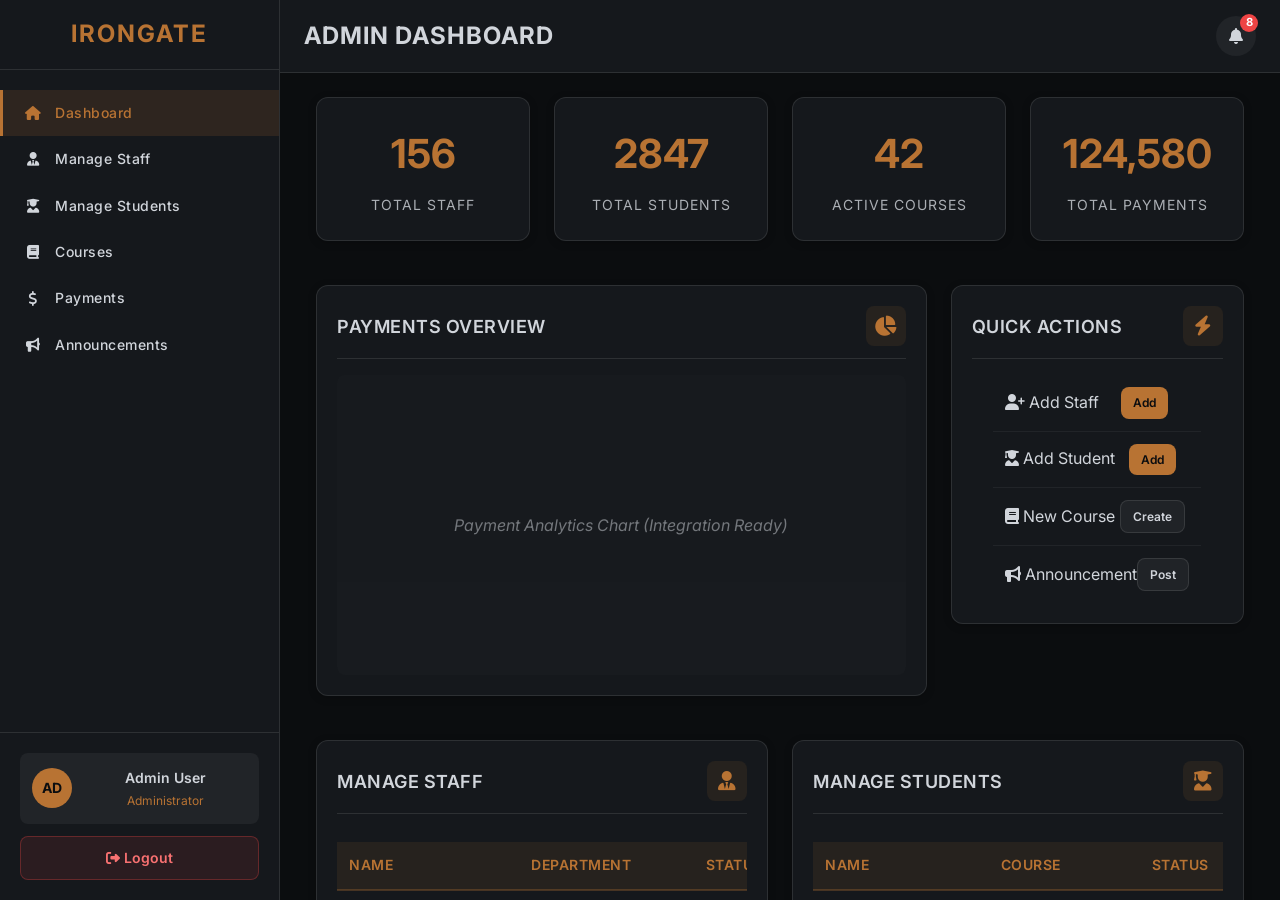
<file: admin-dashboard.html>
<!DOCTYPE html>
<html lang="en">
<head>
    <meta charset="UTF-8">
    <meta name="viewport" content="width=device-width, initial-scale=1.0">
    <title>Admin Dashboard | IronGate University</title>
    
    <!-- Bootstrap CSS -->
    <link href="https://cdn.jsdelivr.net/npm/bootstrap@5.3.0/dist/css/bootstrap.min.css" rel="stylesheet">
    
    <!-- Font Awesome -->
    <link rel="stylesheet" href="https://cdnjs.cloudflare.com/ajax/libs/font-awesome/6.4.0/css/all.min.css">
    
    <!-- Favicon -->
    <link rel="icon" type="image/svg+xml" href="favicon.svg">
    <link rel="apple-touch-icon" href="favicon.svg">
    
    <!-- Google Fonts -->
    <link rel="preconnect" href="https://fonts.googleapis.com">
    <link rel="preconnect" href="https://fonts.gstatic.com" crossorigin>
    <link href="https://fonts.googleapis.com/css2?family=Inter:wght@300;400;500;600;700;800&display=swap" rel="stylesheet">
    
    <!-- Custom CSS -->
    <link rel="stylesheet" href="css/global.css">
    <link rel="stylesheet" href="css/dashboards.css">
</head>
<body class="dashboard-body">
    <div class="sidebar-overlay"></div>
    
    <!-- Sidebar -->
    <aside class="dashboard-sidebar">
        <div class="sidebar-logo" onclick="window.location.href='index.html'">
            <h2>IRONGATE</h2>
        </div>
        
        <nav class="sidebar-nav">
            <a href="admin-dashboard.html" class="sidebar-nav-item active">
                <i class="fas fa-home"></i>
                <span>Dashboard</span>
            </a>
            <a href="#" class="sidebar-nav-item">
                <i class="fas fa-user-tie"></i>
                <span>Manage Staff</span>
            </a>
            <a href="#" class="sidebar-nav-item">
                <i class="fas fa-user-graduate"></i>
                <span>Manage Students</span>
            </a>
            <a href="#" class="sidebar-nav-item">
                <i class="fas fa-book"></i>
                <span>Courses</span>
            </a>
            <a href="#" class="sidebar-nav-item">
                <i class="fas fa-dollar-sign"></i>
                <span>Payments</span>
            </a>
            <a href="#" class="sidebar-nav-item">
                <i class="fas fa-bullhorn"></i>
                <span>Announcements</span>
            </a>
        </nav>
        
        <div class="sidebar-footer">
            <div class="sidebar-user">
                <div class="sidebar-user-avatar">AD</div>
                <div class="sidebar-user-info">
                    <p class="sidebar-user-name">Admin User</p>
                    <p class="sidebar-user-role">Administrator</p>
                </div>
            </div>
            <button class="btn-logout" onclick="window.location.href='index.html'">
                <i class="fas fa-sign-out-alt"></i> Logout
            </button>
        </div>
    </aside>
    
    <!-- Main Content -->
    <main class="dashboard-main">
        <!-- Top Bar -->
        <div class="dashboard-topbar">
            <div>
                <button class="sidebar-toggle"><i class="fas fa-bars"></i></button>
                <h1 class="dashboard-title">Admin Dashboard</h1>
            </div>
            <div class="dashboard-topbar-actions">
                <div class="notification-icon">
                    <i class="fas fa-bell"></i>
                    <span class="notification-badge">8</span>
                </div>
            </div>
        </div>
        
        <!-- Content -->
        <div class="dashboard-content">
            <!-- Stats Row -->
            <div class="row g-4 mb-4">
                <div class="col-md-3 col-sm-6">
                    <div class="dashboard-card stat-card">
                        <div class="stat-number">156</div>
                        <div class="stat-label">Total Staff</div>
                    </div>
                </div>
                <div class="col-md-3 col-sm-6">
                    <div class="dashboard-card stat-card">
                        <div class="stat-number">2,847</div>
                        <div class="stat-label">Total Students</div>
                    </div>
                </div>
                <div class="col-md-3 col-sm-6">
                    <div class="dashboard-card stat-card">
                        <div class="stat-number">42</div>
                        <div class="stat-label">Active Courses</div>
                    </div>
                </div>
                <div class="col-md-3 col-sm-6">
                    <div class="dashboard-card stat-card">
                        <div class="stat-number">$124,580</div>
                        <div class="stat-label">Total Payments</div>
                    </div>
                </div>
            </div>
            
            <!-- Payments Overview & Quick Actions -->
            <div class="row g-4 mb-4">
                <div class="col-lg-8">
                    <div class="dashboard-card">
                        <div class="card-header">
                            <h3 class="card-title">Payments Overview</h3>
                            <div class="card-icon">
                                <i class="fas fa-chart-pie"></i>
                            </div>
                        </div>
                        <div class="chart-container">
                            Payment Analytics Chart (Integration Ready)
                        </div>
                    </div>
                </div>
                <div class="col-lg-4">
                    <div class="dashboard-card">
                        <div class="card-header">
                            <h3 class="card-title">Quick Actions</h3>
                            <div class="card-icon">
                                <i class="fas fa-bolt"></i>
                            </div>
                        </div>
                        <ul class="dashboard-list">
                            <li class="dashboard-list-item">
                                <span><i class="fas fa-user-plus"></i> Add Staff</span>
                                <button class="btn-dashboard btn-primary-dash btn-sm">Add</button>
                            </li>
                            <li class="dashboard-list-item">
                                <span><i class="fas fa-user-graduate"></i> Add Student</span>
                                <button class="btn-dashboard btn-primary-dash btn-sm">Add</button>
                            </li>
                            <li class="dashboard-list-item">
                                <span><i class="fas fa-book"></i> New Course</span>
                                <button class="btn-dashboard btn-secondary-dash btn-sm">Create</button>
                            </li>
                            <li class="dashboard-list-item">
                                <span><i class="fas fa-bullhorn"></i> Announcement</span>
                                <button class="btn-dashboard btn-secondary-dash btn-sm">Post</button>
                            </li>
                        </ul>
                    </div>
                </div>
            </div>
            
            <!-- Manage Staff & Students -->
            <div class="row g-4 mb-4">
                <div class="col-lg-6">
                    <div class="dashboard-card">
                        <div class="card-header">
                            <h3 class="card-title">Manage Staff</h3>
                            <div class="card-icon">
                                <i class="fas fa-user-tie"></i>
                            </div>
                        </div>
                        <div class="table-responsive">
                            <table class="dashboard-table">
                                <thead>
                                    <tr>
                                        <th>Name</th>
                                        <th>Department</th>
                                        <th>Status</th>
                                        <th>Actions</th>
                                    </tr>
                                </thead>
                                <tbody>
                                    <tr>
                                        <td>Dr. Robert Lee</td>
                                        <td>Computer Science</td>
                                        <td><span class="badge badge-success">Active</span></td>
                                        <td>
                                            <button class="btn-dashboard btn-secondary-dash btn-sm">View</button>
                                        </td>
                                    </tr>
                                    <tr>
                                        <td>Prof. Maria Garcia</td>
                                        <td>Mathematics</td>
                                        <td><span class="badge badge-success">Active</span></td>
                                        <td>
                                            <button class="btn-dashboard btn-secondary-dash btn-sm">View</button>
                                        </td>
                                    </tr>
                                    <tr>
                                        <td>Dr. James Wilson</td>
                                        <td>Physics</td>
                                        <td><span class="badge badge-warning">On Leave</span></td>
                                        <td>
                                            <button class="btn-dashboard btn-secondary-dash btn-sm">View</button>
                                        </td>
                                    </tr>
                                    <tr>
                                        <td>Prof. Lisa Anderson</td>
                                        <td>Chemistry</td>
                                        <td><span class="badge badge-success">Active</span></td>
                                        <td>
                                            <button class="btn-dashboard btn-secondary-dash btn-sm">View</button>
                                        </td>
                                    </tr>
                                </tbody>
                            </table>
                        </div>
                    </div>
                </div>
                <div class="col-lg-6">
                    <div class="dashboard-card">
                        <div class="card-header">
                            <h3 class="card-title">Manage Students</h3>
                            <div class="card-icon">
                                <i class="fas fa-user-graduate"></i>
                            </div>
                        </div>
                        <div class="table-responsive">
                            <table class="dashboard-table">
                                <thead>
                                    <tr>
                                        <th>Name</th>
                                        <th>Course</th>
                                        <th>Status</th>
                                        <th>Actions</th>
                                    </tr>
                                </thead>
                                <tbody>
                                    <tr>
                                        <td>Alex Thompson</td>
                                        <td>B.Sc CS</td>
                                        <td><span class="badge badge-success">Active</span></td>
                                        <td>
                                            <button class="btn-dashboard btn-secondary-dash btn-sm">View</button>
                                        </td>
                                    </tr>
                                    <tr>
                                        <td>Emma Martinez</td>
                                        <td>B.Sc Math</td>
                                        <td><span class="badge badge-success">Active</span></td>
                                        <td>
                                            <button class="btn-dashboard btn-secondary-dash btn-sm">View</button>
                                        </td>
                                    </tr>
                                    <tr>
                                        <td>David Chen</td>
                                        <td>B.Sc Physics</td>
                                        <td><span class="badge badge-warning">Pending</span></td>
                                        <td>
                                            <button class="btn-dashboard btn-secondary-dash btn-sm">View</button>
                                        </td>
                                    </tr>
                                    <tr>
                                        <td>Sophia Brown</td>
                                        <td>B.Sc CS</td>
                                        <td><span class="badge badge-success">Active</span></td>
                                        <td>
                                            <button class="btn-dashboard btn-secondary-dash btn-sm">View</button>
                                        </td>
                                    </tr>
                                </tbody>
                            </table>
                        </div>
                    </div>
                </div>
            </div>
            
            <!-- Courses & Announcements -->
            <div class="row g-4">
                <div class="col-lg-7">
                    <div class="dashboard-card">
                        <div class="card-header">
                            <h3 class="card-title">Courses</h3>
                            <div class="card-icon">
                                <i class="fas fa-book"></i>
                            </div>
                        </div>
                        <div class="table-responsive">
                            <table class="dashboard-table">
                                <thead>
                                    <tr>
                                        <th>Course Code</th>
                                        <th>Course Name</th>
                                        <th>Instructor</th>
                                        <th>Students</th>
                                        <th>Status</th>
                                    </tr>
                                </thead>
                                <tbody>
                                    <tr>
                                        <td>CS101</td>
                                        <td>Introduction to Programming</td>
                                        <td>Dr. Robert Lee</td>
                                        <td>120</td>
                                        <td><span class="badge badge-success">Active</span></td>
                                    </tr>
                                    <tr>
                                        <td>MATH201</td>
                                        <td>Calculus II</td>
                                        <td>Prof. Maria Garcia</td>
                                        <td>95</td>
                                        <td><span class="badge badge-success">Active</span></td>
                                    </tr>
                                    <tr>
                                        <td>PHYS301</td>
                                        <td>Quantum Mechanics</td>
                                        <td>Dr. James Wilson</td>
                                        <td>45</td>
                                        <td><span class="badge badge-warning">On Hold</span></td>
                                    </tr>
                                    <tr>
                                        <td>CHEM201</td>
                                        <td>Organic Chemistry</td>
                                        <td>Prof. Lisa Anderson</td>
                                        <td>78</td>
                                        <td><span class="badge badge-success">Active</span></td>
                                    </tr>
                                </tbody>
                            </table>
                        </div>
                    </div>
                </div>
                <div class="col-lg-5">
                    <div class="dashboard-card">
                        <div class="card-header">
                            <h3 class="card-title">Announcements</h3>
                            <div class="card-icon">
                                <i class="fas fa-bullhorn"></i>
                            </div>
                        </div>
                        <ul class="dashboard-list">
                            <li class="dashboard-list-item">
                                <div>
                                    <strong>Semester Registration Open</strong>
                                    <p class="text-muted mb-0" style="font-size: 0.75rem;">2 hours ago</p>
                                </div>
                                <span class="badge badge-info">New</span>
                            </li>
                            <li class="dashboard-list-item">
                                <div>
                                    <strong>Exam Schedule Released</strong>
                                    <p class="text-muted mb-0" style="font-size: 0.75rem;">1 day ago</p>
                                </div>
                                <span class="badge badge-success">Published</span>
                            </li>
                            <li class="dashboard-list-item">
                                <div>
                                    <strong>Holiday Notice</strong>
                                    <p class="text-muted mb-0" style="font-size: 0.75rem;">3 days ago</p>
                                </div>
                                <span class="badge badge-success">Published</span>
                            </li>
                            <li class="dashboard-list-item">
                                <div>
                                    <strong>Library Hours Updated</strong>
                                    <p class="text-muted mb-0" style="font-size: 0.75rem;">5 days ago</p>
                                </div>
                                <span class="badge badge-success">Published</span>
                            </li>
                        </ul>
                    </div>
                </div>
            </div>
        </div>
    </main>
    
    <!-- Bootstrap JS -->
    <script src="https://cdn.jsdelivr.net/npm/bootstrap@5.3.0/dist/js/bootstrap.bundle.min.js"></script>
    <!-- Custom JS -->
    <script src="js/dashboards.js"></script>
</body>
</html>
</file>
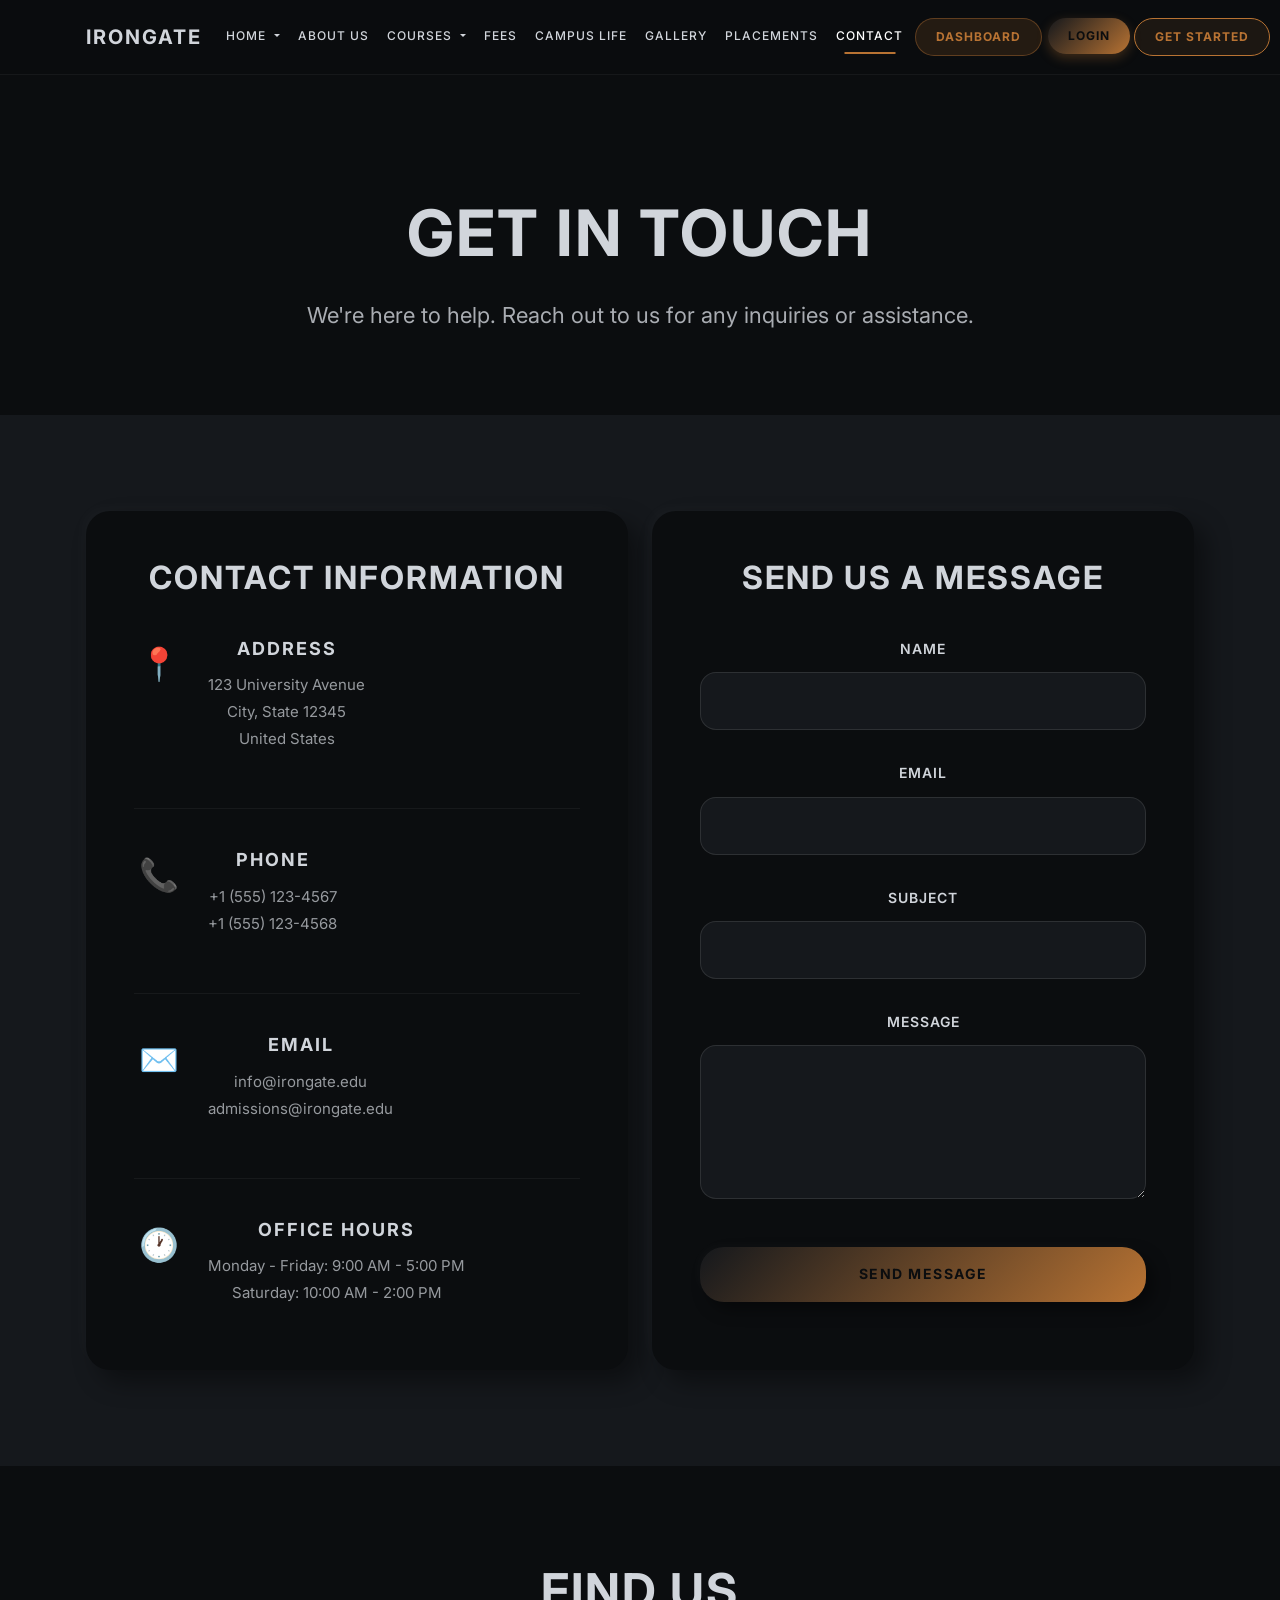
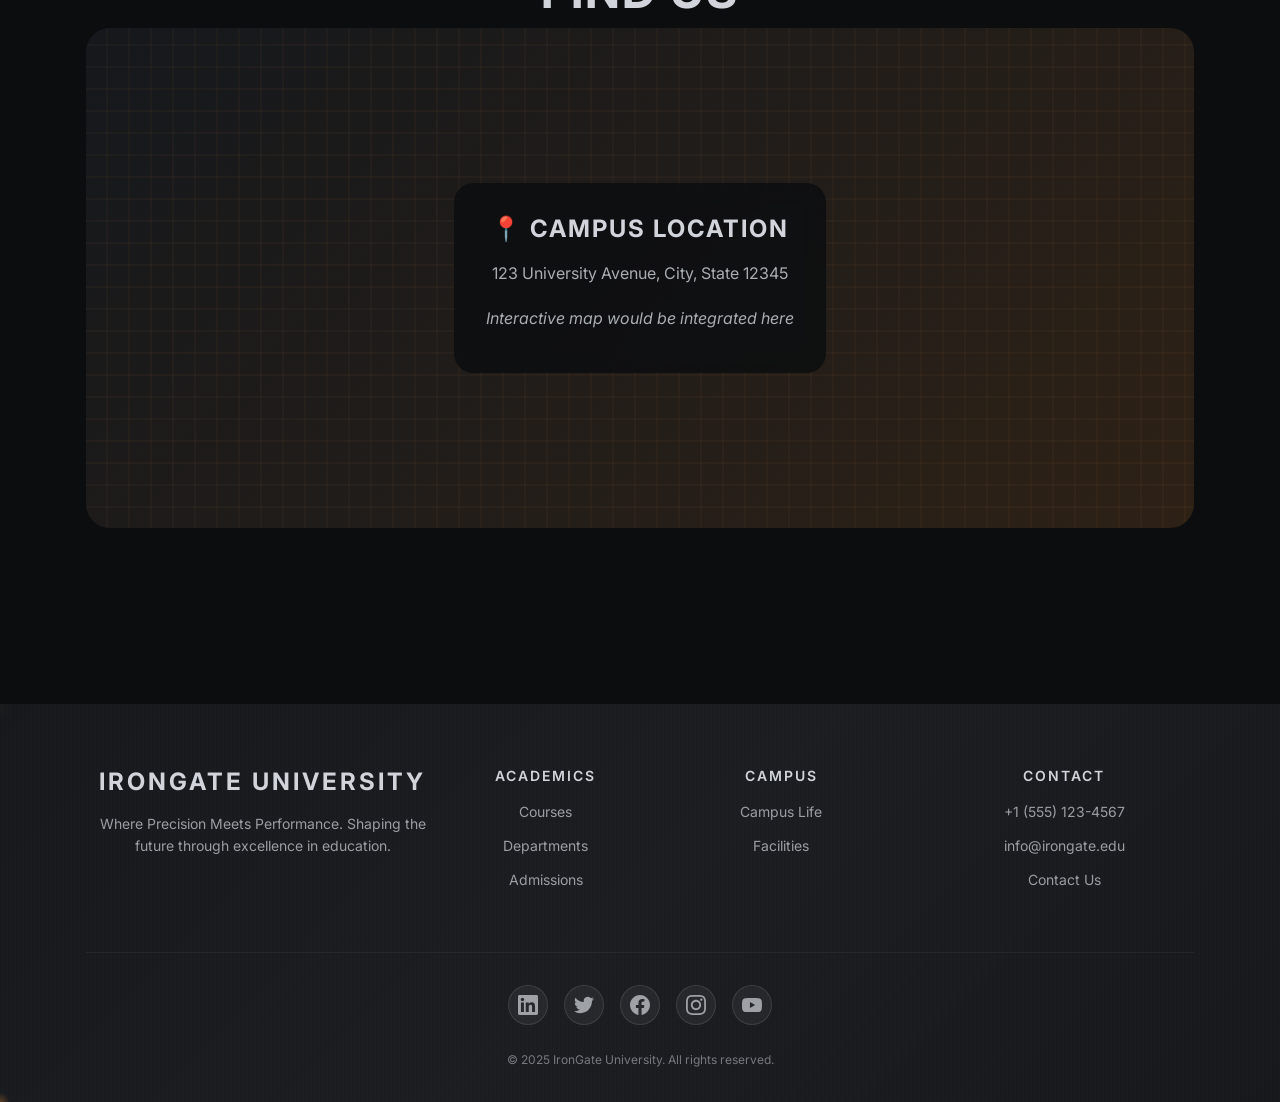
<file: contact.html>
<!DOCTYPE html>
<html lang="en">
<head>
    <meta charset="UTF-8">
    <meta name="viewport" content="width=device-width, initial-scale=1.0">
    <meta name="description" content="Contact IronGate University">
    <title>Contact Us | IronGate University</title>
    
    <!-- Bootstrap CSS -->
    <link href="https://cdn.jsdelivr.net/npm/bootstrap@5.3.0/dist/css/bootstrap.min.css" rel="stylesheet">
    
    <!-- Google Fonts -->
    <link rel="icon" type="image/svg+xml" href="favicon.svg">
    <link rel="apple-touch-icon" href="favicon.svg">
    <link rel="preconnect" href="https://fonts.googleapis.com">
    <link rel="preconnect" href="https://fonts.gstatic.com" crossorigin>
    <link href="https://fonts.googleapis.com/css2?family=Inter:wght@300;400;500;600;700;800&family=Playfair+Display:ital,wght@0,400;0,700;1,400&family=IBM+Plex+Mono:wght@300;400;500&display=swap" rel="stylesheet">
    
    <!-- Custom CSS -->
    <link rel="stylesheet" href="css/global.css">
    <link rel="stylesheet" href="css/header.css">
    <link rel="stylesheet" href="css/footer.css">
    <link rel="stylesheet" href="css/contact.css">
</head>
<body>
    <!-- Header -->
    <nav class="navbar navbar-expand-lg navbar-dark fixed-top">
        <div class="container">
            <a class="navbar-brand" href="index.html">IRONGATE</a>
            <button class="navbar-toggler" type="button" data-bs-toggle="collapse" data-bs-target="#navbarNav">
                <span class="navbar-toggler-icon"></span>
            </button>
            <div class="collapse navbar-collapse" id="navbarNav">
                <ul class="navbar-nav ms-auto">
                    <!-- Home Dropdown -->
                    <li class="nav-item dropdown">
                        <a class="nav-link dropdown-toggle" href="#" id="homeDropdown" role="button" data-bs-toggle="dropdown">
                            HOME
                        </a>
                        <ul class="dropdown-menu">
                            <li><a class="dropdown-item" href="index.html">HOME</a></li>
                            <li><a class="dropdown-item" href="home2.html">HOME 2</a></li>
                        </ul>
                    </li>
                    <li class="nav-item"><a class="nav-link" href="about.html">ABOUT US</a></li>
                    
                    <!-- Courses Dropdown -->
                    <li class="nav-item dropdown">
                        <a class="nav-link dropdown-toggle" href="#" id="coursesDropdown" role="button" data-bs-toggle="dropdown">
                            COURSES
                        </a>
                        <ul class="dropdown-menu">
                            <li><a class="dropdown-item" href="courses.html">COURSES</a></li>
                            <li><a class="dropdown-item" href="departments.html">DEPARTMENTS</a></li>
                        </ul>
                    </li>
                    
                    <li class="nav-item"><a class="nav-link" href="fees-scholarships.html">FEES</a></li>
                    <li class="nav-item"><a class="nav-link" href="campus-life.html">CAMPUS LIFE</a></li>
                    <li class="nav-item"><a class="nav-link" href="gallery.html">GALLERY</a></li>
                    <li class="nav-item"><a class="nav-link" href="placements.html">PLACEMENTS</a></li>
                    <li class="nav-item"><a class="nav-link active" href="contact.html">CONTACT</a></li>
                    
                    <li class="nav-item">
                        <a class="nav-link btn-dashboard-nav" href="student-dashboard.html">DASHBOARD</a>
                    </li>
                    
                    <li class="nav-item">
                        <a class="nav-link btn-login" href="login.html">LOGIN</a>
                    </li>
                    <li class="nav-item">
                        <a class="nav-link btn-register" href="register.html">GET STARTED</a>
                    </li>
                    
                </ul>
            </div>
        </div>
    </nav>

    <!-- Contact Hero -->
    <section class="contact-hero">
        <div class="container">
            <h1 class="page-title">GET IN TOUCH</h1>
            <p class="hero-text">We're here to help. Reach out to us for any inquiries or assistance.</p>
        </div>
    </section>

    <!-- Contact Section -->
    <section class="contact-section">
        <div class="container">
            <div class="row g-4">
                <div class="col-lg-6">
                    <div class="contact-info-card">
                        <h2>CONTACT INFORMATION</h2>
                        <div class="contact-item">
                            <div class="contact-icon">📍</div>
                            <div class="contact-details">
                                <h4>ADDRESS</h4>
                                <p>123 University Avenue<br>City, State 12345<br>United States</p>
                            </div>
                        </div>
                        <div class="contact-item">
                            <div class="contact-icon">📞</div>
                            <div class="contact-details">
                                <h4>PHONE</h4>
                                <p>+1 (555) 123-4567<br>+1 (555) 123-4568</p>
                            </div>
                        </div>
                        <div class="contact-item">
                            <div class="contact-icon">✉️</div>
                            <div class="contact-details">
                                <h4>EMAIL</h4>
                                <p>info@irongate.edu<br>admissions@irongate.edu</p>
                            </div>
                        </div>
                        <div class="contact-item">
                            <div class="contact-icon">🕐</div>
                            <div class="contact-details">
                                <h4>OFFICE HOURS</h4>
                                <p>Monday - Friday: 9:00 AM - 5:00 PM<br>Saturday: 10:00 AM - 2:00 PM</p>
                            </div>
                        </div>
                    </div>
                </div>
                <div class="col-lg-6">
                    <div class="contact-form-card">
                        <h2>SEND US A MESSAGE</h2>
                        <form id="contactForm">
                            <div class="form-group">
                                <label>Name</label>
                                <input type="text" class="form-control" required>
                            </div>
                            <div class="form-group">
                                <label>Email</label>
                                <input type="email" class="form-control" required>
                            </div>
                            <div class="form-group">
                                <label>Subject</label>
                                <input type="text" class="form-control" required>
                            </div>
                            <div class="form-group">
                                <label>Message</label>
                                <textarea class="form-control" rows="5" required></textarea>
                            </div>
                            <button type="submit" class="btn-neo btn-neo-primary">SEND MESSAGE</button>
                        </form>
                    </div>
                </div>
            </div>
        </div>
    </section>

    <!-- Map Section -->
    <section class="map-section">
        <div class="container">
            <h2 class="section-title">FIND US</h2>
            <div class="map-container">
                <div class="map-placeholder">
                    <div class="map-content">
                        <h3>📍 CAMPUS LOCATION</h3>
                        <p>123 University Avenue, City, State 12345</p>
                        <p class="map-note">Interactive map would be integrated here</p>
                    </div>
                </div>
            </div>
        </div>
    </section>

    <!-- Footer -->
    <footer class="footer">
        <div class="footer-background"></div>
        <div class="container">
            <div class="row g-4">
                <div class="col-lg-4 col-md-6">
                    <h4 class="footer-title">IRONGATE UNIVERSITY</h4>
                    <p class="footer-text">Where Precision Meets Performance. Shaping the future through excellence in education.</p>
                </div>
                <div class="col-lg-2 col-md-6">
                    <h5 class="footer-heading">ACADEMICS</h5>
                    <ul class="footer-links">
                        <li><a href="courses.html">Courses</a></li>
                        <li><a href="departments.html">Departments</a></li>
                        <li><a href="admissions.html">Admissions</a></li>
                    </ul>
                </div>
                <div class="col-lg-3 col-md-6">
                    <h5 class="footer-heading">CAMPUS</h5>
                    <ul class="footer-links">
                        <li><a href="campus-life.html">Campus Life</a></li>
                        <li><a href="facilities.html">Facilities</a></li>
                    </ul>
                </div>
                <div class="col-lg-3 col-md-6">
                    <h5 class="footer-heading">CONTACT</h5>
                    <ul class="footer-links">
                        <li>+1 (555) 123-4567</li>
                        <li>info@irongate.edu</li>
                        <li><a href="contact.html">Contact Us</a></li>
                    </ul>
                </div>
            </div>
            <div class="footer-bottom">
                <div class="social-icons">
                    <a href="#" class="social-icon" aria-label="LinkedIn">
                        <svg viewBox="0 0 24 24" fill="currentColor">
                            <path d="M20.447 20.452h-3.554v-5.569c0-1.328-.027-3.037-1.852-3.037-1.853 0-2.136 1.445-2.136 2.939v5.667H9.351V9h3.414v1.561h.046c.477-.9 1.637-1.85 3.37-1.85 3.601 0 4.267 2.37 4.267 5.455v6.286zM5.337 7.433c-1.144 0-2.063-.926-2.063-2.065 0-1.138.92-2.063 2.063-2.063 1.14 0 2.064.925 2.064 2.063 0 1.139-.925 2.065-2.064 2.065zm1.782 13.019H3.555V9h3.564v11.452zM22.225 0H1.771C.792 0 0 .774 0 1.729v20.542C0 23.227.792 24 1.771 24h20.451C23.2 24 24 23.227 24 22.271V1.729C24 .774 23.2 0 22.222 0h.003z"/>
                        </svg>
                    </a>
                    <a href="#" class="social-icon" aria-label="Twitter">
                        <svg viewBox="0 0 24 24" fill="currentColor">
                            <path d="M23.953 4.57a10 10 0 01-2.825.775 4.958 4.958 0 002.163-2.723c-.951.555-2.005.959-3.127 1.184a4.92 4.92 0 00-8.384 4.482C7.69 8.095 4.067 6.13 1.64 3.162a4.822 4.822 0 00-.666 2.475c0 1.71.87 3.213 2.188 4.096a4.904 4.904 0 01-2.228-.616v.06a4.923 4.923 0 003.946 4.827 4.996 4.996 0 01-2.212.085 4.936 4.936 0 004.604 3.417 9.867 9.867 0 01-6.102 2.105c-.39 0-.779-.023-1.17-.067a13.995 13.995 0 007.557 2.209c9.053 0 13.998-7.496 13.998-13.985 0-.21 0-.42-.015-.63A9.935 9.935 0 0024 4.59z"/>
                        </svg>
                    </a>
                    <a href="#" class="social-icon" aria-label="Facebook">
                        <svg viewBox="0 0 24 24" fill="currentColor">
                            <path d="M24 12.073c0-6.627-5.373-12-12-12s-12 5.373-12 12c0 5.99 4.388 10.954 10.125 11.854v-8.385H7.078v-3.47h3.047V9.43c0-3.007 1.792-4.669 4.533-4.669 1.312 0 2.686.235 2.686.235v2.953H15.83c-1.491 0-1.956.925-1.956 1.874v2.25h3.328l-.532 3.47h-2.796v8.385C19.612 23.027 24 18.062 24 12.073z"/>
                        </svg>
                    </a>
                    <a href="#" class="social-icon" aria-label="Instagram">
                        <svg viewBox="0 0 24 24" fill="currentColor">
                            <path d="M12 2.163c3.204 0 3.584.012 4.85.07 3.252.148 4.771 1.691 4.919 4.919.058 1.265.069 1.645.069 4.849 0 3.205-.012 3.584-.069 4.849-.149 3.225-1.664 4.771-4.919 4.919-1.266.058-1.644.07-4.85.07-3.204 0-3.584-.012-4.849-.07-3.26-.149-4.771-1.699-4.919-4.92-.058-1.265-.07-1.644-.07-4.849 0-3.204.013-3.583.07-4.849.149-3.227 1.664-4.771 4.919-4.919 1.266-.057 1.645-.069 4.849-.069zm0-2.163c-3.259 0-3.667.014-4.947.072-4.358.2-6.78 2.618-6.98 6.98-.059 1.281-.073 1.689-.073 4.948 0 3.259.014 3.668.072 4.948.2 4.358 2.618 6.78 6.98 6.98 1.281.058 1.689.072 4.948.072 3.259 0 3.668-.014 4.948-.072 4.354-.2 6.782-2.618 6.979-6.98.059-1.28.073-1.689.073-4.948 0-3.259-.014-3.667-.072-4.947-.196-4.354-2.617-6.78-6.979-6.98-1.281-.059-1.69-.073-4.949-.073zm0 5.838c-3.403 0-6.162 2.759-6.162 6.162s2.759 6.163 6.162 6.163 6.162-2.759 6.162-6.163c0-3.403-2.759-6.162-6.162-6.162zm0 10.162c-2.209 0-4-1.79-4-4 0-2.209 1.791-4 4-4s4 1.791 4 4c0 2.21-1.791 4-4 4zm6.406-11.845c-.796 0-1.441.645-1.441 1.44s.645 1.44 1.441 1.44c.795 0 1.439-.645 1.439-1.44s-.644-1.44-1.439-1.44z"/>
                        </svg>
                    </a>
                    <a href="#" class="social-icon" aria-label="YouTube">
                        <svg viewBox="0 0 24 24" fill="currentColor">
                            <path d="M23.498 6.186a3.016 3.016 0 0 0-2.122-2.136C19.505 3.545 12 3.545 12 3.545s-7.505 0-9.377.505A3.017 3.017 0 0 0 .502 6.186C0 8.07 0 12 0 12s0 3.93.502 5.814a3.016 3.016 0 0 0 2.122 2.136c1.871.505 9.376.505 9.376.505s7.505 0 9.377-.505a3.015 3.015 0 0 0 2.122-2.136C24 15.93 24 12 24 12s0-3.93-.502-5.814zM9.545 15.568V8.432L15.818 12l-6.273 3.568z"/>
                        </svg>
                    </a>
                </div>
                <p>&copy; 2025 IronGate University. All rights reserved.</p>
            </div>
        </div>
    </footer>

    <!-- Cursor Glow Effect -->
    <div class="cursor-glow" id="cursor-glow"></div>

    <!-- Bootstrap JS -->
    <script src="https://cdn.jsdelivr.net/npm/bootstrap@5.3.0/dist/js/bootstrap.bundle.min.js"></script>
    
    <!-- Prevent Bootstrap Dropdowns on Mobile/Tablet -->
    <script>
        (function() {
            // Function to disable Bootstrap dropdowns on mobile/tablet
            // IMPORTANT: Only affects dropdown-toggle, NOT navbar-toggler (hamburger menu)
            function disableBootstrapDropdowns() {
                if (window.innerWidth <= 991) {
                    document.querySelectorAll('.dropdown-toggle').forEach(function(toggle) {
                        if (toggle.classList.contains('navbar-toggler')) {
                            return;
                        }
                        toggle.removeAttribute('data-bs-toggle');
                        toggle.removeAttribute('data-bs-auto-close');
                        toggle.setAttribute('data-mobile-dropdown', 'true');
                        if (toggle.getAttribute('href') === '#') {
                            toggle.setAttribute('href', 'javascript:void(0);');
                        }
                        try {
                            if (typeof bootstrap !== 'undefined' && bootstrap.Dropdown) {
                                const instance = bootstrap.Dropdown.getInstance(toggle);
                                if (instance) {
                                    instance.dispose();
                                }
                            }
                        } catch(e) {}
                    });
                }
            }
            
            function ensureHamburgerMenuWorks() {
                const navbarToggler = document.querySelector('.navbar-toggler');
                if (navbarToggler) {
                    if (!navbarToggler.hasAttribute('data-bs-toggle') || navbarToggler.getAttribute('data-bs-toggle') !== 'collapse') {
                        navbarToggler.setAttribute('data-bs-toggle', 'collapse');
                    }
                    if (!navbarToggler.hasAttribute('data-bs-target')) {
                        navbarToggler.setAttribute('data-bs-target', '#navbarNav');
                    }
                    if (!navbarToggler.hasAttribute('aria-controls')) {
                        navbarToggler.setAttribute('aria-controls', 'navbarNav');
                    }
                    if (!navbarToggler.hasAttribute('aria-expanded')) {
                        navbarToggler.setAttribute('aria-expanded', 'false');
                    }
                    navbarToggler.setAttribute('type', 'button');
                    navbarToggler.style.pointerEvents = 'auto';
                    navbarToggler.style.cursor = 'pointer';
                }
            }
            
            ensureHamburgerMenuWorks();
            disableBootstrapDropdowns();
            
            if (document.readyState === 'loading') {
                document.addEventListener('DOMContentLoaded', function() {
                    ensureHamburgerMenuWorks();
                    disableBootstrapDropdowns();
                    setTimeout(function() {
                        ensureHamburgerMenuWorks();
                        disableBootstrapDropdowns();
                    }, 200);
                });
            } else {
                ensureHamburgerMenuWorks();
                disableBootstrapDropdowns();
                setTimeout(function() {
                    ensureHamburgerMenuWorks();
                    disableBootstrapDropdowns();
                }, 200);
            }
            
            window.addEventListener('load', function() {
                setTimeout(function() {
                    ensureHamburgerMenuWorks();
                    disableBootstrapDropdowns();
                }, 100);
                setTimeout(function() {
                    ensureHamburgerMenuWorks();
                    disableBootstrapDropdowns();
                }, 300);
            });
            
            let resizeTimer;
            window.addEventListener('resize', function() {
                clearTimeout(resizeTimer);
                resizeTimer = setTimeout(function() {
                    ensureHamburgerMenuWorks();
                    disableBootstrapDropdowns();
                }, 100);
            });
            
            if (typeof bootstrap !== 'undefined' && bootstrap.Dropdown) {
                const originalGetInstance = bootstrap.Dropdown.getInstance;
                bootstrap.Dropdown.getInstance = function(element) {
                    if (element && element.classList.contains('navbar-toggler')) {
                        return originalGetInstance.call(this, element);
                    }
                    if (window.innerWidth <= 991) {
                        const toggle = element;
                        if (toggle && toggle.hasAttribute('data-mobile-dropdown')) {
                            return null;
                        }
                    }
                    return originalGetInstance.call(this, element);
                };
            }
        })();
    </script>
    
    <!-- Custom JS -->
    <script src="js/main.js"></script>
    <script>
        document.getElementById('contactForm').addEventListener('submit', function(e) {
            e.preventDefault();
            alert('Thank you for your message! We will get back to you soon.');
        });
    </script>
</body>
</html>
</file>
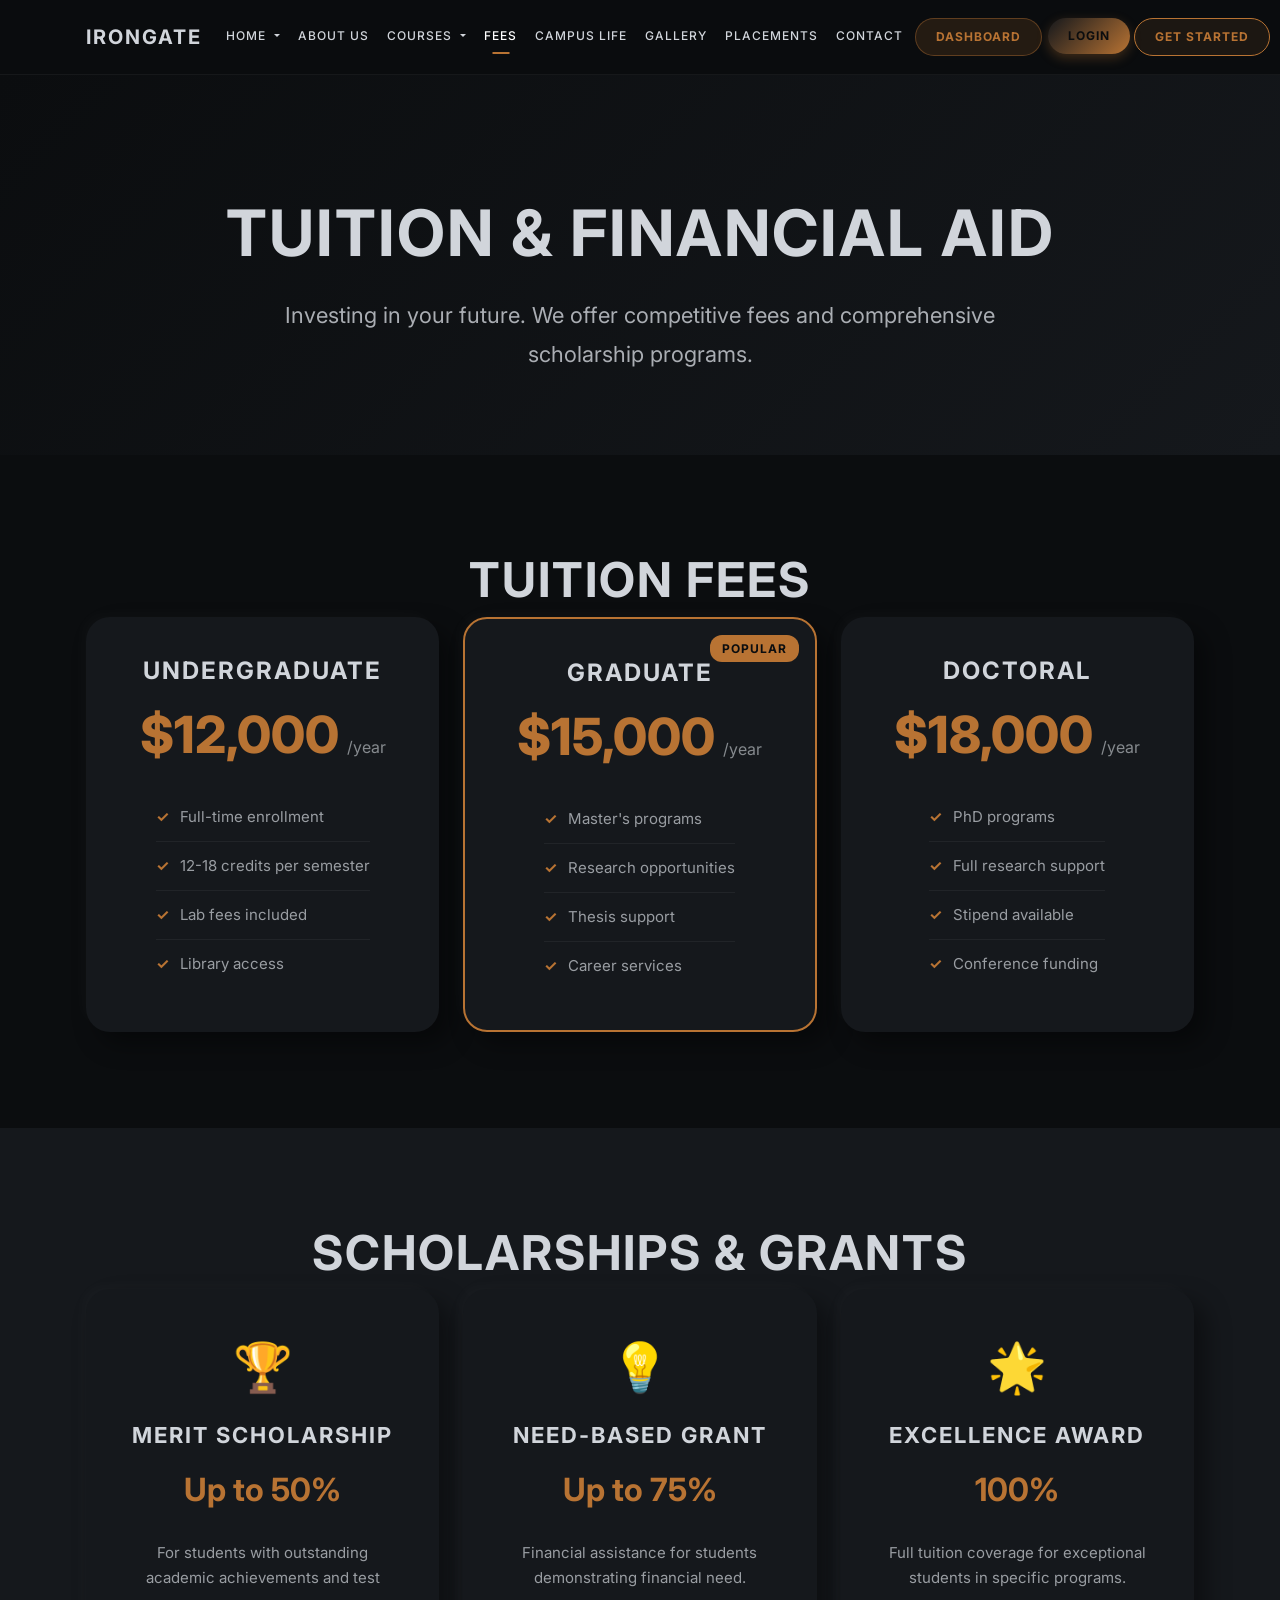
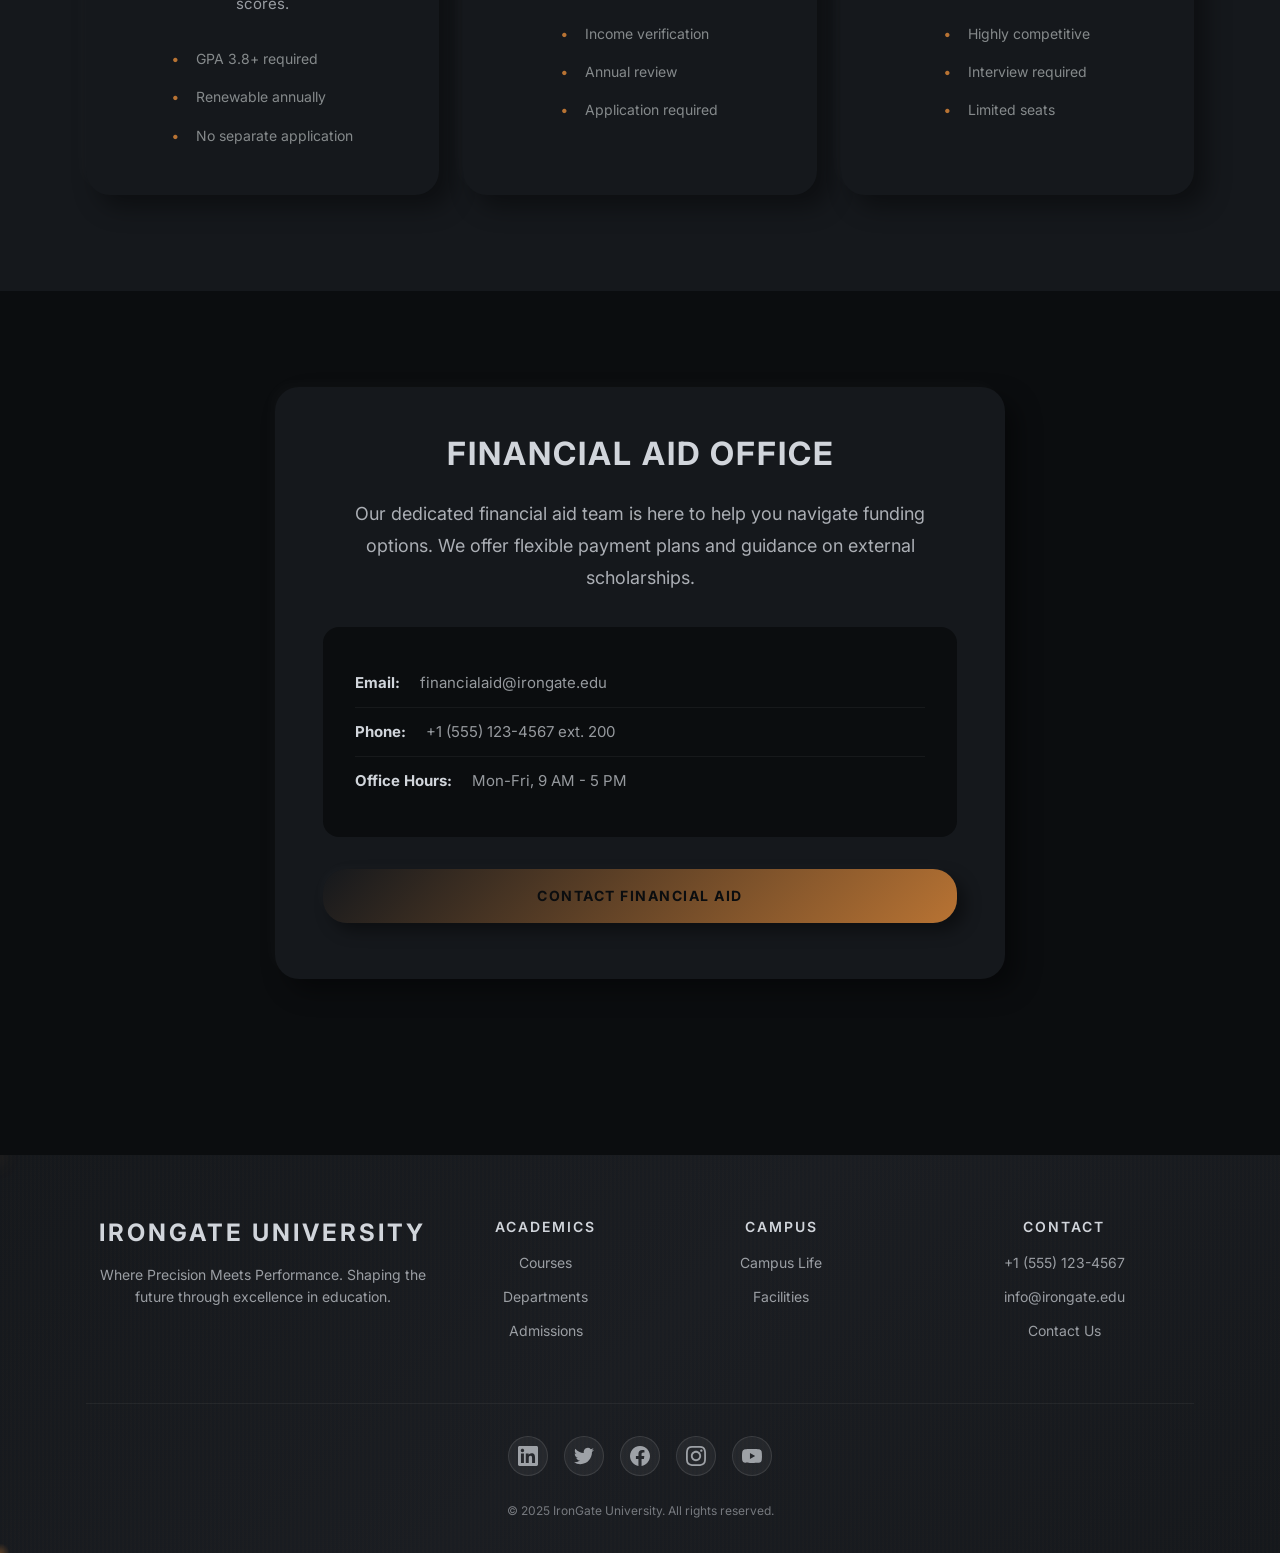
<file: fees-scholarships.html>
<!DOCTYPE html>
<html lang="en">
<head>
    <meta charset="UTF-8">
    <meta name="viewport" content="width=device-width, initial-scale=1.0">
    <meta name="description" content="Fees & Scholarships at IronGate University">
    <title>Fees & Scholarships | IronGate University</title>
    
    <!-- Bootstrap CSS -->
    <link href="https://cdn.jsdelivr.net/npm/bootstrap@5.3.0/dist/css/bootstrap.min.css" rel="stylesheet">
    
    <!-- Google Fonts -->
    <link rel="icon" type="image/svg+xml" href="favicon.svg">
    <link rel="apple-touch-icon" href="favicon.svg">
    <link rel="preconnect" href="https://fonts.googleapis.com">
    <link rel="preconnect" href="https://fonts.gstatic.com" crossorigin>
    <link href="https://fonts.googleapis.com/css2?family=Inter:wght@300;400;500;600;700;800&family=Playfair+Display:ital,wght@0,400;0,700;1,400&family=IBM+Plex+Mono:wght@300;400;500&display=swap" rel="stylesheet">
    
    <!-- Custom CSS -->
    <link rel="stylesheet" href="css/global.css">
    <link rel="stylesheet" href="css/header.css">
    <link rel="stylesheet" href="css/footer.css">
    <link rel="stylesheet" href="css/fees-scholarships.css">
</head>
<body>
    <!-- Header -->
    <nav class="navbar navbar-expand-lg navbar-dark fixed-top">
        <div class="container">
            <a class="navbar-brand" href="index.html">IRONGATE</a>
            <button class="navbar-toggler" type="button" data-bs-toggle="collapse" data-bs-target="#navbarNav">
                <span class="navbar-toggler-icon"></span>
            </button>
            <div class="collapse navbar-collapse" id="navbarNav">
                <ul class="navbar-nav ms-auto">
                    <!-- Home Dropdown -->
                    <li class="nav-item dropdown">
                        <a class="nav-link dropdown-toggle" href="#" id="homeDropdown" role="button" data-bs-toggle="dropdown">
                            HOME
                        </a>
                        <ul class="dropdown-menu">
                            <li><a class="dropdown-item" href="index.html">HOME</a></li>
                            <li><a class="dropdown-item" href="home2.html">HOME 2</a></li>
                        </ul>
                    </li>
                    <li class="nav-item"><a class="nav-link" href="about.html">ABOUT US</a></li>
                    
                    <!-- Courses Dropdown -->
                    <li class="nav-item dropdown">
                        <a class="nav-link dropdown-toggle" href="#" id="coursesDropdown" role="button" data-bs-toggle="dropdown">
                            COURSES
                        </a>
                        <ul class="dropdown-menu">
                            <li><a class="dropdown-item" href="courses.html">COURSES</a></li>
                            <li><a class="dropdown-item" href="departments.html">DEPARTMENTS</a></li>
                        </ul>
                    </li>
                    
                    <li class="nav-item"><a class="nav-link active" href="fees-scholarships.html">FEES</a></li>
                    <li class="nav-item"><a class="nav-link" href="campus-life.html">CAMPUS LIFE</a></li>
                    <li class="nav-item"><a class="nav-link" href="gallery.html">GALLERY</a></li>
                    <li class="nav-item"><a class="nav-link" href="placements.html">PLACEMENTS</a></li>
                    <li class="nav-item"><a class="nav-link" href="contact.html">CONTACT</a></li>
                    
                    <li class="nav-item">
                        <a class="nav-link btn-dashboard-nav" href="student-dashboard.html">DASHBOARD</a>
                    </li>
                    
                    <li class="nav-item">
                        <a class="nav-link btn-login" href="login.html">LOGIN</a>
                    </li>
                    <li class="nav-item">
                        <a class="nav-link btn-register" href="register.html">GET STARTED</a>
                    </li>
                    
                </ul>
            </div>
        </div>
    </nav>

    <!-- Fees Hero -->
    <section class="fees-hero">
        <div class="container">
            <h1 class="page-title">TUITION & FINANCIAL AID</h1>
            <p class="hero-subtitle">Investing in your future. We offer competitive fees and comprehensive scholarship programs.</p>
        </div>
    </section>

    <!-- Tuition Fees -->
    <section class="tuition-section">
        <div class="container">
            <h2 class="section-title">TUITION FEES</h2>
            <div class="row g-4">
                <div class="col-md-6 col-lg-4">
                    <div class="neo-card fee-card">
                        <h3>UNDERGRADUATE</h3>
                        <div class="fee-amount">$12,000<span>/year</span></div>
                        <ul class="fee-details">
                            <li>Full-time enrollment</li>
                            <li>12-18 credits per semester</li>
                            <li>Lab fees included</li>
                            <li>Library access</li>
                        </ul>
                    </div>
                </div>
                <div class="col-md-6 col-lg-4">
                    <div class="neo-card fee-card featured">
                        <div class="fee-badge">POPULAR</div>
                        <h3>GRADUATE</h3>
                        <div class="fee-amount">$15,000<span>/year</span></div>
                        <ul class="fee-details">
                            <li>Master's programs</li>
                            <li>Research opportunities</li>
                            <li>Thesis support</li>
                            <li>Career services</li>
                        </ul>
                    </div>
                </div>
                <div class="col-md-6 col-lg-4">
                    <div class="neo-card fee-card">
                        <h3>DOCTORAL</h3>
                        <div class="fee-amount">$18,000<span>/year</span></div>
                        <ul class="fee-details">
                            <li>PhD programs</li>
                            <li>Full research support</li>
                            <li>Stipend available</li>
                            <li>Conference funding</li>
                        </ul>
                    </div>
                </div>
            </div>
        </div>
    </section>

    <!-- Scholarships -->
    <section class="scholarships-section">
        <div class="container">
            <h2 class="section-title">SCHOLARSHIPS & GRANTS</h2>
            <div class="row g-4">
                <div class="col-md-6 col-lg-4">
                    <div class="neo-card scholarship-card">
                        <div class="scholarship-icon">🏆</div>
                        <h3>MERIT SCHOLARSHIP</h3>
                        <div class="scholarship-amount">Up to 50%</div>
                        <p>For students with outstanding academic achievements and test scores.</p>
                        <ul>
                            <li>GPA 3.8+ required</li>
                            <li>Renewable annually</li>
                            <li>No separate application</li>
                        </ul>
                    </div>
                </div>
                <div class="col-md-6 col-lg-4">
                    <div class="neo-card scholarship-card">
                        <div class="scholarship-icon">💡</div>
                        <h3>NEED-BASED GRANT</h3>
                        <div class="scholarship-amount">Up to 75%</div>
                        <p>Financial assistance for students demonstrating financial need.</p>
                        <ul>
                            <li>Income verification</li>
                            <li>Annual review</li>
                            <li>Application required</li>
                        </ul>
                    </div>
                </div>
                <div class="col-md-6 col-lg-4">
                    <div class="neo-card scholarship-card">
                        <div class="scholarship-icon">🌟</div>
                        <h3>EXCELLENCE AWARD</h3>
                        <div class="scholarship-amount">100%</div>
                        <p>Full tuition coverage for exceptional students in specific programs.</p>
                        <ul>
                            <li>Highly competitive</li>
                            <li>Interview required</li>
                            <li>Limited seats</li>
                        </ul>
                    </div>
                </div>
            </div>
        </div>
    </section>

    <!-- Financial Aid Info -->
    <section class="aid-info-section">
        <div class="container">
            <div class="row">
                <div class="col-lg-8 mx-auto">
                    <div class="aid-info-card">
                        <h2>FINANCIAL AID OFFICE</h2>
                        <p>Our dedicated financial aid team is here to help you navigate funding options. We offer flexible payment plans and guidance on external scholarships.</p>
                        <div class="aid-contact">
                            <div class="contact-item">
                                <strong>Email:</strong> financialaid@irongate.edu
                            </div>
                            <div class="contact-item">
                                <strong>Phone:</strong> +1 (555) 123-4567 ext. 200
                            </div>
                            <div class="contact-item">
                                <strong>Office Hours:</strong> Mon-Fri, 9 AM - 5 PM
                            </div>
                        </div>
                        <a href="contact.html" class="btn-neo btn-neo-primary">CONTACT FINANCIAL AID</a>
                    </div>
                </div>
            </div>
        </div>
    </section>

    <!-- Footer -->
    <footer class="footer">
        <div class="footer-background"></div>
        <div class="container">
            <div class="row g-4">
                <div class="col-lg-4 col-md-6">
                    <h4 class="footer-title">IRONGATE UNIVERSITY</h4>
                    <p class="footer-text">Where Precision Meets Performance. Shaping the future through excellence in education.</p>
                </div>
                <div class="col-lg-2 col-md-6">
                    <h5 class="footer-heading">ACADEMICS</h5>
                    <ul class="footer-links">
                        <li><a href="courses.html">Courses</a></li>
                        <li><a href="departments.html">Departments</a></li>
                        <li><a href="admissions.html">Admissions</a></li>
                    </ul>
                </div>
                <div class="col-lg-3 col-md-6">
                    <h5 class="footer-heading">CAMPUS</h5>
                    <ul class="footer-links">
                        <li><a href="campus-life.html">Campus Life</a></li>
                        <li><a href="facilities.html">Facilities</a></li>
                    </ul>
                </div>
                <div class="col-lg-3 col-md-6">
                    <h5 class="footer-heading">CONTACT</h5>
                    <ul class="footer-links">
                        <li>+1 (555) 123-4567</li>
                        <li>info@irongate.edu</li>
                        <li><a href="contact.html">Contact Us</a></li>
                    </ul>
                </div>
            </div>
            <div class="footer-bottom">
                <div class="social-icons">
                    <a href="#" class="social-icon" aria-label="LinkedIn">
                        <svg viewBox="0 0 24 24" fill="currentColor">
                            <path d="M20.447 20.452h-3.554v-5.569c0-1.328-.027-3.037-1.852-3.037-1.853 0-2.136 1.445-2.136 2.939v5.667H9.351V9h3.414v1.561h.046c.477-.9 1.637-1.85 3.37-1.85 3.601 0 4.267 2.37 4.267 5.455v6.286zM5.337 7.433c-1.144 0-2.063-.926-2.063-2.065 0-1.138.92-2.063 2.063-2.063 1.14 0 2.064.925 2.064 2.063 0 1.139-.925 2.065-2.064 2.065zm1.782 13.019H3.555V9h3.564v11.452zM22.225 0H1.771C.792 0 0 .774 0 1.729v20.542C0 23.227.792 24 1.771 24h20.451C23.2 24 24 23.227 24 22.271V1.729C24 .774 23.2 0 22.222 0h.003z"/>
                        </svg>
                    </a>
                    <a href="#" class="social-icon" aria-label="Twitter">
                        <svg viewBox="0 0 24 24" fill="currentColor">
                            <path d="M23.953 4.57a10 10 0 01-2.825.775 4.958 4.958 0 002.163-2.723c-.951.555-2.005.959-3.127 1.184a4.92 4.92 0 00-8.384 4.482C7.69 8.095 4.067 6.13 1.64 3.162a4.822 4.822 0 00-.666 2.475c0 1.71.87 3.213 2.188 4.096a4.904 4.904 0 01-2.228-.616v.06a4.923 4.923 0 003.946 4.827 4.996 4.996 0 01-2.212.085 4.936 4.936 0 004.604 3.417 9.867 9.867 0 01-6.102 2.105c-.39 0-.779-.023-1.17-.067a13.995 13.995 0 007.557 2.209c9.053 0 13.998-7.496 13.998-13.985 0-.21 0-.42-.015-.63A9.935 9.935 0 0024 4.59z"/>
                        </svg>
                    </a>
                    <a href="#" class="social-icon" aria-label="Facebook">
                        <svg viewBox="0 0 24 24" fill="currentColor">
                            <path d="M24 12.073c0-6.627-5.373-12-12-12s-12 5.373-12 12c0 5.99 4.388 10.954 10.125 11.854v-8.385H7.078v-3.47h3.047V9.43c0-3.007 1.792-4.669 4.533-4.669 1.312 0 2.686.235 2.686.235v2.953H15.83c-1.491 0-1.956.925-1.956 1.874v2.25h3.328l-.532 3.47h-2.796v8.385C19.612 23.027 24 18.062 24 12.073z"/>
                        </svg>
                    </a>
                    <a href="#" class="social-icon" aria-label="Instagram">
                        <svg viewBox="0 0 24 24" fill="currentColor">
                            <path d="M12 2.163c3.204 0 3.584.012 4.85.07 3.252.148 4.771 1.691 4.919 4.919.058 1.265.069 1.645.069 4.849 0 3.205-.012 3.584-.069 4.849-.149 3.225-1.664 4.771-4.919 4.919-1.266.058-1.644.07-4.85.07-3.204 0-3.584-.012-4.849-.07-3.26-.149-4.771-1.699-4.919-4.92-.058-1.265-.07-1.644-.07-4.849 0-3.204.013-3.583.07-4.849.149-3.227 1.664-4.771 4.919-4.919 1.266-.057 1.645-.069 4.849-.069zm0-2.163c-3.259 0-3.667.014-4.947.072-4.358.2-6.78 2.618-6.98 6.98-.059 1.281-.073 1.689-.073 4.948 0 3.259.014 3.668.072 4.948.2 4.358 2.618 6.78 6.98 6.98 1.281.058 1.689.072 4.948.072 3.259 0 3.668-.014 4.948-.072 4.354-.2 6.782-2.618 6.979-6.98.059-1.28.073-1.689.073-4.948 0-3.259-.014-3.667-.072-4.947-.196-4.354-2.617-6.78-6.979-6.98-1.281-.059-1.69-.073-4.949-.073zm0 5.838c-3.403 0-6.162 2.759-6.162 6.162s2.759 6.163 6.162 6.163 6.162-2.759 6.162-6.163c0-3.403-2.759-6.162-6.162-6.162zm0 10.162c-2.209 0-4-1.79-4-4 0-2.209 1.791-4 4-4s4 1.791 4 4c0 2.21-1.791 4-4 4zm6.406-11.845c-.796 0-1.441.645-1.441 1.44s.645 1.44 1.441 1.44c.795 0 1.439-.645 1.439-1.44s-.644-1.44-1.439-1.44z"/>
                        </svg>
                    </a>
                    <a href="#" class="social-icon" aria-label="YouTube">
                        <svg viewBox="0 0 24 24" fill="currentColor">
                            <path d="M23.498 6.186a3.016 3.016 0 0 0-2.122-2.136C19.505 3.545 12 3.545 12 3.545s-7.505 0-9.377.505A3.017 3.017 0 0 0 .502 6.186C0 8.07 0 12 0 12s0 3.93.502 5.814a3.016 3.016 0 0 0 2.122 2.136c1.871.505 9.376.505 9.376.505s7.505 0 9.377-.505a3.015 3.015 0 0 0 2.122-2.136C24 15.93 24 12 24 12s0-3.93-.502-5.814zM9.545 15.568V8.432L15.818 12l-6.273 3.568z"/>
                        </svg>
                    </a>
                </div>
                <p>&copy; 2025 IronGate University. All rights reserved.</p>
            </div>
        </div>
    </footer>

    <!-- Cursor Glow Effect -->
    <div class="cursor-glow" id="cursor-glow"></div>

    <!-- Bootstrap JS -->
    <script src="https://cdn.jsdelivr.net/npm/bootstrap@5.3.0/dist/js/bootstrap.bundle.min.js"></script>
    
    <!-- Prevent Bootstrap Dropdowns on Mobile/Tablet -->
    <script>
        (function() {
            // Function to disable Bootstrap dropdowns on mobile/tablet
            // IMPORTANT: Only affects dropdown-toggle, NOT navbar-toggler (hamburger menu)
            function disableBootstrapDropdowns() {
                if (window.innerWidth <= 991) {
                    document.querySelectorAll('.dropdown-toggle').forEach(function(toggle) {
                        if (toggle.classList.contains('navbar-toggler')) {
                            return;
                        }
                        toggle.removeAttribute('data-bs-toggle');
                        toggle.removeAttribute('data-bs-auto-close');
                        toggle.setAttribute('data-mobile-dropdown', 'true');
                        if (toggle.getAttribute('href') === '#') {
                            toggle.setAttribute('href', 'javascript:void(0);');
                        }
                        try {
                            if (typeof bootstrap !== 'undefined' && bootstrap.Dropdown) {
                                const instance = bootstrap.Dropdown.getInstance(toggle);
                                if (instance) {
                                    instance.dispose();
                                }
                            }
                        } catch(e) {}
                    });
                }
            }
            
            function ensureHamburgerMenuWorks() {
                const navbarToggler = document.querySelector('.navbar-toggler');
                if (navbarToggler) {
                    if (!navbarToggler.hasAttribute('data-bs-toggle') || navbarToggler.getAttribute('data-bs-toggle') !== 'collapse') {
                        navbarToggler.setAttribute('data-bs-toggle', 'collapse');
                    }
                    if (!navbarToggler.hasAttribute('data-bs-target')) {
                        navbarToggler.setAttribute('data-bs-target', '#navbarNav');
                    }
                    if (!navbarToggler.hasAttribute('aria-controls')) {
                        navbarToggler.setAttribute('aria-controls', 'navbarNav');
                    }
                    if (!navbarToggler.hasAttribute('aria-expanded')) {
                        navbarToggler.setAttribute('aria-expanded', 'false');
                    }
                    navbarToggler.setAttribute('type', 'button');
                    navbarToggler.style.pointerEvents = 'auto';
                    navbarToggler.style.cursor = 'pointer';
                }
            }
            
            ensureHamburgerMenuWorks();
            disableBootstrapDropdowns();
            
            if (document.readyState === 'loading') {
                document.addEventListener('DOMContentLoaded', function() {
                    ensureHamburgerMenuWorks();
                    disableBootstrapDropdowns();
                    setTimeout(function() {
                        ensureHamburgerMenuWorks();
                        disableBootstrapDropdowns();
                    }, 200);
                });
            } else {
                ensureHamburgerMenuWorks();
                disableBootstrapDropdowns();
                setTimeout(function() {
                    ensureHamburgerMenuWorks();
                    disableBootstrapDropdowns();
                }, 200);
            }
            
            window.addEventListener('load', function() {
                setTimeout(function() {
                    ensureHamburgerMenuWorks();
                    disableBootstrapDropdowns();
                }, 100);
                setTimeout(function() {
                    ensureHamburgerMenuWorks();
                    disableBootstrapDropdowns();
                }, 300);
            });
            
            let resizeTimer;
            window.addEventListener('resize', function() {
                clearTimeout(resizeTimer);
                resizeTimer = setTimeout(function() {
                    ensureHamburgerMenuWorks();
                    disableBootstrapDropdowns();
                }, 100);
            });
            
            if (typeof bootstrap !== 'undefined' && bootstrap.Dropdown) {
                const originalGetInstance = bootstrap.Dropdown.getInstance;
                bootstrap.Dropdown.getInstance = function(element) {
                    if (element && element.classList.contains('navbar-toggler')) {
                        return originalGetInstance.call(this, element);
                    }
                    if (window.innerWidth <= 991) {
                        const toggle = element;
                        if (toggle && toggle.hasAttribute('data-mobile-dropdown')) {
                            return null;
                        }
                    }
                    return originalGetInstance.call(this, element);
                };
            }
        })();
    </script>
    
    <!-- Custom JS -->
    <script src="js/main.js"></script>
</body>
</html>
</file>
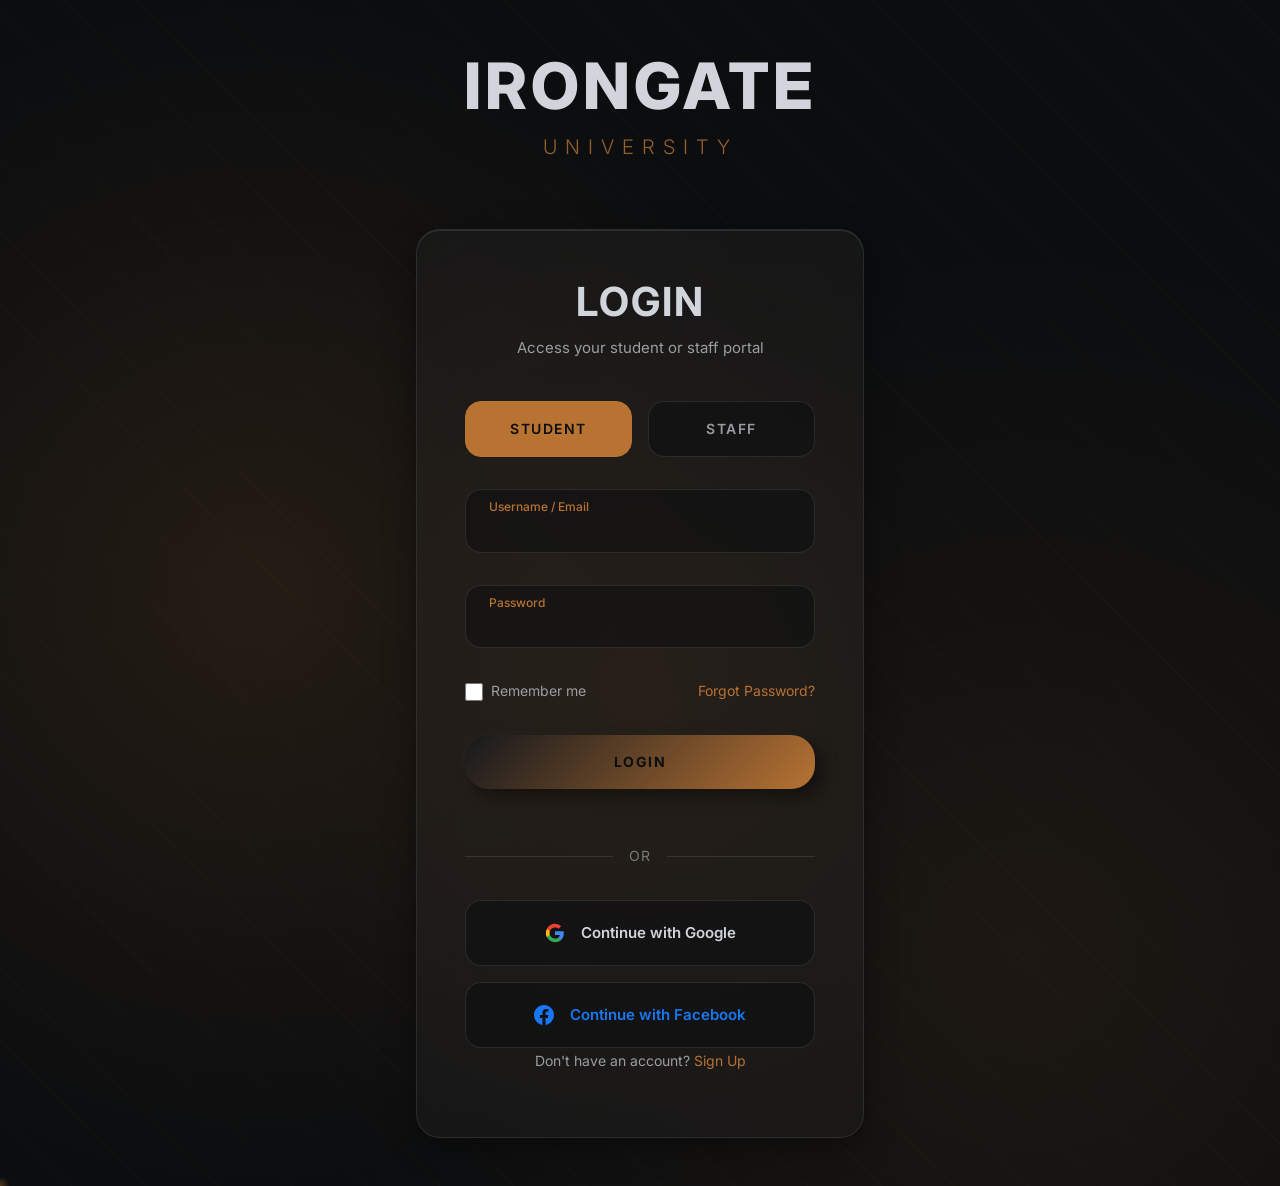
<file: login.html>
<!DOCTYPE html>
<html lang="en">
<head>
    <meta charset="UTF-8">
    <meta name="viewport" content="width=device-width, initial-scale=1.0">
    <meta name="description" content="Login to IronGate University Portal">
    <title>Login | IronGate University</title>
    
    <!-- Bootstrap CSS -->
    <link href="https://cdn.jsdelivr.net/npm/bootstrap@5.3.0/dist/css/bootstrap.min.css" rel="stylesheet">
    
    <!-- Google Fonts -->
    <link rel="icon" type="image/svg+xml" href="favicon.svg">
    <link rel="apple-touch-icon" href="favicon.svg">
    <link rel="preconnect" href="https://fonts.googleapis.com">
    <link rel="preconnect" href="https://fonts.gstatic.com" crossorigin>
    <link href="https://fonts.googleapis.com/css2?family=Inter:wght@300;400;500;600;700;800&family=Playfair+Display:ital,wght@0,400;0,700;1,400&family=IBM+Plex+Mono:wght@300;400;500&display=swap" rel="stylesheet">
    
    <!-- Custom CSS -->
    <link rel="stylesheet" href="css/global.css">
    <link rel="stylesheet" href="css/login.css">
</head>
<body>
    <!-- Login Section -->
    <section class="login-section">
        <div class="login-background"></div>
        <div class="container">
            <div class="row justify-content-center align-items-center min-vh-100">
                <div class="col-lg-5 col-md-7">
                    <!-- Company Logo/Name -->
                    <div class="login-brand">
                        <a href="index.html" class="brand-link">
                            <h1 class="brand-name">IRONGATE</h1>
                            <p class="brand-subtitle">UNIVERSITY</p>
                        </a>
                    </div>
                    
                    <div class="login-container">
                        <div class="login-header">
                            <h1>LOGIN</h1>
                            <p>Access your student or staff portal</p>
                        </div>
                        
                        <div class="login-tabs">
                            <button class="tab-btn active" data-tab="student">STUDENT</button>
                            <button class="tab-btn" data-tab="staff">STAFF</button>
                        </div>
                        
                        <form id="loginForm" class="login-form">
                            <div class="floating-input-group">
                                <input type="text" class="floating-input" id="username" required>
                                <label for="username">Username / Email</label>
                            </div>
                            
                            <div class="floating-input-group">
                                <input type="password" class="floating-input" id="password" required>
                                <label for="password">Password</label>
                            </div>
                            
                            <div class="form-options">
                                <label class="checkbox-label">
                                    <input type="checkbox">
                                    <span>Remember me</span>
                                </label>
                                <a href="#" class="forgot-link">Forgot Password?</a>
                            </div>
                            
                            <button type="submit" class="btn-neo btn-neo-primary">LOGIN</button>
                        </form>
                        
                        <!-- Social Login -->
                        <div class="social-login">
                            <div class="divider">
                                <span>OR</span>
                            </div>
                            <div class="social-buttons">
                                <a href="#" class="social-btn google-btn">
                                    <svg width="20" height="20" viewBox="0 0 24 24" fill="none" xmlns="http://www.w3.org/2000/svg">
                                        <path d="M22.56 12.25c0-.78-.07-1.53-.2-2.25H12v4.26h5.92c-.26 1.37-1.04 2.53-2.21 3.31v2.77h3.57c2.08-1.92 3.28-4.74 3.28-8.09z" fill="#4285F4"/>
                                        <path d="M12 23c2.97 0 5.46-.98 7.28-2.66l-3.57-2.77c-.98.66-2.23 1.06-3.71 1.06-2.86 0-5.29-1.93-6.16-4.53H2.18v2.84C3.99 20.53 7.7 23 12 23z" fill="#34A853"/>
                                        <path d="M5.84 14.09c-.22-.66-.35-1.36-.35-2.09s.13-1.43.35-2.09V7.07H2.18C1.43 8.55 1 10.22 1 12s.43 3.45 1.18 4.93l2.85-2.22.81-.62z" fill="#FBBC05"/>
                                        <path d="M12 5.38c1.62 0 3.06.56 4.21 1.64l3.15-3.15C17.45 2.09 14.97 1 12 1 7.7 1 3.99 3.47 2.18 7.07l3.66 2.84c.87-2.6 3.3-4.53 6.16-4.53z" fill="#EA4335"/>
                                    </svg>
                                    <span>Continue with Google</span>
                                </a>
                                <a href="#" class="social-btn facebook-btn">
                                    <svg width="20" height="20" viewBox="0 0 24 24" fill="currentColor" xmlns="http://www.w3.org/2000/svg">
                                        <path d="M24 12.073c0-6.627-5.373-12-12-12s-12 5.373-12 12c0 5.99 4.388 10.954 10.125 11.854v-8.385H7.078v-3.47h3.047V9.43c0-3.007 1.792-4.669 4.533-4.669 1.312 0 2.686.235 2.686.235v2.953H15.83c-1.491 0-1.956.925-1.956 1.874v2.25h3.328l-.532 3.47h-2.796v8.385C19.612 23.027 24 18.062 24 12.073z"/>
                                    </svg>
                                    <span>Continue with Facebook</span>
                                </a>
                            </div>
                        </div>
                        
                        <div class="login-footer">
                            <p>Don't have an account? <a href="register.html" id="showRegister">Sign Up</a></p>
                        </div>
                    </div>
                </div>
            </div>
        </div>
    </section>

    <!-- Cursor Glow Effect -->
    <div class="cursor-glow" id="cursor-glow"></div>

    <!-- Bootstrap JS -->
    <script src="https://cdn.jsdelivr.net/npm/bootstrap@5.3.0/dist/js/bootstrap.bundle.min.js"></script>
    
    <!-- Custom JS -->
    <script src="js/main.js"></script>
    <script>
        // Tab switching
        document.querySelectorAll('.tab-btn').forEach(btn => {
            btn.addEventListener('click', function() {
                document.querySelectorAll('.tab-btn').forEach(b => b.classList.remove('active'));
                this.classList.add('active');
            });
        });
        
        // Form submission
        document.getElementById('loginForm').addEventListener('submit', function(e) {
            e.preventDefault();
            alert('Login functionality would be integrated with backend authentication.');
        });
    </script>
</body>
</html>
</file>
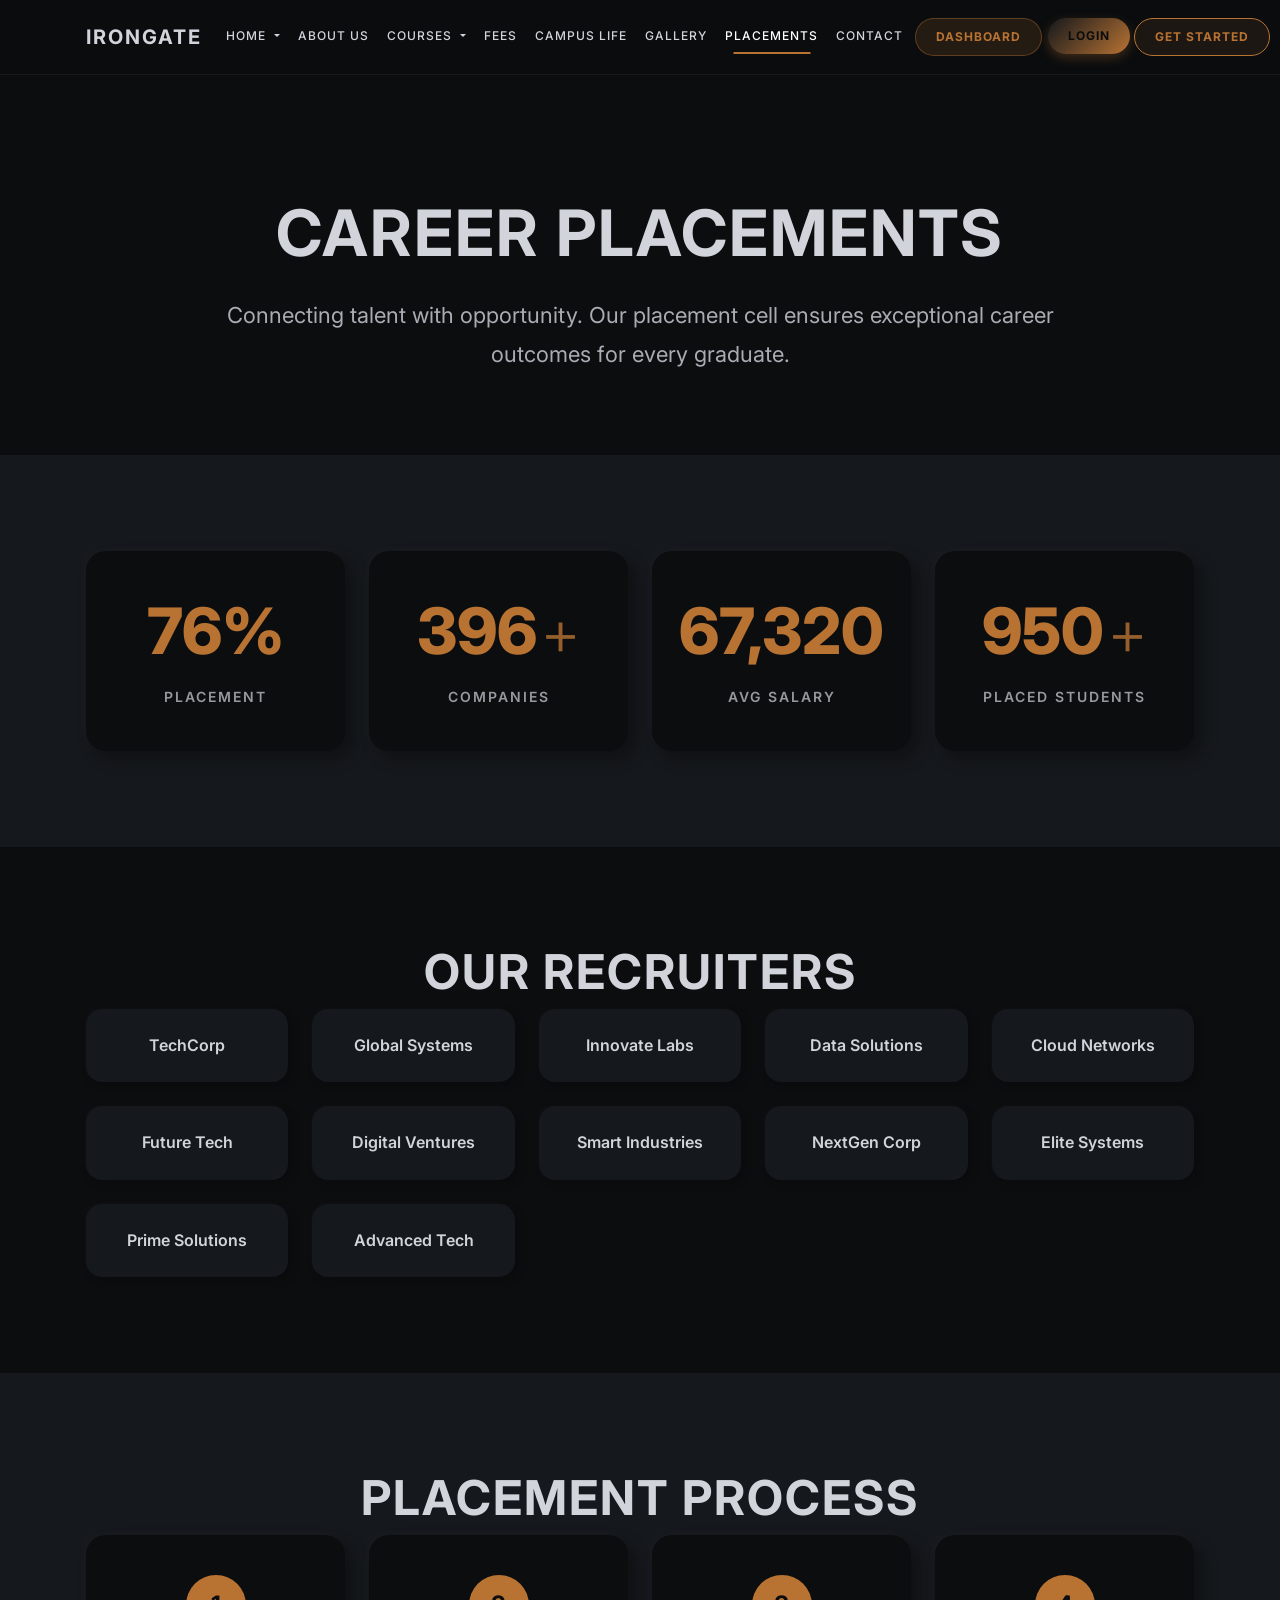
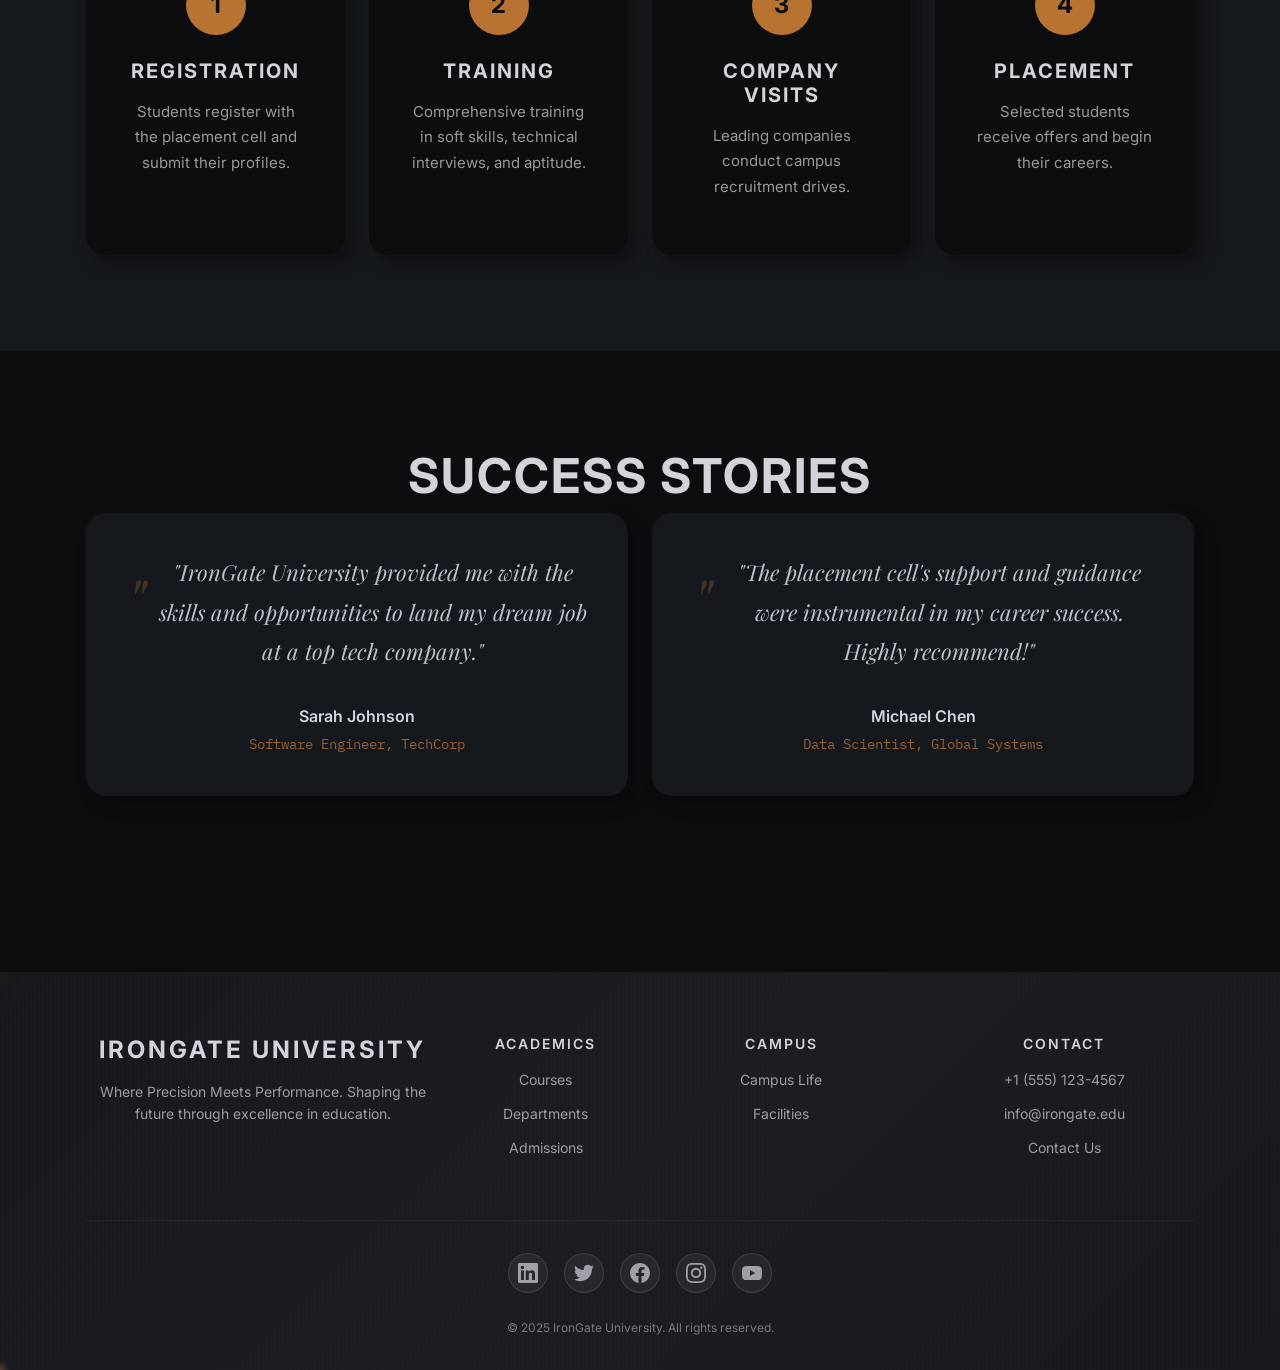
<file: placements.html>
<!DOCTYPE html>
<html lang="en">
<head>
    <meta charset="UTF-8">
    <meta name="viewport" content="width=device-width, initial-scale=1.0">
    <meta name="description" content="Placements at IronGate University">
    <title>Placements | IronGate University</title>
    
    <!-- Bootstrap CSS -->
    <link href="https://cdn.jsdelivr.net/npm/bootstrap@5.3.0/dist/css/bootstrap.min.css" rel="stylesheet">
    
    <!-- Google Fonts -->
    <link rel="icon" type="image/svg+xml" href="favicon.svg">
    <link rel="apple-touch-icon" href="favicon.svg">
    <link rel="preconnect" href="https://fonts.googleapis.com">
    <link rel="preconnect" href="https://fonts.gstatic.com" crossorigin>
    <link href="https://fonts.googleapis.com/css2?family=Inter:wght@300;400;500;600;700;800&family=Playfair+Display:ital,wght@0,400;0,700;1,400&family=IBM+Plex+Mono:wght@300;400;500&display=swap" rel="stylesheet">
    
    <!-- Custom CSS -->
    <link rel="stylesheet" href="css/global.css">
    <link rel="stylesheet" href="css/header.css">
    <link rel="stylesheet" href="css/footer.css">
    <link rel="stylesheet" href="css/placements.css">
</head>
<body>
    <!-- Header -->
    <nav class="navbar navbar-expand-lg navbar-dark fixed-top">
        <div class="container">
            <a class="navbar-brand" href="index.html">IRONGATE</a>
            <button class="navbar-toggler" type="button" data-bs-toggle="collapse" data-bs-target="#navbarNav">
                <span class="navbar-toggler-icon"></span>
            </button>
            <div class="collapse navbar-collapse" id="navbarNav">
                <ul class="navbar-nav ms-auto">
                    <!-- Home Dropdown -->
                    <li class="nav-item dropdown">
                        <a class="nav-link dropdown-toggle" href="#" id="homeDropdown" role="button" data-bs-toggle="dropdown">
                            HOME
                        </a>
                        <ul class="dropdown-menu">
                            <li><a class="dropdown-item" href="index.html">HOME</a></li>
                            <li><a class="dropdown-item" href="home2.html">HOME 2</a></li>
                        </ul>
                    </li>
                    <li class="nav-item"><a class="nav-link" href="about.html">ABOUT US</a></li>
                    
                    <!-- Courses Dropdown -->
                    <li class="nav-item dropdown">
                        <a class="nav-link dropdown-toggle" href="#" id="coursesDropdown" role="button" data-bs-toggle="dropdown">
                            COURSES
                        </a>
                        <ul class="dropdown-menu">
                            <li><a class="dropdown-item" href="courses.html">COURSES</a></li>
                            <li><a class="dropdown-item" href="departments.html">DEPARTMENTS</a></li>
                        </ul>
                    </li>
                    
                    <li class="nav-item"><a class="nav-link" href="fees-scholarships.html">FEES</a></li>
                    <li class="nav-item"><a class="nav-link" href="campus-life.html">CAMPUS LIFE</a></li>
                    <li class="nav-item"><a class="nav-link" href="gallery.html">GALLERY</a></li>
                    <li class="nav-item"><a class="nav-link active" href="placements.html">PLACEMENTS</a></li>
                    <li class="nav-item"><a class="nav-link" href="contact.html">CONTACT</a></li>
                    
                    <li class="nav-item">
                        <a class="nav-link btn-dashboard-nav" href="student-dashboard.html">DASHBOARD</a>
                    </li>
                    
                    <li class="nav-item">
                        <a class="nav-link btn-login" href="login.html">LOGIN</a>
                    </li>
                    <li class="nav-item">
                        <a class="nav-link btn-register" href="register.html">GET STARTED</a>
                    </li>
                    
                </ul>
            </div>
        </div>
    </nav>

    <!-- Placements Hero -->
    <section class="placements-hero">
        <div class="container">
            <h1 class="page-title">CAREER PLACEMENTS</h1>
            <p class="hero-text">Connecting talent with opportunity. Our placement cell ensures exceptional career outcomes for every graduate.</p>
        </div>
    </section>

    <!-- Stats Showcase -->
    <section class="stats-showcase">
        <div class="container">
            <div class="row g-4">
                <div class="col-md-6 col-lg-3">
                    <div class="stat-box">
                        <div class="stat-value-wrapper">
                            <div class="stat-value-large" data-target="95" data-suffix="%">0</div>
                        </div>
                        <div class="stat-label-large">PLACEMENT </div>
                    </div>
                </div>
                <div class="col-md-6 col-lg-3">
                    <div class="stat-box">
                        <div class="stat-value-wrapper">
                            <div class="stat-value-large" data-target="500">0</div>
                            <span class="stat-plus">+</span>
                        </div>
                        <div class="stat-label-large">COMPANIES</div>
                    </div>
                </div>
                <div class="col-md-6 col-lg-3">
                    <div class="stat-box">
                        <div class="stat-value-wrapper">
                            <div class="stat-value-large" data-target="85000">0</div>
                            
                        </div>
                        <div class="stat-label-large">AVG SALARY</div>
                    </div>
                </div>
                <div class="col-md-6 col-lg-3">
                    <div class="stat-box">
                        <div class="stat-value-wrapper">
                            <div class="stat-value-large" data-target="1200">0</div>
                            <span class="stat-plus">+</span>
                        </div>
                        <div class="stat-label-large">PLACED STUDENTS</div>
                    </div>
                </div>
            </div>
        </div>
    </section>

    <!-- Recruiters Section -->
    <section class="recruiters-section">
        <div class="container">
            <h2 class="section-title">OUR RECRUITERS</h2>
            <div class="recruiters-grid">
                <div class="recruiter-item">TechCorp</div>
                <div class="recruiter-item">Global Systems</div>
                <div class="recruiter-item">Innovate Labs</div>
                <div class="recruiter-item">Data Solutions</div>
                <div class="recruiter-item">Cloud Networks</div>
                <div class="recruiter-item">Future Tech</div>
                <div class="recruiter-item">Digital Ventures</div>
                <div class="recruiter-item">Smart Industries</div>
                <div class="recruiter-item">NextGen Corp</div>
                <div class="recruiter-item">Elite Systems</div>
                <div class="recruiter-item">Prime Solutions</div>
                <div class="recruiter-item">Advanced Tech</div>
            </div>
        </div>
    </section>

    <!-- Placement Process -->
    <section class="process-section">
        <div class="container">
            <h2 class="section-title">PLACEMENT PROCESS</h2>
            <div class="row g-4">
                <div class="col-md-6 col-lg-3">
                    <div class="process-card">
                        <div class="process-number">1</div>
                        <h3>REGISTRATION</h3>
                        <p>Students register with the placement cell and submit their profiles.</p>
                    </div>
                </div>
                <div class="col-md-6 col-lg-3">
                    <div class="process-card">
                        <div class="process-number">2</div>
                        <h3>TRAINING</h3>
                        <p>Comprehensive training in soft skills, technical interviews, and aptitude.</p>
                    </div>
                </div>
                <div class="col-md-6 col-lg-3">
                    <div class="process-card">
                        <div class="process-number">3</div>
                        <h3>COMPANY VISITS</h3>
                        <p>Leading companies conduct campus recruitment drives.</p>
                    </div>
                </div>
                <div class="col-md-6 col-lg-3">
                    <div class="process-card">
                        <div class="process-number">4</div>
                        <h3>PLACEMENT</h3>
                        <p>Selected students receive offers and begin their careers.</p>
                    </div>
                </div>
            </div>
        </div>
    </section>

    <!-- Success Stories -->
    <section class="success-section">
        <div class="container">
            <h2 class="section-title">SUCCESS STORIES</h2>
            <div class="row g-4">
                <div class="col-md-6">
                    <div class="success-card">
                        <div class="success-quote">"IronGate University provided me with the skills and opportunities to land my dream job at a top tech company."</div>
                        <div class="success-author">
                            <strong>Sarah Johnson</strong>
                            <span>Software Engineer, TechCorp</span>
                        </div>
                    </div>
                </div>
                <div class="col-md-6">
                    <div class="success-card">
                        <div class="success-quote">"The placement cell's support and guidance were instrumental in my career success. Highly recommend!"</div>
                        <div class="success-author">
                            <strong>Michael Chen</strong>
                            <span>Data Scientist, Global Systems</span>
                        </div>
                    </div>
                </div>
            </div>
        </div>
    </section>

    <!-- Footer -->
    <footer class="footer">
        <div class="footer-background"></div>
        <div class="container">
            <div class="row g-4">
                <div class="col-lg-4 col-md-6">
                    <h4 class="footer-title">IRONGATE UNIVERSITY</h4>
                    <p class="footer-text">Where Precision Meets Performance. Shaping the future through excellence in education.</p>
                </div>
                <div class="col-lg-2 col-md-6">
                    <h5 class="footer-heading">ACADEMICS</h5>
                    <ul class="footer-links">
                        <li><a href="courses.html">Courses</a></li>
                        <li><a href="departments.html">Departments</a></li>
                        <li><a href="admissions.html">Admissions</a></li>
                    </ul>
                </div>
                <div class="col-lg-3 col-md-6">
                    <h5 class="footer-heading">CAMPUS</h5>
                    <ul class="footer-links">
                        <li><a href="campus-life.html">Campus Life</a></li>
                        <li><a href="facilities.html">Facilities</a></li>
                    </ul>
                </div>
                <div class="col-lg-3 col-md-6">
                    <h5 class="footer-heading">CONTACT</h5>
                    <ul class="footer-links">
                        <li>+1 (555) 123-4567</li>
                        <li>info@irongate.edu</li>
                        <li><a href="contact.html">Contact Us</a></li>
                    </ul>
                </div>
            </div>
            <div class="footer-bottom">
                <div class="social-icons">
                    <a href="#" class="social-icon" aria-label="LinkedIn">
                        <svg viewBox="0 0 24 24" fill="currentColor">
                            <path d="M20.447 20.452h-3.554v-5.569c0-1.328-.027-3.037-1.852-3.037-1.853 0-2.136 1.445-2.136 2.939v5.667H9.351V9h3.414v1.561h.046c.477-.9 1.637-1.85 3.37-1.85 3.601 0 4.267 2.37 4.267 5.455v6.286zM5.337 7.433c-1.144 0-2.063-.926-2.063-2.065 0-1.138.92-2.063 2.063-2.063 1.14 0 2.064.925 2.064 2.063 0 1.139-.925 2.065-2.064 2.065zm1.782 13.019H3.555V9h3.564v11.452zM22.225 0H1.771C.792 0 0 .774 0 1.729v20.542C0 23.227.792 24 1.771 24h20.451C23.2 24 24 23.227 24 22.271V1.729C24 .774 23.2 0 22.222 0h.003z"/>
                        </svg>
                    </a>
                    <a href="#" class="social-icon" aria-label="Twitter">
                        <svg viewBox="0 0 24 24" fill="currentColor">
                            <path d="M23.953 4.57a10 10 0 01-2.825.775 4.958 4.958 0 002.163-2.723c-.951.555-2.005.959-3.127 1.184a4.92 4.92 0 00-8.384 4.482C7.69 8.095 4.067 6.13 1.64 3.162a4.822 4.822 0 00-.666 2.475c0 1.71.87 3.213 2.188 4.096a4.904 4.904 0 01-2.228-.616v.06a4.923 4.923 0 003.946 4.827 4.996 4.996 0 01-2.212.085 4.936 4.936 0 004.604 3.417 9.867 9.867 0 01-6.102 2.105c-.39 0-.779-.023-1.17-.067a13.995 13.995 0 007.557 2.209c9.053 0 13.998-7.496 13.998-13.985 0-.21 0-.42-.015-.63A9.935 9.935 0 0024 4.59z"/>
                        </svg>
                    </a>
                    <a href="#" class="social-icon" aria-label="Facebook">
                        <svg viewBox="0 0 24 24" fill="currentColor">
                            <path d="M24 12.073c0-6.627-5.373-12-12-12s-12 5.373-12 12c0 5.99 4.388 10.954 10.125 11.854v-8.385H7.078v-3.47h3.047V9.43c0-3.007 1.792-4.669 4.533-4.669 1.312 0 2.686.235 2.686.235v2.953H15.83c-1.491 0-1.956.925-1.956 1.874v2.25h3.328l-.532 3.47h-2.796v8.385C19.612 23.027 24 18.062 24 12.073z"/>
                        </svg>
                    </a>
                    <a href="#" class="social-icon" aria-label="Instagram">
                        <svg viewBox="0 0 24 24" fill="currentColor">
                            <path d="M12 2.163c3.204 0 3.584.012 4.85.07 3.252.148 4.771 1.691 4.919 4.919.058 1.265.069 1.645.069 4.849 0 3.205-.012 3.584-.069 4.849-.149 3.225-1.664 4.771-4.919 4.919-1.266.058-1.644.07-4.85.07-3.204 0-3.584-.012-4.849-.07-3.26-.149-4.771-1.699-4.919-4.92-.058-1.265-.07-1.644-.07-4.849 0-3.204.013-3.583.07-4.849.149-3.227 1.664-4.771 4.919-4.919 1.266-.057 1.645-.069 4.849-.069zm0-2.163c-3.259 0-3.667.014-4.947.072-4.358.2-6.78 2.618-6.98 6.98-.059 1.281-.073 1.689-.073 4.948 0 3.259.014 3.668.072 4.948.2 4.358 2.618 6.78 6.98 6.98 1.281.058 1.689.072 4.948.072 3.259 0 3.668-.014 4.948-.072 4.354-.2 6.782-2.618 6.979-6.98.059-1.28.073-1.689.073-4.948 0-3.259-.014-3.667-.072-4.947-.196-4.354-2.617-6.78-6.979-6.98-1.281-.059-1.69-.073-4.949-.073zm0 5.838c-3.403 0-6.162 2.759-6.162 6.162s2.759 6.163 6.162 6.163 6.162-2.759 6.162-6.163c0-3.403-2.759-6.162-6.162-6.162zm0 10.162c-2.209 0-4-1.79-4-4 0-2.209 1.791-4 4-4s4 1.791 4 4c0 2.21-1.791 4-4 4zm6.406-11.845c-.796 0-1.441.645-1.441 1.44s.645 1.44 1.441 1.44c.795 0 1.439-.645 1.439-1.44s-.644-1.44-1.439-1.44z"/>
                        </svg>
                    </a>
                    <a href="#" class="social-icon" aria-label="YouTube">
                        <svg viewBox="0 0 24 24" fill="currentColor">
                            <path d="M23.498 6.186a3.016 3.016 0 0 0-2.122-2.136C19.505 3.545 12 3.545 12 3.545s-7.505 0-9.377.505A3.017 3.017 0 0 0 .502 6.186C0 8.07 0 12 0 12s0 3.93.502 5.814a3.016 3.016 0 0 0 2.122 2.136c1.871.505 9.376.505 9.376.505s7.505 0 9.377-.505a3.015 3.015 0 0 0 2.122-2.136C24 15.93 24 12 24 12s0-3.93-.502-5.814zM9.545 15.568V8.432L15.818 12l-6.273 3.568z"/>
                        </svg>
                    </a>
                </div>
                <p>&copy; 2025 IronGate University. All rights reserved.</p>
            </div>
        </div>
    </footer>

    <!-- Cursor Glow Effect -->
    <div class="cursor-glow" id="cursor-glow"></div>

    <!-- Bootstrap JS -->
    <script src="https://cdn.jsdelivr.net/npm/bootstrap@5.3.0/dist/js/bootstrap.bundle.min.js"></script>
    
    <!-- Prevent Bootstrap Dropdowns on Mobile/Tablet -->
    <script>
        (function() {
            // Function to disable Bootstrap dropdowns on mobile/tablet
            // IMPORTANT: Only affects dropdown-toggle, NOT navbar-toggler (hamburger menu)
            function disableBootstrapDropdowns() {
                if (window.innerWidth <= 991) {
                    document.querySelectorAll('.dropdown-toggle').forEach(function(toggle) {
                        if (toggle.classList.contains('navbar-toggler')) {
                            return;
                        }
                        toggle.removeAttribute('data-bs-toggle');
                        toggle.removeAttribute('data-bs-auto-close');
                        toggle.setAttribute('data-mobile-dropdown', 'true');
                        if (toggle.getAttribute('href') === '#') {
                            toggle.setAttribute('href', 'javascript:void(0);');
                        }
                        try {
                            if (typeof bootstrap !== 'undefined' && bootstrap.Dropdown) {
                                const instance = bootstrap.Dropdown.getInstance(toggle);
                                if (instance) {
                                    instance.dispose();
                                }
                            }
                        } catch(e) {}
                    });
                }
            }
            
            function ensureHamburgerMenuWorks() {
                const navbarToggler = document.querySelector('.navbar-toggler');
                if (navbarToggler) {
                    if (!navbarToggler.hasAttribute('data-bs-toggle') || navbarToggler.getAttribute('data-bs-toggle') !== 'collapse') {
                        navbarToggler.setAttribute('data-bs-toggle', 'collapse');
                    }
                    if (!navbarToggler.hasAttribute('data-bs-target')) {
                        navbarToggler.setAttribute('data-bs-target', '#navbarNav');
                    }
                    if (!navbarToggler.hasAttribute('aria-controls')) {
                        navbarToggler.setAttribute('aria-controls', 'navbarNav');
                    }
                    if (!navbarToggler.hasAttribute('aria-expanded')) {
                        navbarToggler.setAttribute('aria-expanded', 'false');
                    }
                    navbarToggler.setAttribute('type', 'button');
                    navbarToggler.style.pointerEvents = 'auto';
                    navbarToggler.style.cursor = 'pointer';
                }
            }
            
            ensureHamburgerMenuWorks();
            disableBootstrapDropdowns();
            
            if (document.readyState === 'loading') {
                document.addEventListener('DOMContentLoaded', function() {
                    ensureHamburgerMenuWorks();
                    disableBootstrapDropdowns();
                    setTimeout(function() {
                        ensureHamburgerMenuWorks();
                        disableBootstrapDropdowns();
                    }, 200);
                });
            } else {
                ensureHamburgerMenuWorks();
                disableBootstrapDropdowns();
                setTimeout(function() {
                    ensureHamburgerMenuWorks();
                    disableBootstrapDropdowns();
                }, 200);
            }
            
            window.addEventListener('load', function() {
                setTimeout(function() {
                    ensureHamburgerMenuWorks();
                    disableBootstrapDropdowns();
                }, 100);
                setTimeout(function() {
                    ensureHamburgerMenuWorks();
                    disableBootstrapDropdowns();
                }, 300);
            });
            
            let resizeTimer;
            window.addEventListener('resize', function() {
                clearTimeout(resizeTimer);
                resizeTimer = setTimeout(function() {
                    ensureHamburgerMenuWorks();
                    disableBootstrapDropdowns();
                }, 100);
            });
            
            if (typeof bootstrap !== 'undefined' && bootstrap.Dropdown) {
                const originalGetInstance = bootstrap.Dropdown.getInstance;
                bootstrap.Dropdown.getInstance = function(element) {
                    if (element && element.classList.contains('navbar-toggler')) {
                        return originalGetInstance.call(this, element);
                    }
                    if (window.innerWidth <= 991) {
                        const toggle = element;
                        if (toggle && toggle.hasAttribute('data-mobile-dropdown')) {
                            return null;
                        }
                    }
                    return originalGetInstance.call(this, element);
                };
            }
        })();
    </script>
    
    <!-- Custom JS -->
    <script src="js/main.js"></script>
</body>
</html>
</file>
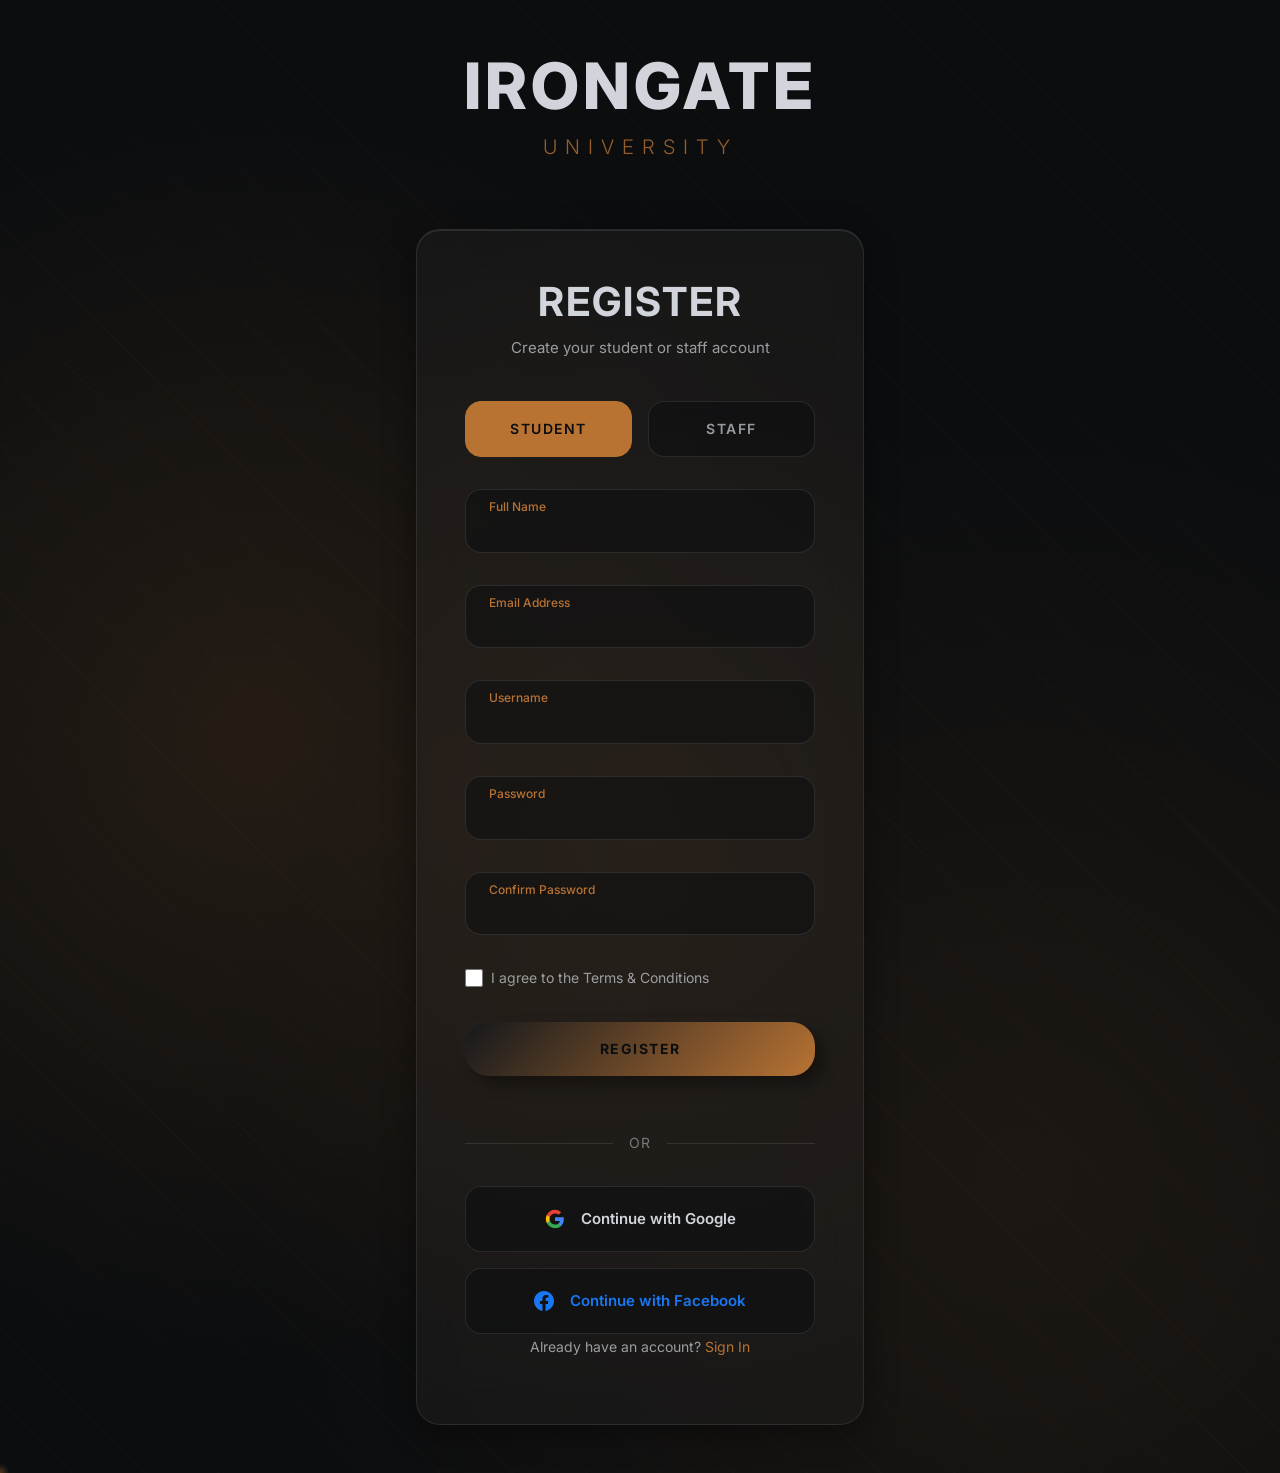
<file: register.html>
<!DOCTYPE html>
<html lang="en">
<head>
    <meta charset="UTF-8">
    <meta name="viewport" content="width=device-width, initial-scale=1.0">
    <meta name="description" content="Register for IronGate University Portal">
    <title>Register | IronGate University</title>
    
    <!-- Bootstrap CSS -->
    <link href="https://cdn.jsdelivr.net/npm/bootstrap@5.3.0/dist/css/bootstrap.min.css" rel="stylesheet">
    
    <!-- Google Fonts -->
    <link rel="icon" type="image/svg+xml" href="favicon.svg">
    <link rel="apple-touch-icon" href="favicon.svg">
    <link rel="preconnect" href="https://fonts.googleapis.com">
    <link rel="preconnect" href="https://fonts.gstatic.com" crossorigin>
    <link href="https://fonts.googleapis.com/css2?family=Inter:wght@300;400;500;600;700;800&family=Playfair+Display:ital,wght@0,400;0,700;1,400&family=IBM+Plex+Mono:wght@300;400;500&display=swap" rel="stylesheet">
    
    <!-- Custom CSS -->
    <link rel="stylesheet" href="css/global.css">
    <link rel="stylesheet" href="css/login.css">
</head>
<body>
    <!-- Register Section -->
    <section class="login-section">
        <div class="login-background"></div>
        <div class="container">
            <div class="row justify-content-center align-items-center min-vh-100">
                <div class="col-lg-5 col-md-7">
                    <!-- Company Logo/Name -->
                    <div class="login-brand">
                        <a href="index.html" class="brand-link">
                            <h1 class="brand-name">IRONGATE</h1>
                            <p class="brand-subtitle">UNIVERSITY</p>
                        </a>
                    </div>
                    
                    <div class="login-container">
                        <div class="login-header">
                            <h1>REGISTER</h1>
                            <p>Create your student or staff account</p>
                        </div>
                        
                        <div class="login-tabs">
                            <button class="tab-btn active" data-tab="student">STUDENT</button>
                            <button class="tab-btn" data-tab="staff">STAFF</button>
                        </div>
                        
                        <form id="registerForm" class="login-form">
                            <div class="floating-input-group">
                                <input type="text" class="floating-input" id="fullName" required>
                                <label for="fullName">Full Name</label>
                            </div>
                            
                            <div class="floating-input-group">
                                <input type="email" class="floating-input" id="email" required>
                                <label for="email">Email Address</label>
                            </div>
                            
                            <div class="floating-input-group">
                                <input type="text" class="floating-input" id="username" required>
                                <label for="username">Username</label>
                            </div>
                            
                            <div class="floating-input-group">
                                <input type="password" class="floating-input" id="password" required>
                                <label for="password">Password</label>
                            </div>
                            
                            <div class="floating-input-group">
                                <input type="password" class="floating-input" id="confirmPassword" required>
                                <label for="confirmPassword">Confirm Password</label>
                            </div>
                            
                            <div class="form-options">
                                <label class="checkbox-label">
                                    <input type="checkbox" required>
                                    <span>I agree to the Terms & Conditions</span>
                                </label>
                            </div>
                            
                            <button type="submit" class="btn-neo btn-neo-primary">REGISTER</button>
                        </form>
                        
                        <!-- Social Login -->
                        <div class="social-login">
                            <div class="divider">
                                <span>OR</span>
                            </div>
                            <div class="social-buttons">
                                <a href="#" class="social-btn google-btn">
                                    <svg width="20" height="20" viewBox="0 0 24 24" fill="none" xmlns="http://www.w3.org/2000/svg">
                                        <path d="M22.56 12.25c0-.78-.07-1.53-.2-2.25H12v4.26h5.92c-.26 1.37-1.04 2.53-2.21 3.31v2.77h3.57c2.08-1.92 3.28-4.74 3.28-8.09z" fill="#4285F4"/>
                                        <path d="M12 23c2.97 0 5.46-.98 7.28-2.66l-3.57-2.77c-.98.66-2.23 1.06-3.71 1.06-2.86 0-5.29-1.93-6.16-4.53H2.18v2.84C3.99 20.53 7.7 23 12 23z" fill="#34A853"/>
                                        <path d="M5.84 14.09c-.22-.66-.35-1.36-.35-2.09s.13-1.43.35-2.09V7.07H2.18C1.43 8.55 1 10.22 1 12s.43 3.45 1.18 4.93l2.85-2.22.81-.62z" fill="#FBBC05"/>
                                        <path d="M12 5.38c1.62 0 3.06.56 4.21 1.64l3.15-3.15C17.45 2.09 14.97 1 12 1 7.7 1 3.99 3.47 2.18 7.07l3.66 2.84c.87-2.6 3.3-4.53 6.16-4.53z" fill="#EA4335"/>
                                    </svg>
                                    <span>Continue with Google</span>
                                </a>
                                <a href="#" class="social-btn facebook-btn">
                                    <svg width="20" height="20" viewBox="0 0 24 24" fill="currentColor" xmlns="http://www.w3.org/2000/svg">
                                        <path d="M24 12.073c0-6.627-5.373-12-12-12s-12 5.373-12 12c0 5.99 4.388 10.954 10.125 11.854v-8.385H7.078v-3.47h3.047V9.43c0-3.007 1.792-4.669 4.533-4.669 1.312 0 2.686.235 2.686.235v2.953H15.83c-1.491 0-1.956.925-1.956 1.874v2.25h3.328l-.532 3.47h-2.796v8.385C19.612 23.027 24 18.062 24 12.073z"/>
                                    </svg>
                                    <span>Continue with Facebook</span>
                                </a>
                            </div>
                        </div>
                        
                        <div class="login-footer">
                            <p>Already have an account? <a href="login.html">Sign In</a></p>
                        </div>
                    </div>
                </div>
            </div>
        </div>
    </section>

    <!-- Cursor Glow Effect -->
    <div class="cursor-glow" id="cursor-glow"></div>

    <!-- Bootstrap JS -->
    <script src="https://cdn.jsdelivr.net/npm/bootstrap@5.3.0/dist/js/bootstrap.bundle.min.js"></script>
    
    <!-- Custom JS -->
    <script src="js/main.js"></script>
    <script>
        // Tab switching
        document.querySelectorAll('.tab-btn').forEach(btn => {
            btn.addEventListener('click', function() {
                document.querySelectorAll('.tab-btn').forEach(b => b.classList.remove('active'));
                this.classList.add('active');
            });
        });
        
        // Form submission
        document.getElementById('registerForm').addEventListener('submit', function(e) {
            e.preventDefault();
            const password = document.getElementById('password').value;
            const confirmPassword = document.getElementById('confirmPassword').value;
            
            if (password !== confirmPassword) {
                alert('Passwords do not match!');
                return;
            }
            
            alert('Registration functionality would be integrated with backend authentication.');
        });
    </script>
</body>
</html>
</file>
<file: css/global.css>
/* ============================================
   IRONGATE UNIVERSITY - GLOBAL STYLES
   NEO-LUX INDUSTRIAL Design System
   ============================================ */

/* ===== CSS VARIABLES ===== */
:root {
    /* Colors */
    --graphite-black: #0B0D0F;
    --tungsten-gray: #15181C;
    --titanium-silver: #D1D5DB;
    --molten-copper: #B87333;
    --glass-overlay: rgba(255, 255, 255, 0.08);
    
    /* Typography */
    --font-heading: 'Inter', sans-serif;
    --font-subtext: 'Playfair Display', serif;
    --font-body: 'Inter', sans-serif;
    --font-mono: 'IBM Plex Mono', monospace;
    
    /* Spacing */
    --spacing-unit: 8px;
    
    /* Transitions */
    --transition-smooth: all 0.4s cubic-bezier(0.4, 0, 0.2, 1);
    --transition-fast: all 0.2s ease;
}

/* ===== RESET & BASE ===== */
* {
    margin: 0;
    padding: 0;
    box-sizing: border-box;
}

html {
    scroll-behavior: smooth;
    overflow-x: hidden;
    width: 100%;
    max-width: 100%;
    box-sizing: border-box;
}

body {
    font-family: var(--font-body);
    background-color: var(--graphite-black);
    color: var(--titanium-silver);
    line-height: 1.6;
    overflow-x: hidden;
    font-size: 16px;
    width: 100%;
    max-width: 100%;
    text-align: center;
    position: relative;
    box-sizing: border-box;
}

/* Global Centering */
.container {
    text-align: center;
    margin-left: auto;
    margin-right: auto;
}

.row {
    justify-content: center;
    text-align: center;
}

.row > [class*="col-"] {
    text-align: center;
}

.page-title, h1, h2, h3, h4, h5, h6 {
    text-align: center !important;
    margin-left: auto;
    margin-right: auto;
}

p {
    text-align: center;
}

img {
    display: block;
    margin-left: auto;
    margin-right: auto;
}

.btn, button, .btn-neo {
    display: inline-block;
    margin-left: auto;
    margin-right: auto;
    text-align: center;
}

section {
    text-align: center;
}

.neo-card, .card {
    text-align: center;
    margin-left: auto;
    margin-right: auto;
}

ul, ol {
    text-align: center;
    display: inline-block;
    margin-left: auto;
    margin-right: auto;
}

.d-flex {
    justify-content: center;
    align-items: center;
}

@media (max-width: 768px) {
    html, body {
        overflow-x: hidden;
        width: 100%;
        max-width: 100%;
        position: relative;
        text-align: center;
    }
    
    .container {
        max-width: 100% !important;
        width: 100% !important;
        padding-left: calc(var(--spacing-unit) * 2);
        padding-right: calc(var(--spacing-unit) * 2);
        margin-left: auto !important;
        margin-right: auto !important;
        text-align: center;
    }
    
    .row {
        margin-left: 0 !important;
        margin-right: 0 !important;
        width: 100%;
        justify-content: center;
        text-align: center;
    }
    
    .row > [class*="col-"] {
        text-align: center;
        margin-left: auto;
        margin-right: auto;
    }
    
    .page-title {
        white-space: normal !important;
        word-wrap: break-word;
        overflow-wrap: break-word;
        font-size: clamp(1.5rem, 8vw, 2.5rem);
        text-align: center !important;
        margin-left: auto;
        margin-right: auto;
    }
    
    /* Center all headings */
    h1, h2, h3, h4, h5, h6 {
        text-align: center !important;
        margin-left: auto;
        margin-right: auto;
    }
    
    /* Center paragraphs and text */
    p {
        text-align: center;
        margin-left: auto;
        margin-right: auto;
    }
    
    /* Center images */
    img {
        display: block;
        margin-left: auto;
        margin-right: auto;
    }
    
    /* Center buttons */
    .btn, button {
        display: block;
        margin-left: auto;
        margin-right: auto;
        text-align: center;
    }
    
    /* Center cards and sections */
    .card, section {
        text-align: center;
        margin-left: auto;
        margin-right: auto;
    }
    
    /* Center lists */
    ul, ol {
        text-align: center;
        display: inline-block;
        margin-left: auto;
        margin-right: auto;
    }
    
    /* Center flex containers */
    .d-flex {
        justify-content: center;
        align-items: center;
    }
}

/* Tablet centering */
@media (min-width: 769px) and (max-width: 991px) {
    html, body {
        text-align: center;
    }
    
    .container {
        text-align: center;
        margin-left: auto;
        margin-right: auto;
    }
    
    .row {
        justify-content: center;
        text-align: center;
    }
    
    .row > [class*="col-"] {
        text-align: center;
    }
    
    .page-title, h1, h2, h3, h4, h5, h6 {
        text-align: center !important;
        margin-left: auto;
        margin-right: auto;
    }
    
    p {
        text-align: center;
    }
    
    img {
        display: block;
        margin-left: auto;
        margin-right: auto;
    }
    
    .btn, button {
        display: block;
        margin-left: auto;
        margin-right: auto;
        text-align: center;
    }
}

/* ===== TYPOGRAPHY ===== */
h1, h2, h3, h4, h5, h6 {
    font-family: var(--font-heading);
    font-weight: 700;
    text-transform: uppercase;
    letter-spacing: 2px;
    line-height: 1.2;
    color: var(--titanium-silver);
}

h1 { font-size: clamp(2.5rem, 5vw, 4.5rem); }
h2 { font-size: clamp(2rem, 4vw, 3rem); }
h3 { font-size: clamp(1.5rem, 3vw, 2rem); }
h4 { font-size: clamp(1.25rem, 2.5vw, 1.5rem); }
h5 { font-size: clamp(1rem, 2vw, 1.25rem); }
h6 { font-size: clamp(0.875rem, 1.5vw, 1rem); }

/* Page Title - Center aligned, one line */
.page-title {
    text-align: center !important;
    white-space: nowrap !important;
    width: 100%;
    max-width: 100%;
    display: block;
}

p {
    font-family: var(--font-body);
    font-size: clamp(0.9375rem, 1.5vw, 1.125rem);
    max-width: 65ch;
    line-height: 1.8;
}

.italic-subtext {
    font-family: var(--font-subtext);
    font-style: italic;
    font-size: clamp(1rem, 2vw, 1.25rem);
    color: var(--titanium-silver);
    opacity: 0.9;
}

/* ===== LINKS ===== */
a {
    color: var(--titanium-silver);
    text-decoration: none;
    transition: var(--transition-fast);
}

a:hover {
    color: var(--molten-copper);
}

/* ===== BUTTONS ===== */
.btn-neo {
    display: inline-block;
    padding: calc(var(--spacing-unit) * 2) calc(var(--spacing-unit) * 4);
    font-family: var(--font-heading);
    font-weight: 600;
    text-transform: uppercase;
    letter-spacing: 1.5px;
    font-size: 0.875rem;
    background: var(--tungsten-gray);
    color: var(--titanium-silver);
    border: none;
    border-radius: 24px;
    cursor: pointer;
    transition: var(--transition-smooth);
    position: relative;
    overflow: hidden;
    box-shadow: 
        8px 8px 16px rgba(0, 0, 0, 0.4),
        -4px -4px 8px rgba(255, 255, 255, 0.02);
}

.btn-neo:hover {
    transform: translateY(-2px);
    box-shadow: 
        12px 12px 24px rgba(0, 0, 0, 0.5),
        -6px -6px 12px rgba(255, 255, 255, 0.03);
    color: var(--titanium-silver);
}

.btn-neo:active {
    transform: translateY(0);
    box-shadow: 
        4px 4px 8px rgba(0, 0, 0, 0.4),
        -2px -2px 4px rgba(255, 255, 255, 0.02);
}

.btn-neo-primary {
    background: linear-gradient(135deg, var(--tungsten-gray) 0%, var(--molten-copper) 100%);
    color: var(--graphite-black);
    font-weight: 700;
}

.btn-neo-secondary {
    background: var(--tungsten-gray);
    border: 1px solid rgba(184, 115, 51, 0.3);
}

/* ===== CONTAINERS & SECTIONS ===== */
.container {
    padding-left: calc(var(--spacing-unit) * 2);
    padding-right: calc(var(--spacing-unit) * 2);
}

section {
    padding: calc(var(--spacing-unit) * 10) 0;
    position: relative;
}

.section-divider {
    height: 1px;
    background: linear-gradient(90deg, 
        transparent 0%, 
        rgba(184, 115, 51, 0.3) 50%, 
        transparent 100%);
    margin: calc(var(--spacing-unit) * 6) 0;
    position: relative;
}

.section-divider::before {
    content: '';
    position: absolute;
    left: 50%;
    top: 50%;
    transform: translate(-50%, -50%);
    width: 4px;
    height: 4px;
    background: var(--molten-copper);
    border-radius: 50%;
    box-shadow: 0 0 10px var(--molten-copper);
}

/* ===== NEOMORPHISM CARDS ===== */
.neo-card {
    background: var(--tungsten-gray);
    border-radius: 24px;
    padding: calc(var(--spacing-unit) * 4);
    transition: var(--transition-smooth);
    box-shadow: 
        12px 12px 24px rgba(0, 0, 0, 0.4),
        -6px -6px 12px rgba(255, 255, 255, 0.02);
    position: relative;
    overflow: hidden;
}

.neo-card::before {
    content: '';
    position: absolute;
    top: 0;
    left: 0;
    right: 0;
    bottom: 0;
    background: linear-gradient(135deg, 
        rgba(255, 255, 255, 0.05) 0%, 
        transparent 50%);
    opacity: 0;
    transition: var(--transition-smooth);
}

.neo-card:hover {
    transform: translateY(-4px);
    box-shadow: 
        16px 16px 32px rgba(0, 0, 0, 0.5),
        -8px -8px 16px rgba(255, 255, 255, 0.03);
}

.neo-card:hover::before {
    opacity: 1;
}

.neo-card:active {
    transform: translateY(-2px);
    box-shadow: 
        8px 8px 16px rgba(0, 0, 0, 0.4),
        -4px -4px 8px rgba(255, 255, 255, 0.02);
}

/* ===== GLASSMORPHISM ===== */
.glass-panel {
    background: rgba(21, 24, 28, 0.6);
    backdrop-filter: blur(20px);
    -webkit-backdrop-filter: blur(20px);
    border: 1px solid rgba(255, 255, 255, 0.1);
    border-radius: 24px;
    box-shadow: 
        0 8px 32px rgba(0, 0, 0, 0.3),
        inset 0 1px 0 rgba(255, 255, 255, 0.1);
}

/* ===== UTILITIES ===== */
.text-copper {
    color: var(--molten-copper);
}

.bg-tungsten {
    background-color: var(--tungsten-gray);
}

.bg-graphite {
    background-color: var(--graphite-black);
}

.spacing-top { margin-top: calc(var(--spacing-unit) * 4); }
.spacing-bottom { margin-bottom: calc(var(--spacing-unit) * 4); }
.spacing-y { margin-top: calc(var(--spacing-unit) * 4); margin-bottom: calc(var(--spacing-unit) * 4); }

/* ===== RESPONSIVE ===== */
@media (max-width: 768px) {
    section {
        padding: calc(var(--spacing-unit) * 6) 0;
    }
    
    .neo-card {
        padding: calc(var(--spacing-unit) * 3);
    }
    
    h1 { font-size: 2rem; }
    h2 { font-size: 1.75rem; }
    h3 { font-size: 1.5rem; }
}

@media (max-width: 576px) {
    .container {
        padding-left: calc(var(--spacing-unit) * 1.5);
        padding-right: calc(var(--spacing-unit) * 1.5);
    }
    
    section {
        padding: calc(var(--spacing-unit) * 4) 0;
    }
}

/* ===== CURSOR GLOW (Desktop Only) ===== */
@media (min-width: 1025px) {
    .cursor-glow {
        width: 20px;
        height: 20px;
        border-radius: 50%;
        background: radial-gradient(circle, 
            rgba(184, 115, 51, 0.4) 0%, 
            rgba(184, 115, 51, 0) 70%);
        position: fixed;
        pointer-events: none;
        z-index: 9999;
        transform: translate(-50%, -50%);
        transition: width 0.3s ease, height 0.3s ease;
        display: block;
    }
    
    .cursor-glow.hover {
        width: 60px;
        height: 60px;
    }
}

@media (max-width: 1024px) {
    .cursor-glow {
        display: none;
    }
}
</file>
<file: css/dashboards.css>
/* ============================================
   DASHBOARD STYLES - FULL PAGE LAYOUT
   NO EMPTY SPACE - 100% VIEWPORT
   ============================================ */

/* Reset for dashboard pages */
* {
    box-sizing: border-box;
}

body.dashboard-body {
    margin: 0 !important;
    padding: 0 !important;
    overflow: hidden;
    height: 100vh;
    width: 100vw;
    background: var(--graphite-black);
    position: fixed;
    top: 0;
    left: 0;
    right: 0;
    bottom: 0;
}

/* ===== SIDEBAR ===== */
.dashboard-sidebar {
    width: 280px;
    background: var(--tungsten-gray);
    border-right: 1px solid rgba(255, 255, 255, 0.1);
    display: flex;
    flex-direction: column;
    position: fixed;
    left: 0;
    top: 0;
    height: 100vh;
    z-index: 1001;
    overflow-y: auto;
    overflow-x: hidden;
    margin: 0;
    padding: 0;
    transition: transform 0.3s ease;
    -webkit-overflow-scrolling: touch;
}

.sidebar-logo {
    padding: 20px;
    border-bottom: 1px solid rgba(255, 255, 255, 0.1);
    cursor: pointer;
    transition: var(--transition-fast);
}

.sidebar-logo:hover {
    background: rgba(184, 115, 51, 0.1);
}

.sidebar-logo h2 {
    font-family: var(--font-heading);
    font-weight: 700;
    font-size: 1.5rem;
    letter-spacing: 2px;
    color: var(--molten-copper);
    margin: 0;
    text-transform: uppercase;
}

.sidebar-nav {
    flex: 1;
    padding: 20px 0;
}

.sidebar-nav-item {
    padding: 12px 20px;
    color: var(--titanium-silver);
    text-decoration: none;
    display: flex;
    align-items: center;
    gap: 12px;
    transition: var(--transition-fast);
    border-left: 3px solid transparent;
    font-family: var(--font-heading);
    font-size: 0.875rem;
    font-weight: 500;
    letter-spacing: 0.5px;
}

.sidebar-nav-item:hover {
    background: rgba(184, 115, 51, 0.1);
    border-left-color: var(--molten-copper);
    color: var(--molten-copper);
}

.sidebar-nav-item.active {
    background: rgba(184, 115, 51, 0.15);
    border-left-color: var(--molten-copper);
    color: var(--molten-copper);
}

.sidebar-nav-item i {
    width: 20px;
    text-align: center;
}

.sidebar-footer {
    padding: 20px;
    border-top: 1px solid rgba(255, 255, 255, 0.1);
}

.sidebar-user {
    display: flex;
    align-items: center;
    gap: 12px;
    padding: 12px;
    background: rgba(255, 255, 255, 0.05);
    border-radius: 8px;
    margin-bottom: 12px;
}

.sidebar-user-avatar {
    width: 40px;
    height: 40px;
    border-radius: 50%;
    background: var(--molten-copper);
    display: flex;
    align-items: center;
    justify-content: center;
    color: var(--graphite-black);
    font-weight: 700;
    font-size: 0.875rem;
}

.sidebar-user-info {
    flex: 1;
}

.sidebar-user-name {
    font-weight: 600;
    font-size: 0.875rem;
    color: var(--titanium-silver);
    margin: 0;
}

.sidebar-user-role {
    font-size: 0.75rem;
    color: var(--molten-copper);
    margin: 0;
}

.btn-logout {
    width: 100%;
    padding: 10px;
    background: rgba(239, 68, 68, 0.1);
    border: 1px solid rgba(239, 68, 68, 0.3);
    color: #f87171;
    border-radius: 8px;
    font-family: var(--font-heading);
    font-weight: 600;
    font-size: 0.875rem;
    cursor: pointer;
    transition: var(--transition-fast);
}

.btn-logout:hover {
    background: rgba(239, 68, 68, 0.2);
    border-color: rgba(239, 68, 68, 0.5);
    color: #ef4444;
}

/* ===== MAIN CONTENT ===== */
.dashboard-main {
    flex: 1;
    margin-left: 280px;
    display: flex;
    flex-direction: column;
    height: 100vh;
    overflow: hidden;
    margin-top: 0;
    margin-right: 0;
    margin-bottom: 0;
    padding: 0;
}

/* Top Bar */
.dashboard-topbar {
    background: var(--tungsten-gray);
    border-bottom: 1px solid rgba(255, 255, 255, 0.1);
    padding: 16px 24px;
    display: flex !important;
    visibility: visible !important;
    opacity: 1 !important;
    justify-content: space-between;
    align-items: center;
    flex-shrink: 0;
    margin: 0;
    width: 100%;
    position: sticky;
    top: 0;
    z-index: 100;
    min-height: 60px;
}

.dashboard-topbar > div:first-child {
    display: flex;
    align-items: center;
    gap: 12px;
}

.dashboard-title {
    font-family: var(--font-heading);
    font-weight: 700;
    font-size: 1.5rem;
    color: var(--titanium-silver);
    margin: 0;
    letter-spacing: 1px;
}

.dashboard-topbar-actions {
    display: flex;
    gap: 12px;
    align-items: center;
}

.notification-icon {
    width: 40px;
    height: 40px;
    border-radius: 50%;
    background: rgba(255, 255, 255, 0.05);
    display: flex;
    align-items: center;
    justify-content: center;
    cursor: pointer;
    transition: var(--transition-fast);
    position: relative;
}

.notification-icon:hover {
    background: rgba(184, 115, 51, 0.1);
    color: var(--molten-copper);
}

.notification-badge {
    position: absolute;
    top: -2px;
    right: -2px;
    width: 18px;
    height: 18px;
    background: #ef4444;
    border-radius: 50%;
    display: flex;
    align-items: center;
    justify-content: center;
    font-size: 0.7rem;
    color: white;
    font-weight: 700;
}

/* Content Area */
.dashboard-content {
    flex: 1;
    overflow-y: auto;
    padding: 24px;
    background: var(--graphite-black);
    margin: 0;
    width: 100%;
    min-height: 0;
}

/* ===== CARDS ===== */
.dashboard-card {
    background: var(--tungsten-gray);
    border: 1px solid rgba(255, 255, 255, 0.1);
    border-radius: 12px;
    padding: 20px;
    margin-bottom: 20px;
    transition: var(--transition-fast);
    box-shadow: 0 2px 8px rgba(0, 0, 0, 0.2);
    overflow: hidden;
    width: 100%;
    box-sizing: border-box;
}

.dashboard-card:hover {
    border-color: rgba(184, 115, 51, 0.3);
    box-shadow: 0 4px 16px rgba(184, 115, 51, 0.2);
    transform: translateY(-2px);
}

.card-header {
    display: flex;
    justify-content: space-between;
    align-items: center;
    margin-bottom: 16px;
    padding-bottom: 12px;
    border-bottom: 1px solid rgba(255, 255, 255, 0.1);
}

.card-title {
    font-family: var(--font-heading);
    font-weight: 600;
    font-size: 1.125rem;
    color: var(--titanium-silver);
    margin: 0;
    letter-spacing: 0.5px;
}

.card-icon {
    width: 40px;
    height: 40px;
    border-radius: 8px;
    background: rgba(184, 115, 51, 0.1);
    display: flex;
    align-items: center;
    justify-content: center;
    color: var(--molten-copper);
    font-size: 1.25rem;
}

/* Stat Cards */
.stat-card {
    text-align: center;
    padding: 24px;
}

.stat-number {
    font-size: 2.5rem;
    font-weight: 700;
    color: var(--molten-copper);
    margin-bottom: 8px;
    font-family: var(--font-heading);
}

.stat-label {
    font-size: 0.875rem;
    color: var(--titanium-silver);
    opacity: 0.8;
    text-transform: uppercase;
    letter-spacing: 1px;
    font-family: var(--font-heading);
}

/* Tables */
.table-responsive {
    overflow-x: auto;
    -webkit-overflow-scrolling: touch;
    width: 100%;
}

.dashboard-table {
    width: 100%;
    border-collapse: collapse;
    margin-top: 12px;
    min-width: 600px;
}

.dashboard-table thead {
    background: rgba(184, 115, 51, 0.1);
}

.dashboard-table th {
    padding: 12px;
    text-align: left;
    font-weight: 600;
    font-size: 0.875rem;
    color: var(--molten-copper);
    text-transform: uppercase;
    letter-spacing: 0.5px;
    border-bottom: 2px solid rgba(184, 115, 51, 0.3);
}

.dashboard-table td {
    padding: 12px;
    border-bottom: 1px solid rgba(255, 255, 255, 0.05);
    color: var(--titanium-silver);
    font-size: 0.875rem;
}

.dashboard-table tbody tr:hover {
    background: rgba(184, 115, 51, 0.05);
}

/* Buttons */
.btn-dashboard {
    padding: 8px 16px;
    border-radius: 8px;
    border: none;
    font-family: var(--font-heading);
    font-weight: 600;
    font-size: 0.875rem;
    cursor: pointer;
    transition: var(--transition-fast);
    text-decoration: none;
    display: inline-block;
}

.btn-primary-dash {
    background: var(--molten-copper);
    color: var(--graphite-black);
}

.btn-primary-dash:hover {
    background: #d4a574;
    transform: translateY(-1px);
    box-shadow: 0 4px 12px rgba(184, 115, 51, 0.3);
}

.btn-secondary-dash {
    background: rgba(255, 255, 255, 0.05);
    color: var(--titanium-silver);
    border: 1px solid rgba(255, 255, 255, 0.1);
}

.btn-secondary-dash:hover {
    background: rgba(255, 255, 255, 0.1);
    border-color: rgba(184, 115, 51, 0.3);
    color: var(--molten-copper);
}

/* Badges */
.badge {
    padding: 4px 12px;
    border-radius: 12px;
    font-size: 0.75rem;
    font-weight: 600;
    text-transform: uppercase;
    letter-spacing: 0.5px;
}

.badge-success {
    background: rgba(34, 197, 94, 0.2);
    color: #4ade80;
}

.badge-warning {
    background: rgba(234, 179, 8, 0.2);
    color: #fbbf24;
}

.badge-danger {
    background: rgba(239, 68, 68, 0.2);
    color: #f87171;
}

.badge-info {
    background: rgba(59, 130, 246, 0.2);
    color: #60a5fa;
}

/* Lists */
.dashboard-list {
    list-style: none;
    padding: 0;
    margin: 0;
}

.dashboard-list-item {
    padding: 12px;
    border-bottom: 1px solid rgba(255, 255, 255, 0.05);
    display: flex;
    justify-content: space-between;
    align-items: center;
    transition: var(--transition-fast);
}

.dashboard-list-item:hover {
    background: rgba(184, 115, 51, 0.05);
}

.dashboard-list-item:last-child {
    border-bottom: none;
}

/* Charts Placeholder */
.chart-container {
    height: 300px;
    background: rgba(255, 255, 255, 0.02);
    border-radius: 8px;
    display: flex;
    align-items: center;
    justify-content: center;
    color: var(--titanium-silver);
    opacity: 0.5;
    font-style: italic;
}

/* ===== RESPONSIVE ===== */

/* Tablet */
@media (max-width: 991px) {
    .dashboard-sidebar {
        width: 240px;
        transform: translateX(-100%);
        transition: transform 0.3s ease;
        z-index: 1001;
    }
    
    .dashboard-sidebar.active {
        transform: translateX(0);
    }
    
    .dashboard-main {
        margin-left: 0;
    }
    
    .dashboard-content .row > [class*="col-"] {
        margin-bottom: 20px;
    }
    
    .sidebar-toggle {
        display: block !important;
        background: rgba(255, 255, 255, 0.05);
        border: 1px solid rgba(255, 255, 255, 0.1);
        color: var(--titanium-silver);
        padding: 8px 12px;
        border-radius: 8px;
        cursor: pointer;
        font-size: 1.25rem;
        margin-right: 12px;
        transition: var(--transition-fast);
    }
    
    .sidebar-toggle:hover {
        background: rgba(184, 115, 51, 0.1);
        border-color: var(--molten-copper);
        color: var(--molten-copper);
    }
    
    .sidebar-overlay {
        display: block;
        opacity: 0;
        visibility: hidden;
        transition: opacity 0.3s ease, visibility 0.3s ease;
    }
    
    .sidebar-overlay.active {
        opacity: 1;
        visibility: visible;
    }
}

/* Mobile */
@media (max-width: 768px) {
    .dashboard-sidebar {
        width: 280px;
        transform: translateX(-100%);
        transition: transform 0.3s ease;
        z-index: 1001;
    }
    
    .dashboard-sidebar.active {
        transform: translateX(0);
    }
    
    .dashboard-main {
        margin-left: 0;
    }
    
    .dashboard-topbar {
        padding: 12px 16px;
    }
    
    .dashboard-title {
        font-size: 1.25rem;
    }
    
    .dashboard-content {
        padding: 16px;
    }
    
    .dashboard-card {
        padding: 16px;
    }
    
    .stat-number {
        font-size: 2rem;
    }
    
    .sidebar-toggle {
        display: block !important;
        background: rgba(255, 255, 255, 0.05);
        border: 1px solid rgba(255, 255, 255, 0.1);
        color: var(--titanium-silver);
        padding: 8px 12px;
        border-radius: 8px;
        cursor: pointer;
        font-size: 1.25rem;
        margin-right: 12px;
        transition: var(--transition-fast);
    }
    
    .sidebar-toggle:hover {
        background: rgba(184, 115, 51, 0.1);
        border-color: var(--molten-copper);
        color: var(--molten-copper);
    }
    
    .sidebar-overlay {
        display: block;
        opacity: 0;
        visibility: hidden;
        transition: opacity 0.3s ease, visibility 0.3s ease;
    }
    
    .sidebar-overlay.active {
        opacity: 1;
        visibility: visible;
    }
}

.sidebar-toggle {
    display: none;
    border: none;
    background: transparent;
}

@media (min-width: 992px) {
    .sidebar-toggle {
        display: none !important;
    }
    
    .sidebar-overlay {
        display: none !important;
    }
}

/* Overlay for mobile */
.sidebar-overlay {
    display: none;
    position: fixed;
    top: 0;
    left: 0;
    right: 0;
    bottom: 0;
    background: rgba(0, 0, 0, 0.7);
    z-index: 1000;
    margin: 0;
    padding: 0;
    pointer-events: none;
}

.sidebar-overlay.active {
    display: block;
    pointer-events: auto;
}

/* Bootstrap Overrides for Zero Spacing */
body.dashboard-body .container-fluid {
    padding-left: 0;
    padding-right: 0;
    margin-left: 0;
    margin-right: 0;
}

body.dashboard-body .row {
    margin-left: 0;
    margin-right: 0;
}

body.dashboard-body .row > [class*="col-"] {
    padding-left: 12px;
    padding-right: 12px;
}

body.dashboard-body .g-4 {
    --bs-gutter-x: 1.5rem;
    --bs-gutter-y: 1.5rem;
}

/* Utility Classes */
.text-muted {
    color: var(--titanium-silver);
    opacity: 0.6;
}

.mb-0 { margin-bottom: 0 !important; }
.mb-1 { margin-bottom: 8px !important; }
.mb-2 { margin-bottom: 16px !important; }
.mb-3 { margin-bottom: 24px !important; }
.mb-4 { margin-bottom: 24px !important; }
.mt-0 { margin-top: 0 !important; }
.mt-1 { margin-top: 8px !important; }
.mt-2 { margin-top: 16px !important; }
.mt-3 { margin-top: 24px !important; }

.btn-sm {
    padding: 6px 12px;
    font-size: 0.75rem;
}
</file>
<file: css/header.css>
/* ===== HEADER / NAVIGATION ===== */
.navbar {
    background: rgba(11, 13, 15, 0.95);
    backdrop-filter: blur(20px);
    -webkit-backdrop-filter: blur(20px);
    padding: calc(var(--spacing-unit) * 2) 0;
    border-bottom: 1px solid rgba(255, 255, 255, 0.05);
    transition: var(--transition-smooth);
    z-index: 1000;
    position: relative;
    display: block !important;
    visibility: visible !important;
    opacity: 1 !important;
}

/* Ensure navbar is visible on desktop */
@media (min-width: 992px) {
    .navbar {
        position: relative !important;
        display: block !important;
        visibility: visible !important;
        opacity: 1 !important;
    }
    
    .navbar-collapse {
        display: flex !important;
        visibility: visible !important;
        opacity: 1 !important;
    }
    
    .navbar-nav {
        display: flex !important;
        visibility: visible !important;
        opacity: 1 !important;
    }
}

.navbar .container {
    display: flex;
    align-items: center;
    flex-wrap: nowrap;
}

.navbar.scrolled {
    background: rgba(11, 13, 15, 0.98);
    box-shadow: 0 4px 20px rgba(0, 0, 0, 0.3);
}

.navbar-brand {
    font-family: var(--font-heading);
    font-weight: 700;
    font-size: 1.25rem;
    letter-spacing: 2px;
    color: var(--titanium-silver);
    text-transform: uppercase;
    position: relative;
    transition: var(--transition-fast);
    white-space: nowrap;
    margin-right: calc(var(--spacing-unit) * 2);
}

.navbar-brand:hover {
    color: var(--molten-copper);
}

.navbar-brand::after {
    content: '';
    position: absolute;
    bottom: -4px;
    left: 0;
    width: 0;
    height: 2px;
    background: var(--molten-copper);
    transition: var(--transition-fast);
}

.navbar-brand:hover::after {
    width: 100%;
}

.navbar-nav {
    gap: calc(var(--spacing-unit) * 0.25);
    flex-wrap: nowrap;
    white-space: nowrap;
}

.nav-link {
    font-family: var(--font-heading);
    font-weight: 500;
    font-size: 0.75rem;
    letter-spacing: 1px;
    text-transform: uppercase;
    color: var(--titanium-silver);
    padding: calc(var(--spacing-unit) * 1) calc(var(--spacing-unit) * 0.75);
    position: relative;
    transition: var(--transition-fast);
    white-space: nowrap;
}

.nav-link::before {
    content: '';
    position: absolute;
    bottom: 0;
    left: 50%;
    transform: translateX(-50%);
    width: 0;
    height: 2px;
    background: var(--molten-copper);
    transition: var(--transition-fast);
}

.nav-link:hover,
.nav-link.active {
    color: var(--molten-copper);
}

.nav-link:hover::before,
.nav-link.active::before {
    width: calc(100% - calc(var(--spacing-unit) * 4));
}

.navbar-toggler {
    border: 1px solid rgba(255, 255, 255, 0.1);
    padding: calc(var(--spacing-unit) * 0.5) calc(var(--spacing-unit) * 1);
    position: relative;
    z-index: 1032;
    display: block;
}

.navbar-toggler:focus {
    box-shadow: 0 0 0 0.1rem rgba(184, 115, 51, 0.25);
    outline: none;
}

.navbar-toggler:focus-visible {
    outline: 2px solid rgba(184, 115, 51, 0.5);
    outline-offset: 2px;
}

@media (min-width: 992px) {
    .navbar-toggler {
        display: none !important;
    }
}

@media (max-width: 991px) {
    .navbar-toggler {
        position: relative;
        z-index: 1032;
        margin-left: auto;
        display: block !important;
        visibility: visible !important;
        opacity: 1 !important;
    }
    
    .navbar-brand {
        position: relative;
        z-index: 1032;
    }
}

.navbar-toggler-icon {
    background-image: url("data:image/svg+xml,%3Csvg xmlns='http://www.w3.org/2000/svg' width='24' height='24' viewBox='0 0 24 24' fill='none' stroke='%23D1D5DB' stroke-width='2' stroke-linecap='round' stroke-linejoin='round'%3E%3Cline x1='3' y1='12' x2='21' y2='12'%3E%3C/line%3E%3Cline x1='3' y1='6' x2='21' y2='6'%3E%3C/line%3E%3Cline x1='3' y1='18' x2='21' y2='18'%3E%3C/line%3E%3C/svg%3E");
    width: 24px;
    height: 24px;
    display: inline-block;
    background-repeat: no-repeat;
    background-position: center;
    background-size: 100%;
}

@media (max-width: 991px) {
    .navbar-toggler-icon {
        display: inline-block !important;
        visibility: visible !important;
        opacity: 1 !important;
    }
}

/* Dropdown Styles */
.dropdown-toggle::after {
    margin-left: calc(var(--spacing-unit) * 0.5);
    border-top-color: var(--titanium-silver);
    transition: var(--transition-fast);
}

.dropdown-toggle:hover::after {
    border-top-color: var(--molten-copper);
}

.dropdown-menu {
    background: rgba(21, 24, 28, 0.98);
    backdrop-filter: blur(20px);
    -webkit-backdrop-filter: blur(20px);
    border: 1px solid rgba(255, 255, 255, 0.1);
    border-radius: 16px;
    padding: calc(var(--spacing-unit) * 1);
    margin-top: calc(var(--spacing-unit) * 1);
    box-shadow: 0 8px 32px rgba(0, 0, 0, 0.4);
    min-width: 200px;
}

.dropdown-item {
    color: rgba(209, 213, 219, 0.8);
    font-family: var(--font-heading);
    font-weight: 500;
    font-size: 0.75rem;
    letter-spacing: 1px;
    text-transform: uppercase;
    padding: calc(var(--spacing-unit) * 1.5) calc(var(--spacing-unit) * 2);
    border-radius: 12px;
    transition: var(--transition-fast);
}

.dropdown-item:hover,
.dropdown-item:focus {
    background: rgba(184, 115, 51, 0.1);
    color: var(--molten-copper);
}

.dropdown-item.active {
    background: rgba(184, 115, 51, 0.2);
    color: var(--molten-copper);
}

/* Login/Register Button */
.btn-login {
    background: linear-gradient(135deg, var(--tungsten-gray) 0%, var(--molten-copper) 100%);
    color: var(--graphite-black) !important;
    font-weight: 700 !important;
    border-radius: 20px;
    padding: calc(var(--spacing-unit) * 1) calc(var(--spacing-unit) * 2.5) !important;
    margin-left: calc(var(--spacing-unit) * 0.5);
    transition: var(--transition-smooth);
    box-shadow: 0 4px 12px rgba(184, 115, 51, 0.3);
}

.btn-login:hover {
    transform: translateY(-2px);
    box-shadow: 0 6px 16px rgba(184, 115, 51, 0.4);
    color: var(--graphite-black) !important;
}

.btn-login::before {
    display: none;
}

.btn-register {
    background: rgba(184, 115, 51, 0.1);
    color: var(--molten-copper) !important;
    font-weight: 700 !important;
    border: 1px solid var(--molten-copper);
    border-radius: 20px;
    padding: calc(var(--spacing-unit) * 1) calc(var(--spacing-unit) * 2.5) !important;
    margin-left: calc(var(--spacing-unit) * 0.25);
    transition: var(--transition-smooth);
}

.btn-register:hover {
    background: var(--molten-copper);
    color: var(--graphite-black) !important;
    transform: translateY(-2px);
    box-shadow: 0 6px 16px rgba(184, 115, 51, 0.4);
}

.btn-register::before {
    display: none;
}

/* Dashboard Button */
.btn-dashboard {
    background: rgba(184, 115, 51, 0.15);
    color: var(--molten-copper) !important;
    font-weight: 700 !important;
    border: 1px solid rgba(184, 115, 51, 0.4);
    border-radius: 20px;
}

.btn-dashboard-nav {
    background: rgba(184, 115, 51, 0.15);
    color: var(--molten-copper) !important;
    font-weight: 700 !important;
    border: 1px solid rgba(184, 115, 51, 0.4);
    border-radius: 20px;
    padding: calc(var(--spacing-unit) * 1) calc(var(--spacing-unit) * 2.5) !important;
    margin-left: calc(var(--spacing-unit) * 0.25);
    transition: var(--transition-smooth);
}

.btn-dashboard-nav:hover {
    background: rgba(184, 115, 51, 0.25);
    color: var(--molten-copper) !important;
    transform: translateY(-2px);
    box-shadow: 0 6px 16px rgba(184, 115, 51, 0.4);
}

.btn-dashboard-nav::before {
    display: none;
}
    padding: calc(var(--spacing-unit) * 1) calc(var(--spacing-unit) * 2.5) !important;
    margin-left: calc(var(--spacing-unit) * 1);
    transition: var(--transition-smooth);
    box-shadow: 0 4px 12px rgba(184, 115, 51, 0.2);
}

.btn-dashboard:hover {
    background: rgba(184, 115, 51, 0.25);
    color: var(--molten-copper) !important;
    transform: translateY(-2px);
    box-shadow: 0 6px 16px rgba(184, 115, 51, 0.3);
    border-color: var(--molten-copper);
}

.btn-dashboard.active {
    background: linear-gradient(135deg, var(--molten-copper) 0%, #d4a574 100%);
    color: var(--graphite-black) !important;
    border-color: var(--molten-copper);
}

.btn-dashboard::before {
    display: none;
}

.navbar-collapse {
    flex-grow: 0 !important;
}

@media (max-width: 991px) {
    /* Mobile and Tablet Styles */
    .navbar {
        position: fixed !important;
        top: 0 !important;
        left: 0 !important;
        right: 0 !important;
        width: 100% !important;
        z-index: 1030;
        transform: translateZ(0);
        -webkit-transform: translateZ(0);
    }
    
    .navbar .container {
        position: relative;
        width: 100%;
        max-width: 100%;
        padding-left: calc(var(--spacing-unit) * 2);
        padding-right: calc(var(--spacing-unit) * 2);
        display: flex;
        flex-wrap: wrap;
        align-items: center;
        justify-content: center;
    }
    
    .navbar-brand {
        order: 1;
        flex: 1;
        text-align: center;
        margin-left: auto;
        margin-right: auto;
    }
    
    .navbar-toggler {
        order: 2;
        margin-left: auto;
        margin-right: 0;
        cursor: pointer !important;
        pointer-events: auto !important;
        z-index: 1033 !important;
        background: transparent !important;
        border: 1px solid rgba(255, 255, 255, 0.2) !important;
        border-radius: 4px;
        padding: calc(var(--spacing-unit) * 0.75) calc(var(--spacing-unit) * 1.25) !important;
        touch-action: manipulation;
        -webkit-tap-highlight-color: rgba(184, 115, 51, 0.3);
    }
    
    .navbar-toggler:active,
    .navbar-toggler:focus {
        outline: 2px solid rgba(184, 115, 51, 0.5) !important;
        outline-offset: 2px;
        border-color: var(--molten-copper) !important;
    }
    
    .navbar-toggler:hover {
        border-color: var(--molten-copper) !important;
        background: rgba(184, 115, 51, 0.1) !important;
    }
    
    .navbar-collapse {
        position: fixed !important;
        top: 0 !important;
        right: 0 !important;
        width: 320px !important;
        max-width: 85vw !important;
        height: 100vh !important;
        margin: 0 !important;
        padding-top: calc(var(--spacing-unit) * 10) !important;
        padding-bottom: calc(var(--spacing-unit) * 3) !important;
        padding-left: calc(var(--spacing-unit) * 3) !important;
        padding-right: calc(var(--spacing-unit) * 3) !important;
        border-left: 1px solid rgba(255, 255, 255, 0.1) !important;
        flex-grow: 1 !important;
        z-index: 1041 !important;
        background: rgba(11, 13, 15, 0.99) !important;
        backdrop-filter: blur(20px) !important;
        -webkit-backdrop-filter: blur(20px) !important;
        box-shadow: -8px 0 32px rgba(0, 0, 0, 0.8) !important;
        transform: translateX(100%) !important;
        -webkit-transform: translateX(100%) !important;
        transition: transform 0.3s ease-out !important;
        order: 3;
        text-align: left;
        opacity: 1 !important;
        pointer-events: auto !important;
        overflow-y: auto !important;
        -webkit-overflow-scrolling: touch !important;
    }
    
    .navbar-collapse:not(.show) {
        transform: translateX(100%) !important;
        pointer-events: none !important;
        display: none !important;
    }
    
    .navbar-collapse.show {
        display: block !important;
    }
    
    /* Ensure regular nav links are clickable on mobile */
    .navbar-nav .nav-link:not(.dropdown-toggle) {
        pointer-events: auto !important;
        cursor: pointer !important;
    }
    
    .navbar-nav .nav-link:not(.dropdown-toggle):hover {
        pointer-events: auto !important;
    }
    
    .navbar-collapse.show {
        display: block !important;
        visibility: visible !important;
        opacity: 1 !important;
        pointer-events: auto !important;
        transform: translateX(0) !important;
        -webkit-transform: translateX(0) !important;
        z-index: 1042 !important;
    }
    
    /* Ensure menu content is above overlay and fully clickable */
    .navbar-collapse.show .navbar-nav {
        position: relative;
        z-index: 1043 !important;
        pointer-events: auto !important;
    }
    
    .navbar-collapse.show .nav-link {
        position: relative;
        z-index: 1044 !important;
        pointer-events: auto !important;
        cursor: pointer !important;
    }
    
    .navbar-collapse.show .nav-link[href] {
        pointer-events: auto !important;
        cursor: pointer !important;
    }
    
    .navbar-collapse.show .dropdown-menu {
        position: relative;
        z-index: 1043 !important;
        pointer-events: auto !important;
    }
    
    .navbar-collapse.show .dropdown-item {
        position: relative;
        z-index: 1044 !important;
        pointer-events: auto !important;
        cursor: pointer !important;
    }
    
    .navbar-collapse.show .dropdown-item[href] {
        pointer-events: auto !important;
        cursor: pointer !important;
    }
    
    @keyframes fadeIn {
        from {
            opacity: 0;
        }
        to {
            opacity: 1;
        }
    }
    
    .nav-link {
        padding: calc(var(--spacing-unit) * 2) calc(var(--spacing-unit) * 2) !important;
        position: relative !important;
        z-index: 1042 !important;
        display: flex !important;
        align-items: center !important;
        justify-content: flex-start !important;
        width: 100% !important;
        pointer-events: auto !important;
        touch-action: manipulation !important;
        text-align: left !important;
        color: var(--titanium-silver) !important;
        opacity: 1 !important;
        visibility: visible !important;
        border-radius: 8px;
        margin-bottom: calc(var(--spacing-unit) * 0.5);
        transition: background-color 0.2s ease;
    }
    
    /* Ensure nav links are fully clickable */
    .nav-link[href],
    .nav-link {
        pointer-events: auto !important;
        cursor: pointer !important;
        display: flex !important;
        width: 100% !important;
        text-decoration: none !important;
    }
    
    /* Ensure dropdown items are fully clickable */
    .dropdown-item[href],
    .dropdown-item a {
        pointer-events: auto !important;
        cursor: pointer !important;
        display: block !important;
        width: 100% !important;
        text-decoration: none !important;
    }
    
    .nav-link:hover {
        background: rgba(184, 115, 51, 0.1) !important;
    }
    
    .btn-login,
    .btn-register,
    .btn-dashboard,
    .btn-dashboard-nav {
        margin-left: 0 !important;
        margin-right: 0 !important;
        margin-top: calc(var(--spacing-unit) * 2) !important;
        display: block !important;
        width: 100% !important;
        max-width: 100% !important;
        text-align: center !important;
        position: relative !important;
        z-index: 1042 !important;
        padding-left: calc(var(--spacing-unit) * 3) !important;
        padding-right: calc(var(--spacing-unit) * 3) !important;
    }
    
    .btn-register,
    .btn-dashboard,
    .btn-dashboard-nav {
        margin-top: calc(var(--spacing-unit) * 1) !important;
    }
    
    .navbar-nav {
        flex-direction: column !important;
        width: 100% !important;
        position: relative !important;
        z-index: 1042 !important;
        align-items: stretch !important;
        text-align: left !important;
        opacity: 1 !important;
        visibility: visible !important;
        display: flex !important;
        gap: calc(var(--spacing-unit) * 0.5) !important;
    }
    
    .navbar-nav .nav-item {
        width: 100% !important;
        text-align: left !important;
        opacity: 1 !important;
        visibility: visible !important;
        display: block !important;
    }
    
    .navbar-nav .nav-link {
        text-align: left !important;
        justify-content: flex-start !important;
        display: flex !important;
        align-items: center !important;
        opacity: 1 !important;
        visibility: visible !important;
    }
    
    .dropdown {
        position: static !important;
        width: 100%;
        pointer-events: auto !important;
    }
    
    .dropdown-toggle {
        pointer-events: auto !important;
        cursor: pointer !important;
        user-select: none;
        -webkit-user-select: none;
        touch-action: manipulation;
        -webkit-tap-highlight-color: rgba(184, 115, 51, 0.2);
        width: 100%;
        display: flex;
        align-items: center;
        justify-content: center;
        position: relative;
        z-index: 1033;
        -webkit-touch-callout: none;
        -webkit-user-drag: none;
        background: transparent;
        border: none;
        text-align: center;
    }
    
    .dropdown-toggle * {
        pointer-events: none;
    }
    
    .dropdown-toggle::after {
        pointer-events: none;
    }
    
    .dropdown-toggle:active,
    .dropdown-toggle:focus {
        opacity: 0.8;
        outline: none;
    }
    
    .dropdown-toggle:hover {
        color: var(--molten-copper);
    }
    
    .dropdown-toggle::after {
        position: absolute;
        right: calc(var(--spacing-unit) * 2);
        margin-top: calc(var(--spacing-unit) * 0.5);
        transition: transform 0.3s ease;
    }
    
    .dropdown-toggle[aria-expanded="true"]::after,
    .dropdown-menu.show ~ .dropdown-toggle::after {
        transform: rotate(180deg);
    }
    
    .dropdown-menu {
        position: static !important;
        float: none !important;
        width: 100% !important;
        margin-left: 0 !important;
        margin-right: 0 !important;
        margin-top: calc(var(--spacing-unit) * 0.5) !important;
        margin-bottom: calc(var(--spacing-unit) * 1) !important;
        border-radius: 12px;
        box-shadow: none;
        background: rgba(21, 24, 28, 0.95) !important;
        border: 1px solid rgba(255, 255, 255, 0.1) !important;
        z-index: 1034 !important;
        pointer-events: auto !important;
        display: none !important;
        opacity: 1 !important;
        text-align: left !important;
    }
    
    .dropdown-item {
        text-align: left !important;
        justify-content: flex-start !important;
        display: flex !important;
        align-items: center !important;
        pointer-events: auto !important;
        cursor: pointer !important;
        z-index: 1043 !important;
        position: relative;
        touch-action: manipulation;
        -webkit-tap-highlight-color: rgba(184, 115, 51, 0.2);
        min-height: 44px;
        padding-left: calc(var(--spacing-unit) * 3) !important;
    }
    
    /* Ensure dropdown items are clickable links */
    .dropdown-item a,
    .dropdown-item[href] {
        pointer-events: auto !important;
        cursor: pointer !important;
        display: block !important;
        width: 100% !important;
        text-decoration: none !important;
    }
    
    .dropdown-menu:not(.show) {
        visibility: hidden !important;
        transform: none !important;
        top: auto !important;
        left: auto !important;
        right: auto !important;
        max-height: none !important;
    }
    
    .dropdown-menu.show {
        display: block !important;
        visibility: visible !important;
        pointer-events: auto !important;
    }
    
    .dropdown-item:active {
        background: rgba(184, 115, 51, 0.2) !important;
    }
    
    .dropdown-item:hover {
        background: rgba(184, 115, 51, 0.1) !important;
    }
}

/* Mobile specific styles (max-width: 768px) */
@media (max-width: 768px) {
    .dropdown-toggle {
        min-height: 48px;
        padding: calc(var(--spacing-unit) * 2) calc(var(--spacing-unit) * 2) !important;
        font-size: 0.875rem;
        -webkit-tap-highlight-color: rgba(184, 115, 51, 0.3);
    }
    
    .dropdown-toggle::after {
        margin-top: calc(var(--spacing-unit) * 0.75);
        font-size: 0.75rem;
    }
    
    .dropdown-menu {
        margin-top: calc(var(--spacing-unit) * 1) !important;
        padding: calc(var(--spacing-unit) * 1.5) !important;
        margin-left: calc(var(--spacing-unit) * 2);
        margin-right: calc(var(--spacing-unit) * 2);
        width: calc(100% - calc(var(--spacing-unit) * 4)) !important;
    }
    
    .dropdown-item {
        min-height: 48px;
        padding: calc(var(--spacing-unit) * 2) calc(var(--spacing-unit) * 2.5) !important;
        font-size: 0.875rem;
        -webkit-tap-highlight-color: rgba(184, 115, 51, 0.2);
    }
    
    .nav-link {
        min-height: 44px;
        padding: calc(var(--spacing-unit) * 2) calc(var(--spacing-unit) * 2) !important;
        display: flex;
        align-items: center;
    }
    
    .navbar-collapse {
        padding-left: calc(var(--spacing-unit) * 2) !important;
        padding-right: calc(var(--spacing-unit) * 2) !important;
        width: 300px !important;
        max-width: 80vw !important;
    }
    
    .navbar-collapse.show {
        transform: translateX(0) !important;
    }
    
    .btn-login,
    .btn-register,
    .btn-dashboard,
    .btn-dashboard-nav {
        width: calc(100% - calc(var(--spacing-unit) * 4));
        margin-left: calc(var(--spacing-unit) * 2);
        margin-right: calc(var(--spacing-unit) * 2);
        padding-left: calc(var(--spacing-unit) * 3) !important;
        padding-right: calc(var(--spacing-unit) * 3) !important;
    }
}

@media (max-width: 991px) {
    body {
        padding-top: 80px;
    }
}

/* Tablet specific fixes (768px - 991px) */
@media (min-width: 768px) and (max-width: 991px) {
    .dropdown-toggle {
        min-height: 48px;
        padding: calc(var(--spacing-unit) * 1.5) calc(var(--spacing-unit) * 2);
    }
    
    .dropdown-item {
        min-height: 48px;
        padding: calc(var(--spacing-unit) * 2) calc(var(--spacing-unit) * 2.5);
    }
    
    .navbar-collapse {
        max-height: calc(100vh - 90px);
        padding-left: calc(var(--spacing-unit) * 3);
        padding-right: calc(var(--spacing-unit) * 3);
    }
    
    .btn-login,
    .btn-register,
    .btn-dashboard,
    .btn-dashboard-nav {
        width: calc(100% - calc(var(--spacing-unit) * 6));
        max-width: 300px;
        margin-left: auto;
        margin-right: auto;
        padding-left: calc(var(--spacing-unit) * 3) !important;
        padding-right: calc(var(--spacing-unit) * 3) !important;
    }
    
    .nav-link {
        padding-left: calc(var(--spacing-unit) * 3) !important;
        padding-right: calc(var(--spacing-unit) * 3) !important;
    }
}

/* Large Tablet (992px - 1024px) - Ensure register button is visible */
@media (min-width: 992px) and (max-width: 1024px) {
    .navbar-nav {
        flex-wrap: wrap;
        gap: calc(var(--spacing-unit) * 0.25);
    }
    
    .nav-link {
        font-size: 0.7rem;
        padding: calc(var(--spacing-unit) * 1) calc(var(--spacing-unit) * 0.75) !important;
    }
    
    .btn-login,
    .btn-register,
    .btn-dashboard,
    .btn-dashboard-nav {
        font-size: 0.7rem;
        padding: calc(var(--spacing-unit) * 0.75) calc(var(--spacing-unit) * 2) !important;
        margin-left: calc(var(--spacing-unit) * 0.25) !important;
        white-space: nowrap;
    }
    
    .navbar-brand {
        font-size: 1.1rem;
        margin-right: calc(var(--spacing-unit) * 0.75);
    }
}
</file>
<file: css/footer.css>
/* ===== FOOTER ===== */
.footer {
    background: linear-gradient(135deg, 
        var(--tungsten-gray) 0%, 
        #1a1d22 50%,
        var(--tungsten-gray) 100%);
    position: relative;
    padding: calc(var(--spacing-unit) * 8) 0 calc(var(--spacing-unit) * 4);
    margin-top: calc(var(--spacing-unit) * 10);
    overflow: hidden;
}

.footer-background {
    position: absolute;
    top: 0;
    left: 0;
    right: 0;
    bottom: 0;
    background: 
        repeating-linear-gradient(
            90deg,
            transparent,
            transparent 2px,
            rgba(184, 115, 51, 0.03) 2px,
            rgba(184, 115, 51, 0.03) 4px
        );
    opacity: 0.5;
}

.footer::before {
    content: '';
    position: absolute;
    top: 0;
    left: -100%;
    width: 100%;
    height: 2px;
    background: linear-gradient(90deg, 
        transparent, 
        var(--molten-copper), 
        transparent);
    animation: footer-sweep 8s infinite;
    box-shadow: 0 0 20px var(--molten-copper);
}

@keyframes footer-sweep {
    0% {
        left: -100%;
    }
    50% {
        left: 100%;
    }
    100% {
        left: 100%;
    }
}

.footer .container {
    position: relative;
    z-index: 1;
}

.footer-title {
    font-family: var(--font-heading);
    font-weight: 700;
    font-size: 1.5rem;
    letter-spacing: 3px;
    text-transform: uppercase;
    color: var(--titanium-silver);
    margin-bottom: calc(var(--spacing-unit) * 2);
}

.footer-text {
    font-size: 0.875rem;
    color: rgba(209, 213, 219, 0.7);
    line-height: 1.6;
    max-width: 100%;
}

.footer-heading {
    font-family: var(--font-heading);
    font-weight: 600;
    font-size: 0.875rem;
    letter-spacing: 2px;
    text-transform: uppercase;
    color: var(--titanium-silver);
    margin-bottom: calc(var(--spacing-unit) * 2);
}

.footer-links {
    list-style: none;
    padding: 0;
    margin: 0;
}

.footer-links li {
    margin-bottom: calc(var(--spacing-unit) * 1.5);
    font-size: 0.875rem;
    color: rgba(209, 213, 219, 0.7);
    transition: var(--transition-fast);
}

.footer-links li:hover {
    color: var(--molten-copper);
    padding-left: calc(var(--spacing-unit) * 1);
}

.footer-links a {
    color: inherit;
    transition: var(--transition-fast);
}

.footer-links a:hover {
    color: var(--molten-copper);
}

.footer-bottom {
    margin-top: calc(var(--spacing-unit) * 6);
    padding-top: calc(var(--spacing-unit) * 4);
    border-top: 1px solid rgba(255, 255, 255, 0.05);
    text-align: center;
}

.footer-bottom {
    display: flex;
    flex-direction: column;
    align-items: center;
    gap: calc(var(--spacing-unit) * 3);
}

.footer-bottom p {
    font-size: 0.75rem;
    color: rgba(209, 213, 219, 0.5);
    margin: 0;
    max-width: 100%;
}

/* Social Media Icons */
.social-icons {
    display: flex;
    gap: calc(var(--spacing-unit) * 2);
    align-items: center;
    justify-content: center;
}

.social-icon {
    width: 40px;
    height: 40px;
    display: flex;
    align-items: center;
    justify-content: center;
    background: rgba(255, 255, 255, 0.05);
    border: 1px solid rgba(255, 255, 255, 0.1);
    border-radius: 50%;
    color: rgba(209, 213, 219, 0.7);
    text-decoration: none;
    transition: var(--transition-fast);
}

.social-icon:hover {
    background: var(--molten-copper);
    border-color: var(--molten-copper);
    color: var(--graphite-black);
    transform: translateY(-2px);
}

.social-icon svg {
    width: 20px;
    height: 20px;
    fill: currentColor;
}

@media (max-width: 768px) {
    .footer {
        padding: calc(var(--spacing-unit) * 6) 0 calc(var(--spacing-unit) * 3);
    }
    
    .footer-title {
        font-size: 1.25rem;
    }
}
</file>
<file: css/contact.css>
/* ===== CONTACT PAGE STYLES ===== */

.contact-hero {
    padding: calc(var(--spacing-unit) * 12) 0 calc(var(--spacing-unit) * 8);
    padding-top: 120px;
    background: var(--graphite-black);
    text-align: center;
}

.hero-text {
    font-size: clamp(1.125rem, 2vw, 1.375rem);
    color: rgba(209, 213, 219, 0.8);
    margin-top: calc(var(--spacing-unit) * 3);
    max-width: 900px;
    margin-left: auto;
    margin-right: auto;
}

/* Contact Section */
.contact-section {
    padding: calc(var(--spacing-unit) * 12) 0;
    background: var(--tungsten-gray);
}

.contact-info-card,
.contact-form-card {
    background: var(--graphite-black);
    border-radius: 24px;
    padding: calc(var(--spacing-unit) * 6);
    height: 100%;
    box-shadow: 
        12px 12px 24px rgba(0, 0, 0, 0.4),
        -6px -6px 12px rgba(255, 255, 255, 0.02);
}

.contact-info-card h2,
.contact-form-card h2 {
    font-size: 2rem;
    margin-bottom: calc(var(--spacing-unit) * 5);
    color: var(--titanium-silver);
    text-align: center;
}

.contact-item {
    display: flex;
    gap: calc(var(--spacing-unit) * 3);
    margin-bottom: calc(var(--spacing-unit) * 5);
    padding-bottom: calc(var(--spacing-unit) * 5);
    border-bottom: 1px solid rgba(255, 255, 255, 0.05);
}

.contact-item:last-child {
    border-bottom: none;
    margin-bottom: 0;
    padding-bottom: 0;
}

.contact-icon {
    font-size: 2rem;
    flex: 0 0 50px;
    text-align: center;
}

.contact-details h4 {
    font-size: 1.125rem;
    margin-bottom: calc(var(--spacing-unit) * 1.5);
    color: var(--titanium-silver);
}

.contact-details p {
    color: rgba(209, 213, 219, 0.7);
    font-size: 0.9375rem;
    line-height: 1.8;
    max-width: 100%;
}

/* Form Styles */
.contact-form-card .form-group {
    margin-bottom: calc(var(--spacing-unit) * 4);
}

.contact-form-card label {
    display: block;
    font-family: var(--font-heading);
    font-weight: 600;
    font-size: 0.875rem;
    letter-spacing: 1px;
    text-transform: uppercase;
    color: var(--titanium-silver);
    margin-bottom: calc(var(--spacing-unit) * 1.5);
}

.contact-form-card .form-control {
    width: 100%;
    padding: calc(var(--spacing-unit) * 2) calc(var(--spacing-unit) * 3);
    background: var(--tungsten-gray);
    border: 1px solid rgba(255, 255, 255, 0.1);
    border-radius: 16px;
    color: var(--titanium-silver);
    font-family: var(--font-body);
    font-size: 1rem;
    transition: var(--transition-fast);
}

.contact-form-card .form-control:focus {
    outline: none;
    border-color: var(--molten-copper);
    box-shadow: 0 0 0 3px rgba(184, 115, 51, 0.1);
}

.contact-form-card .form-control::placeholder {
    color: rgba(209, 213, 219, 0.4);
}

.contact-form-card textarea.form-control {
    resize: vertical;
    min-height: 150px;
}

.contact-form-card .btn-neo {
    width: 100%;
    margin-top: calc(var(--spacing-unit) * 2);
}

/* Map Section */
.map-section {
    padding: calc(var(--spacing-unit) * 12) 0;
    background: var(--graphite-black);
}

.map-container {
    max-width: 1200px;
    margin: 0 auto;
}

.map-placeholder {
    width: 100%;
    height: 500px;
    background: linear-gradient(135deg, 
        var(--tungsten-gray) 0%, 
        rgba(184, 115, 51, 0.2) 100%);
    border-radius: 24px;
    display: flex;
    align-items: center;
    justify-content: center;
    position: relative;
    overflow: hidden;
}

.map-placeholder::before {
    content: '';
    position: absolute;
    top: 0;
    left: 0;
    right: 0;
    bottom: 0;
    background: 
        repeating-linear-gradient(
            90deg,
            transparent,
            transparent 20px,
            rgba(184, 115, 51, 0.05) 20px,
            rgba(184, 115, 51, 0.05) 22px
        ),
        repeating-linear-gradient(
            0deg,
            transparent,
            transparent 20px,
            rgba(184, 115, 51, 0.05) 20px,
            rgba(184, 115, 51, 0.05) 22px
        );
}

.map-content {
    position: relative;
    z-index: 1;
    text-align: center;
    padding: calc(var(--spacing-unit) * 4);
    background: rgba(11, 13, 15, 0.8);
    border-radius: 20px;
    backdrop-filter: blur(10px);
}

.map-content h3 {
    font-size: 1.5rem;
    margin-bottom: calc(var(--spacing-unit) * 2);
    color: var(--titanium-silver);
}

.map-content p {
    color: rgba(209, 213, 219, 0.8);
    font-size: 1rem;
    margin-bottom: calc(var(--spacing-unit) * 1);
    max-width: 100%;
}

.map-note {
    font-size: 0.875rem;
    color: rgba(184, 115, 51, 0.8);
    font-style: italic;
    margin-top: calc(var(--spacing-unit) * 2);
}

@media (max-width: 768px) {
    .contact-info-card,
    .contact-form-card {
        padding: calc(var(--spacing-unit) * 4);
    }
    
    .contact-item {
        flex-direction: column;
        gap: calc(var(--spacing-unit) * 2);
    }
    
    .contact-icon {
        flex: 0 0 auto;
    }
    
    .map-placeholder {
        height: 400px;
    }
}
</file>
<file: css/fees-scholarships.css>
/* ===== FEES & SCHOLARSHIPS PAGE STYLES ===== */

.fees-hero {
    padding: calc(var(--spacing-unit) * 12) 0 calc(var(--spacing-unit) * 8);
    padding-top: 120px;
    background: linear-gradient(135deg, 
        var(--graphite-black) 0%, 
        var(--tungsten-gray) 100%);
    text-align: center;
}

.hero-subtitle {
    font-size: clamp(1.125rem, 2vw, 1.375rem);
    color: rgba(209, 213, 219, 0.8);
    margin-top: calc(var(--spacing-unit) * 3);
    max-width: 800px;
    margin-left: auto;
    margin-right: auto;
}

/* Tuition Section */
.tuition-section {
    padding: calc(var(--spacing-unit) * 12) 0;
    background: var(--graphite-black);
}

.fee-card {
    text-align: center;
    padding: calc(var(--spacing-unit) * 5);
    position: relative;
    height: 100%;
}

.fee-card.featured {
    border: 2px solid var(--molten-copper);
}

.fee-badge {
    position: absolute;
    top: calc(var(--spacing-unit) * 2);
    right: calc(var(--spacing-unit) * 2);
    background: var(--molten-copper);
    color: var(--graphite-black);
    font-family: var(--font-heading);
    font-weight: 700;
    font-size: 0.75rem;
    letter-spacing: 1px;
    padding: calc(var(--spacing-unit) * 0.5) calc(var(--spacing-unit) * 1.5);
    border-radius: 12px;
}

.fee-card h3 {
    font-size: 1.5rem;
    margin-bottom: calc(var(--spacing-unit) * 3);
    color: var(--titanium-silver);
}

.fee-amount {
    font-family: var(--font-heading);
    font-weight: 800;
    font-size: clamp(2.5rem, 4vw, 3.5rem);
    color: var(--molten-copper);
    line-height: 1;
    margin-bottom: calc(var(--spacing-unit) * 4);
}

.fee-amount span {
    font-size: 1rem;
    font-weight: 400;
    color: rgba(209, 213, 219, 0.6);
    margin-left: calc(var(--spacing-unit) * 1);
}

.fee-details {
    list-style: none;
    padding: 0;
    margin: 0;
    text-align: left;
}

.fee-details li {
    padding: calc(var(--spacing-unit) * 1.5) 0;
    color: rgba(209, 213, 219, 0.7);
    font-size: 0.9375rem;
    border-bottom: 1px solid rgba(255, 255, 255, 0.05);
    position: relative;
    padding-left: calc(var(--spacing-unit) * 3);
}

.fee-details li::before {
    content: '✓';
    position: absolute;
    left: 0;
    color: var(--molten-copper);
    font-weight: bold;
}

.fee-details li:last-child {
    border-bottom: none;
}

/* Scholarships Section */
.scholarships-section {
    padding: calc(var(--spacing-unit) * 12) 0;
    background: var(--tungsten-gray);
}

.scholarship-card {
    text-align: center;
    padding: calc(var(--spacing-unit) * 5);
    height: 100%;
}

.scholarship-icon {
    font-size: 3rem;
    margin-bottom: calc(var(--spacing-unit) * 2);
}

.scholarship-card h3 {
    font-size: 1.375rem;
    margin-bottom: calc(var(--spacing-unit) * 2);
    color: var(--titanium-silver);
}

.scholarship-amount {
    font-family: var(--font-heading);
    font-weight: 700;
    font-size: 2rem;
    color: var(--molten-copper);
    margin-bottom: calc(var(--spacing-unit) * 3);
}

.scholarship-card p {
    color: rgba(209, 213, 219, 0.7);
    font-size: 0.9375rem;
    margin-bottom: calc(var(--spacing-unit) * 3);
    max-width: 100%;
    line-height: 1.7;
}

.scholarship-card ul {
    list-style: none;
    padding: 0;
    margin: 0;
    text-align: left;
}

.scholarship-card ul li {
    padding: calc(var(--spacing-unit) * 1) 0;
    color: rgba(209, 213, 213, 0.6);
    font-size: 0.875rem;
    position: relative;
    padding-left: calc(var(--spacing-unit) * 3);
}

.scholarship-card ul li::before {
    content: '•';
    position: absolute;
    left: 0;
    color: var(--molten-copper);
    font-weight: bold;
}

/* Aid Info Section */
.aid-info-section {
    padding: calc(var(--spacing-unit) * 12) 0;
    background: var(--graphite-black);
}

.aid-info-card {
    background: var(--tungsten-gray);
    border-radius: 24px;
    padding: calc(var(--spacing-unit) * 6);
    text-align: center;
    box-shadow: 
        12px 12px 24px rgba(0, 0, 0, 0.4),
        -6px -6px 12px rgba(255, 255, 255, 0.02);
}

.aid-info-card h2 {
    font-size: 2rem;
    margin-bottom: calc(var(--spacing-unit) * 3);
    color: var(--titanium-silver);
}

.aid-info-card p {
    color: rgba(209, 213, 219, 0.8);
    font-size: 1.125rem;
    margin-bottom: calc(var(--spacing-unit) * 4);
    max-width: 100%;
    line-height: 1.8;
}

.aid-contact {
    background: var(--graphite-black);
    border-radius: 16px;
    padding: calc(var(--spacing-unit) * 4);
    margin-bottom: calc(var(--spacing-unit) * 4);
    text-align: left;
}

.contact-item {
    padding: calc(var(--spacing-unit) * 1.5) 0;
    color: rgba(209, 213, 219, 0.7);
    font-size: 0.9375rem;
    border-bottom: 1px solid rgba(255, 255, 255, 0.05);
}

.contact-item:last-child {
    border-bottom: none;
}

.contact-item strong {
    color: var(--titanium-silver);
    margin-right: calc(var(--spacing-unit) * 2);
}

.aid-info-card .btn-neo {
    width: 100%;
}

@media (max-width: 768px) {
    .fees-hero {
        padding-top: calc(var(--spacing-unit) * 12);
        padding-bottom: calc(var(--spacing-unit) * 6);
        overflow-x: hidden;
        width: 100%;
        max-width: 100vw;
    }
    
    .fees-hero .container {
        padding-left: calc(var(--spacing-unit) * 2);
        padding-right: calc(var(--spacing-unit) * 2);
        max-width: 100% !important;
        width: 100% !important;
        margin-left: 0 !important;
        margin-right: 0 !important;
    }
    
    .fees-hero .page-title {
        font-size: clamp(1.5rem, 8vw, 2.5rem);
        word-wrap: break-word;
        overflow-wrap: break-word;
        white-space: normal !important;
        width: 100%;
        max-width: 100%;
        text-align: center;
        padding-left: calc(var(--spacing-unit) * 2);
        padding-right: calc(var(--spacing-unit) * 2);
    }
    
    .fees-hero .hero-subtitle {
        width: 100%;
        max-width: 100%;
        padding-left: calc(var(--spacing-unit) * 2);
        padding-right: calc(var(--spacing-unit) * 2);
    }
    
    .tuition-section {
        padding: calc(var(--spacing-unit) * 8) 0;
        overflow-x: hidden;
        width: 100%;
        max-width: 100vw;
    }
    
    .tuition-section .container {
        padding-left: calc(var(--spacing-unit) * 2);
        padding-right: calc(var(--spacing-unit) * 2);
        max-width: 100% !important;
        width: 100% !important;
        margin-left: 0 !important;
        margin-right: 0 !important;
    }
    
    .tuition-section .row {
        margin-left: 0 !important;
        margin-right: 0 !important;
        width: 100%;
    }
    
    .tuition-section .row > [class*="col-"] {
        padding-left: calc(var(--spacing-unit) * 1);
        padding-right: calc(var(--spacing-unit) * 1);
        width: 100%;
        max-width: 100%;
    }
    
    .tuition-section .section-title {
        font-size: clamp(1.5rem, 6vw, 2rem);
        word-wrap: break-word;
        overflow-wrap: break-word;
        width: 100%;
        max-width: 100%;
        padding-left: calc(var(--spacing-unit) * 2);
        padding-right: calc(var(--spacing-unit) * 2);
    }
    
    .scholarships-section {
        padding: calc(var(--spacing-unit) * 8) 0;
        overflow-x: hidden;
        width: 100%;
        max-width: 100vw;
    }
    
    .scholarships-section .container {
        padding-left: calc(var(--spacing-unit) * 2);
        padding-right: calc(var(--spacing-unit) * 2);
        max-width: 100% !important;
        width: 100% !important;
        margin-left: 0 !important;
        margin-right: 0 !important;
    }
    
    .scholarships-section .row {
        margin-left: 0 !important;
        margin-right: 0 !important;
        width: 100%;
    }
    
    .scholarships-section .row > [class*="col-"] {
        padding-left: calc(var(--spacing-unit) * 1);
        padding-right: calc(var(--spacing-unit) * 1);
        width: 100%;
        max-width: 100%;
    }
    
    .scholarships-section .section-title {
        font-size: clamp(1.5rem, 6vw, 2rem);
        word-wrap: break-word;
        overflow-wrap: break-word;
        width: 100%;
        max-width: 100%;
        padding-left: calc(var(--spacing-unit) * 2);
        padding-right: calc(var(--spacing-unit) * 2);
    }
    
    .aid-info-section {
        padding: calc(var(--spacing-unit) * 8) 0;
        overflow-x: hidden;
        width: 100%;
        max-width: 100vw;
    }
    
    .aid-info-section .container {
        padding-left: calc(var(--spacing-unit) * 2);
        padding-right: calc(var(--spacing-unit) * 2);
        max-width: 100% !important;
        width: 100% !important;
        margin-left: 0 !important;
        margin-right: 0 !important;
    }
    
    .aid-info-section .row {
        margin-left: 0 !important;
        margin-right: 0 !important;
        width: 100%;
    }
    
    .aid-info-section .row > [class*="col-"] {
        padding-left: 0;
        padding-right: 0;
        width: 100%;
        max-width: 100%;
    }
    
    .fee-card,
    .scholarship-card {
        padding: calc(var(--spacing-unit) * 4);
        width: 100%;
        max-width: 100%;
        margin-left: 0;
        margin-right: 0;
    }
    
    .aid-info-card {
        padding: calc(var(--spacing-unit) * 4);
        width: 100%;
        max-width: 100%;
        margin-left: 0;
        margin-right: 0;
    }
    
    .aid-info-card h2 {
        font-size: clamp(1.5rem, 6vw, 2rem);
        word-wrap: break-word;
        overflow-wrap: break-word;
    }
    
    .fee-card h3,
    .scholarship-card h3 {
        word-wrap: break-word;
        overflow-wrap: break-word;
    }
}
</file>
<file: css/login.css>
/* ===== LOGIN PAGE STYLES (Glassmorphism) ===== */

.login-section {
    min-height: 100vh;
    display: flex;
    align-items: center;
    padding: calc(var(--spacing-unit) * 6) 0;
    position: relative;
    overflow: hidden;
}

/* Company Brand/Logo */
.login-brand {
    text-align: center;
    margin-bottom: calc(var(--spacing-unit) * 6);
    position: relative;
    z-index: 1;
}

.brand-link {
    text-decoration: none;
    display: inline-block;
    transition: var(--transition-fast);
}

.brand-link:hover {
    transform: scale(1.02);
}

.brand-link:hover .brand-name {
    color: var(--molten-copper);
}

.brand-name {
    font-family: var(--font-heading);
    font-weight: 800;
    font-size: clamp(2.5rem, 5vw, 4rem);
    letter-spacing: 4px;
    color: var(--titanium-silver);
    margin-bottom: calc(var(--spacing-unit) * 0.5);
    text-transform: uppercase;
    transition: var(--transition-fast);
    cursor: pointer;
}

.brand-subtitle {
    font-family: var(--font-heading);
    font-weight: 300;
    font-size: clamp(1rem, 2vw, 1.25rem);
    letter-spacing: 8px;
    color: rgba(184, 115, 51, 0.8);
    text-transform: uppercase;
    transition: var(--transition-fast);
}

.login-background {
    position: absolute;
    top: 0;
    left: 0;
    width: 100%;
    height: 100%;
    background: 
        radial-gradient(circle at 20% 50%, rgba(184, 115, 51, 0.15) 0%, transparent 50%),
        radial-gradient(circle at 80% 80%, rgba(184, 115, 51, 0.1) 0%, transparent 50%),
        var(--graphite-black);
    z-index: 0;
}

.login-background::before {
    content: '';
    position: absolute;
    top: 0;
    left: 0;
    width: 100%;
    height: 100%;
    background: 
        repeating-linear-gradient(
            45deg,
            transparent,
            transparent 50px,
            rgba(184, 115, 51, 0.02) 50px,
            rgba(184, 115, 51, 0.02) 52px
        );
}

.login-container {
    position: relative;
    z-index: 1;
    background: rgba(21, 24, 28, 0.6);
    backdrop-filter: blur(20px);
    -webkit-backdrop-filter: blur(20px);
    border: 1px solid rgba(255, 255, 255, 0.1);
    border-radius: 24px;
    padding: calc(var(--spacing-unit) * 6);
    box-shadow: 
        0 8px 32px rgba(0, 0, 0, 0.4),
        inset 0 1px 0 rgba(255, 255, 255, 0.1);
    position: relative;
    overflow: hidden;
}

.login-container::before {
    content: '';
    position: absolute;
    top: -50%;
    right: -50%;
    width: 200%;
    height: 200%;
    background: radial-gradient(circle, rgba(184, 115, 51, 0.1) 0%, transparent 70%);
    animation: rotate 20s linear infinite;
}

@keyframes rotate {
    from {
        transform: rotate(0deg);
    }
    to {
        transform: rotate(360deg);
    }
}

.login-header {
    text-align: center;
    margin-bottom: calc(var(--spacing-unit) * 5);
    position: relative;
    z-index: 1;
}

.login-header h1 {
    font-size: 2.5rem;
    margin-bottom: calc(var(--spacing-unit) * 1);
    color: var(--titanium-silver);
}

.login-header p {
    color: rgba(209, 213, 219, 0.7);
    font-size: 0.9375rem;
    max-width: 100%;
}

/* Login Tabs */
.login-tabs {
    display: flex;
    gap: calc(var(--spacing-unit) * 2);
    margin-bottom: calc(var(--spacing-unit) * 4);
    position: relative;
    z-index: 1;
}

.tab-btn {
    flex: 1;
    padding: calc(var(--spacing-unit) * 2) calc(var(--spacing-unit) * 3);
    background: rgba(11, 13, 15, 0.5);
    border: 1px solid rgba(255, 255, 255, 0.1);
    border-radius: 16px;
    color: rgba(209, 213, 219, 0.7);
    font-family: var(--font-heading);
    font-weight: 600;
    font-size: 0.875rem;
    letter-spacing: 1.5px;
    text-transform: uppercase;
    cursor: pointer;
    transition: var(--transition-fast);
}

.tab-btn:hover {
    background: rgba(21, 24, 28, 0.8);
    color: var(--titanium-silver);
}

.tab-btn.active {
    background: var(--molten-copper);
    color: var(--graphite-black);
    border-color: var(--molten-copper);
}

/* Floating Input Groups */
.login-form {
    position: relative;
    z-index: 1;
}

.floating-input-group {
    position: relative;
    margin-bottom: calc(var(--spacing-unit) * 4);
}

.floating-input {
    width: 100%;
    padding: calc(var(--spacing-unit) * 3) calc(var(--spacing-unit) * 3) calc(var(--spacing-unit) * 1.5);
    background: rgba(11, 13, 15, 0.5);
    border: 1px solid rgba(255, 255, 255, 0.1);
    border-radius: 16px;
    color: var(--titanium-silver);
    font-family: var(--font-body);
    font-size: 1rem;
    transition: var(--transition-fast);
    outline: none;
}

.floating-input:focus {
    border-color: var(--molten-copper);
    box-shadow: 0 0 0 3px rgba(184, 115, 51, 0.1);
    background: rgba(11, 13, 15, 0.7);
}

.floating-input-group label {
    position: absolute;
    left: calc(var(--spacing-unit) * 3);
    top: calc(var(--spacing-unit) * 3);
    color: rgba(209, 213, 219, 0.6);
    font-family: var(--font-heading);
    font-weight: 500;
    font-size: 0.9375rem;
    pointer-events: none;
    transition: var(--transition-fast);
}

.floating-input-group.focused label,
.floating-input-group input:focus + label,
.floating-input-group input:not(:placeholder-shown) + label {
    top: calc(var(--spacing-unit) * 1);
    font-size: 0.75rem;
    color: var(--molten-copper);
}

.floating-input::placeholder {
    color: transparent;
}

/* Form Options */
.form-options {
    display: flex;
    justify-content: space-between;
    align-items: center;
    margin-bottom: calc(var(--spacing-unit) * 4);
    font-size: 0.875rem;
}

.checkbox-label {
    display: flex;
    align-items: center;
    gap: calc(var(--spacing-unit) * 1);
    color: rgba(209, 213, 219, 0.7);
    cursor: pointer;
}

.checkbox-label input[type="checkbox"] {
    width: 18px;
    height: 18px;
    accent-color: var(--molten-copper);
    cursor: pointer;
}

.forgot-link {
    color: var(--molten-copper);
    text-decoration: none;
    transition: var(--transition-fast);
}

.forgot-link:hover {
    color: var(--titanium-silver);
    text-decoration: underline;
}

.login-form .btn-neo {
    width: 100%;
    margin-bottom: calc(var(--spacing-unit) * 3);
}

.login-footer {
    text-align: center;
    position: relative;
    z-index: 1;
}

.login-footer p {
    color: rgba(209, 213, 219, 0.7);
    font-size: 0.875rem;
    max-width: 100%;
}

.login-footer a {
    color: var(--molten-copper);
    text-decoration: none;
    transition: var(--transition-fast);
}

.login-footer a:hover {
    color: var(--titanium-silver);
    text-decoration: underline;
}

/* Social Login */
.social-login {
    margin-top: calc(var(--spacing-unit) * 4);
    position: relative;
    z-index: 1;
}

.divider {
    display: flex;
    align-items: center;
    text-align: center;
    margin: calc(var(--spacing-unit) * 4) 0;
}

.divider::before,
.divider::after {
    content: '';
    flex: 1;
    border-bottom: 1px solid rgba(255, 255, 255, 0.1);
}

.divider span {
    padding: 0 calc(var(--spacing-unit) * 2);
    color: rgba(209, 213, 219, 0.5);
    font-size: 0.875rem;
    font-family: var(--font-heading);
    text-transform: uppercase;
    letter-spacing: 1px;
}

.social-buttons {
    display: flex;
    flex-direction: column;
    gap: calc(var(--spacing-unit) * 2);
}

.social-btn {
    display: flex;
    align-items: center;
    justify-content: center;
    gap: calc(var(--spacing-unit) * 2);
    padding: calc(var(--spacing-unit) * 2.5) calc(var(--spacing-unit) * 3);
    background: rgba(11, 13, 15, 0.5);
    border: 1px solid rgba(255, 255, 255, 0.1);
    border-radius: 16px;
    color: var(--titanium-silver);
    font-family: var(--font-heading);
    font-weight: 600;
    font-size: 0.9375rem;
    text-decoration: none;
    transition: var(--transition-fast);
    cursor: pointer;
}

.social-btn:hover {
    background: rgba(21, 24, 28, 0.8);
    border-color: rgba(255, 255, 255, 0.2);
    transform: translateY(-2px);
    color: var(--titanium-silver);
}

.social-btn svg {
    width: 20px;
    height: 20px;
    flex-shrink: 0;
}

.google-btn:hover {
    border-color: #4285F4;
    box-shadow: 0 0 0 3px rgba(66, 133, 244, 0.1);
}

.facebook-btn {
    color: #1877F2;
}

.facebook-btn:hover {
    border-color: #1877F2;
    box-shadow: 0 0 0 3px rgba(24, 119, 242, 0.1);
}

@media (max-width: 768px) {
    .login-container {
        padding: calc(var(--spacing-unit) * 4);
    }
    
    .login-header h1 {
        font-size: 2rem;
    }
}
</file>
<file: css/placements.css>
/* ===== PLACEMENTS PAGE STYLES ===== */

.placements-hero {
    padding: calc(var(--spacing-unit) * 12) 0 calc(var(--spacing-unit) * 8);
    padding-top: 120px;
    background: var(--graphite-black);
    text-align: center;
}

.hero-text {
    font-size: clamp(1.125rem, 2vw, 1.375rem);
    color: rgba(209, 213, 219, 0.8);
    margin-top: calc(var(--spacing-unit) * 3);
    max-width: 900px;
    margin-left: auto;
    margin-right: auto;
}

/* Stats Showcase */
.stats-showcase {
    padding: calc(var(--spacing-unit) * 12) 0;
    background: var(--tungsten-gray);
}

.stat-box {
    background: var(--graphite-black);
    border-radius: 20px;
    padding: calc(var(--spacing-unit) * 5);
    text-align: center;
    box-shadow: 
        8px 8px 16px rgba(0, 0, 0, 0.3),
        -4px -4px 8px rgba(255, 255, 255, 0.02);
    transition: var(--transition-smooth);
    display: flex;
    flex-direction: column;
    align-items: center;
    justify-content: center;
    min-height: 200px;
}

.stat-box:hover {
    transform: translateY(-4px);
    box-shadow: 
        12px 12px 24px rgba(0, 0, 0, 0.4),
        -6px -6px 12px rgba(255, 255, 255, 0.03);
}

.stat-value-wrapper {
    display: flex;
    align-items: center;
    justify-content: center;
    margin-bottom: calc(var(--spacing-unit) * 2);
    gap: 0.25rem;
    width: 100%;
}

.stat-value-large {
    font-family: var(--font-heading);
    font-weight: 800;
    font-size: clamp(3rem, 5vw, 4.5rem);
    color: var(--molten-copper);
    line-height: 1.2;
    text-align: center;
    display: flex;
    align-items: center;
    justify-content: center;
    min-height: 1.2em;
}

.stat-plus {
    font-family: var(--font-heading);
    font-weight: 300;
    font-size: clamp(3rem, 5vw, 4.5rem);
    color: var(--molten-copper);
    line-height: 1;
    opacity: 0.8;
}

.stat-label-large {
    font-family: var(--font-heading);
    font-weight: 600;
    font-size: 0.875rem;
    letter-spacing: 2px;
    text-transform: uppercase;
    color: rgba(209, 213, 219, 0.7);
    text-align: center;
    display: block;
}

/* Recruiters Section */
.recruiters-section {
    padding: calc(var(--spacing-unit) * 12) 0;
    background: var(--graphite-black);
}

.recruiters-section .section-title {
    text-align: center;
}

.recruiters-grid {
    display: grid;
    grid-template-columns: repeat(auto-fit, minmax(200px, 1fr));
    gap: calc(var(--spacing-unit) * 3);
}

.recruiter-item {
    background: var(--tungsten-gray);
    border-radius: 16px;
    padding: calc(var(--spacing-unit) * 3) calc(var(--spacing-unit) * 4);
    text-align: center;
    font-family: var(--font-heading);
    font-weight: 600;
    font-size: 1rem;
    color: var(--titanium-silver);
    transition: var(--transition-smooth);
    box-shadow: 
        4px 4px 8px rgba(0, 0, 0, 0.2),
        -2px -2px 4px rgba(255, 255, 255, 0.02);
}

.recruiter-item:hover {
    transform: translateY(-4px);
    background: var(--graphite-black);
    box-shadow: 
        8px 8px 16px rgba(0, 0, 0, 0.3),
        -4px -4px 8px rgba(255, 255, 255, 0.02);
    color: var(--molten-copper);
}

/* Process Section */
.process-section {
    padding: calc(var(--spacing-unit) * 12) 0;
    background: var(--tungsten-gray);
}

.process-section .section-title {
    text-align: center;
}

.process-card {
    background: var(--graphite-black);
    border-radius: 20px;
    padding: calc(var(--spacing-unit) * 5);
    text-align: center;
    height: 100%;
    box-shadow: 
        8px 8px 16px rgba(0, 0, 0, 0.3),
        -4px -4px 8px rgba(255, 255, 255, 0.02);
    transition: var(--transition-smooth);
}

.process-card:hover {
    transform: translateY(-6px);
    box-shadow: 
        12px 12px 24px rgba(0, 0, 0, 0.4),
        -6px -6px 12px rgba(255, 255, 255, 0.03);
}

.process-number {
    width: 60px;
    height: 60px;
    background: var(--molten-copper);
    color: var(--graphite-black);
    border-radius: 50%;
    display: flex;
    align-items: center;
    justify-content: center;
    font-family: var(--font-heading);
    font-weight: 700;
    font-size: 1.5rem;
    margin: 0 auto calc(var(--spacing-unit) * 3);
}

.process-card h3 {
    font-size: 1.25rem;
    margin-bottom: calc(var(--spacing-unit) * 2);
    color: var(--titanium-silver);
}

.process-card p {
    color: rgba(209, 213, 219, 0.7);
    font-size: 0.9375rem;
    max-width: 100%;
    line-height: 1.7;
}

/* Success Section */
.success-section {
    padding: calc(var(--spacing-unit) * 12) 0;
    background: var(--graphite-black);
}

.success-section .section-title {
    text-align: center;
}

.success-card {
    background: var(--tungsten-gray);
    border-radius: 20px;
    padding: calc(var(--spacing-unit) * 5);
    height: 100%;
    box-shadow: 
        8px 8px 16px rgba(0, 0, 0, 0.3),
        -4px -4px 8px rgba(255, 255, 255, 0.02);
}

.success-quote {
    font-family: var(--font-subtext);
    font-style: italic;
    font-size: clamp(1.125rem, 2vw, 1.375rem);
    color: rgba(209, 213, 219, 0.9);
    line-height: 1.8;
    margin-bottom: calc(var(--spacing-unit) * 4);
    max-width: 100%;
    position: relative;
    padding-left: calc(var(--spacing-unit) * 4);
}

.success-quote::before {
    content: '"';
    position: absolute;
    left: 0;
    top: -10px;
    font-size: 4rem;
    color: var(--molten-copper);
    opacity: 0.3;
    font-family: var(--font-subtext);
}

.success-author {
    display: flex;
    flex-direction: column;
    gap: calc(var(--spacing-unit) * 0.5);
}

.success-author strong {
    font-family: var(--font-heading);
    font-weight: 600;
    color: var(--titanium-silver);
    font-size: 1rem;
}

.success-author span {
    font-size: 0.875rem;
    color: rgba(184, 115, 51, 0.8);
    font-family: var(--font-mono);
}

@media (max-width: 768px) {
    .recruiters-grid {
        grid-template-columns: repeat(auto-fit, minmax(150px, 1fr));
    }
    
    .process-card,
    .success-card {
        padding: calc(var(--spacing-unit) * 4);
    }
}
</file>
